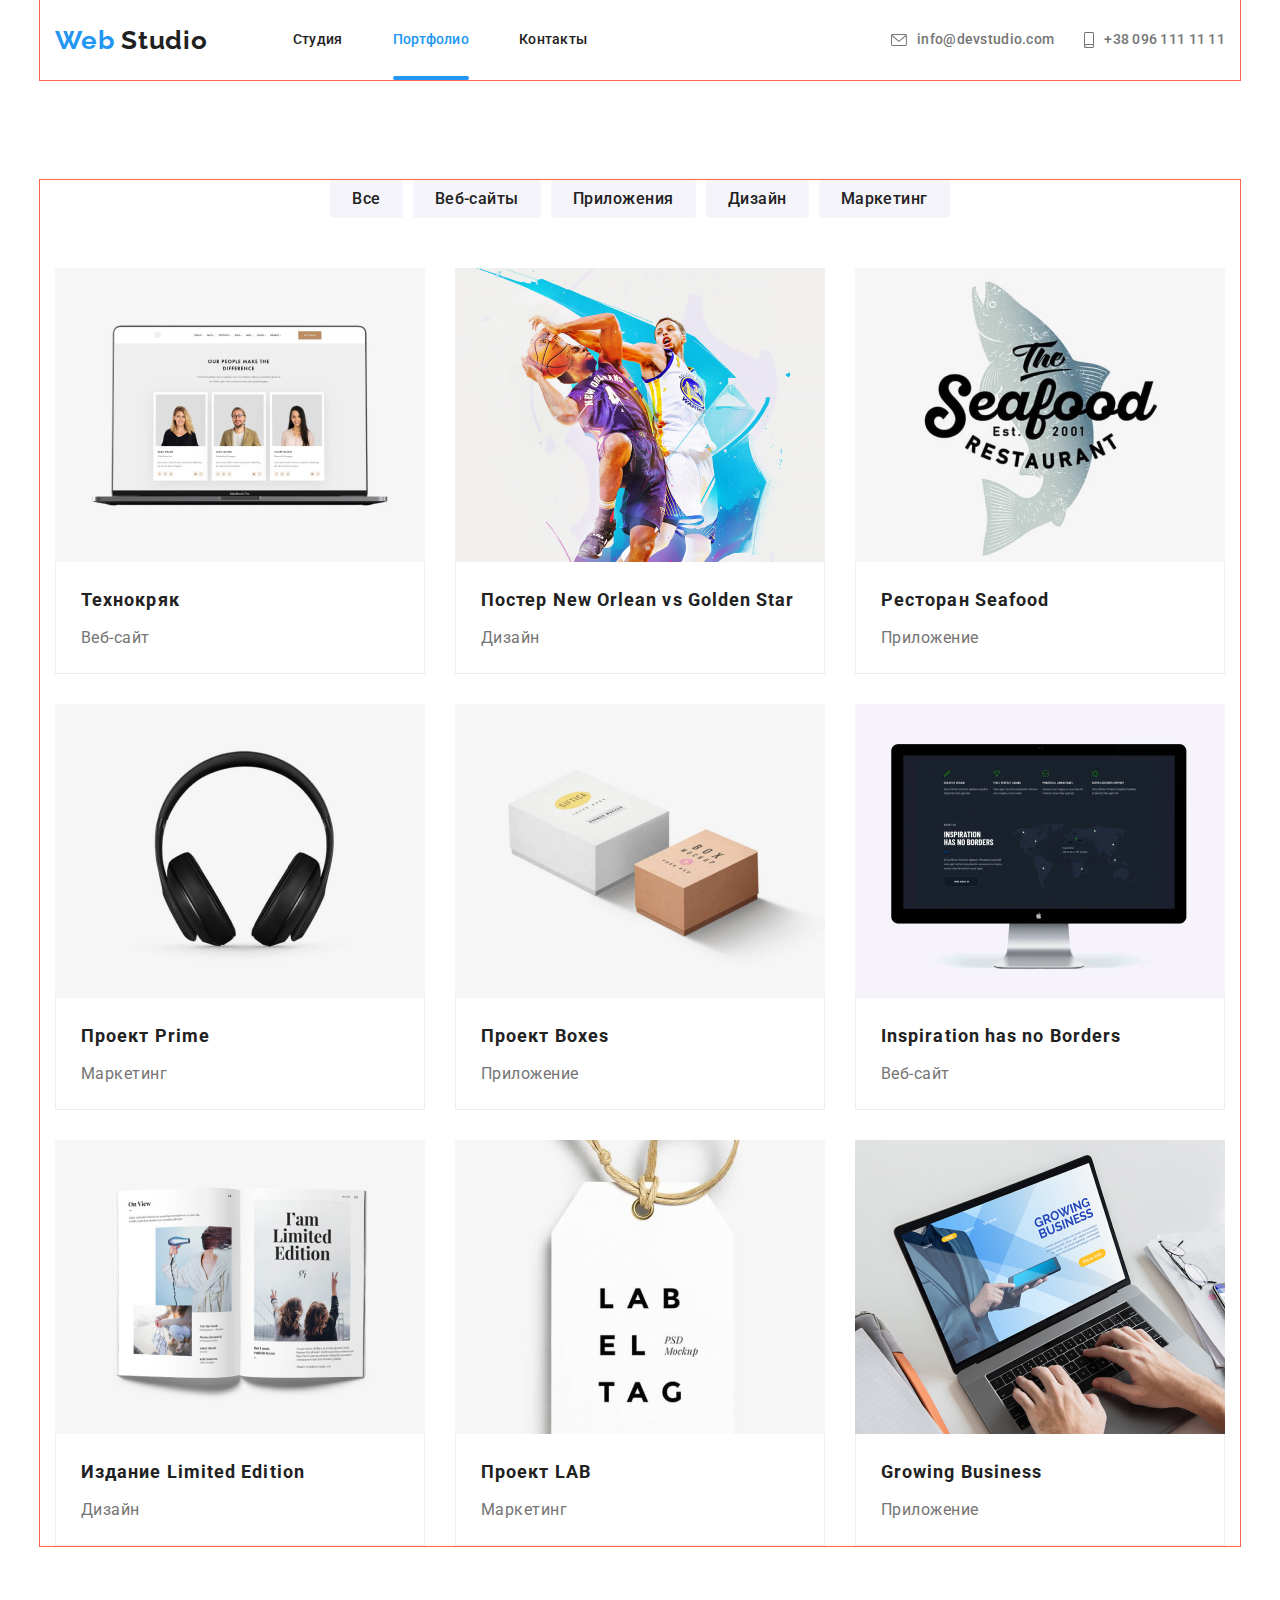
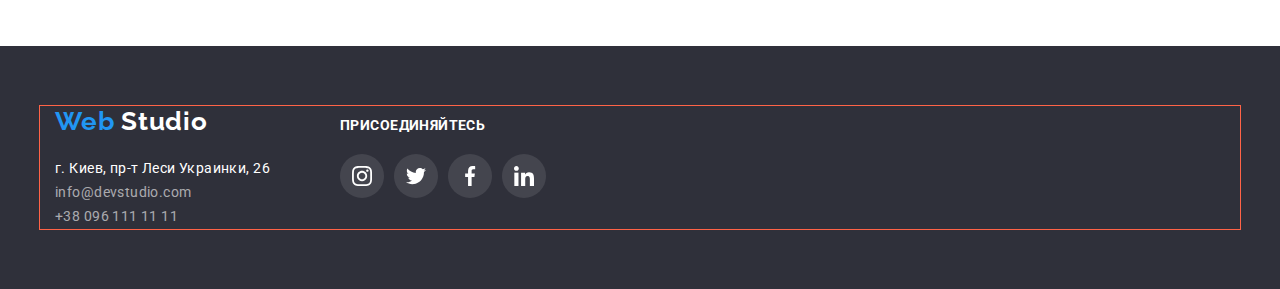
<file: portfolio.html>
<!DOCTYPE html>
<html lang="ru">
  <head>
    <meta charset="UTF-8" />
    <meta name="viewport" content="width=device-width, initial-scale=1.0" />
    <title>Портфолио</title>
    <link
      href="https://fonts.googleapis.com/css2?family=Raleway:wght@400;700&family=Roboto:wght@400;500;700;900&display=swap"
      rel="stylesheet"
    />
    <link rel="stylesheet" href="./css/normalize.css" />
    <link rel="stylesheet" href="./css/styles.css" />
  </head>

  <body>
    <header class="page-header">
      <!--Main Navigation-->

      <div class="container top-nav">
        <nav class="navigation">
          
            <!-- <li class="menu-item-studio"> -->
              <a href="./index.html" class="main-logo">
                <span class="logo-web">Web</span>
                <span class="logo-studio">Studio</span>
              </a>
            </li>
          <ul class="site-nav">  
            <li class="menu-item">
              <a href="./index.html" class="link">Студия</a>
            </li>
            <li class="menu-item">
              <a href="./portfolio.html" class="link currant">Портфолио</a>
            </li>
            <li class="menu-item"><a href="#" class="link">Контакты</a></li>
          </ul>
        </nav>

        <!--Contacts-->

        <address class="adress-top">
          <ul class="menu-contacts">
            <li class="mail">
              <a
                href="mailto:info@devstudio.com"
                class="contacts"
                aria-label="написать письмо"
              >
                <svg class="sprite-envelope" width="16px" , height="12px">
                  <use href="./images/svg/test2/test2.svg#envelope"></use>
                </svg>
                info@devstudio.com</a
              >
            </li>
            <li class="phone">
              <a
                href="tel:+380961111111"
                class="contacts"
                aria-label="позвонить"
              >
                <svg class="sprite-smartphone" width="10px" , height="16px">
                  <use href="./images/svg/test2/test2.svg#smartphone"></use>
                </svg>
                +38 096 111 11 11</a
              >
            </li>
          </ul>
        </address>
      </div>
    </header>

    <!--Section-->
    <main>
      <section class="section-portfolio">
        <div class="container">
          <h1 hidden>Наше портфолио проектов</h1>
          <ul class="portfolio-nav">
            <li class="item">
              <button type="button" class="button-portfolio">Все</button>
            </li>
            <li class="item">
              <button type="button" class="button-portfolio">Веб-сайты</button>
            </li>
            <li class="item">
              <button type="button" class="button-portfolio">Приложения</button>
            </li>
            <li class="item">
              <button type="button" class="button-portfolio">Дизайн</button>
            </li>
            <li class="item">
              <button type="button" class="button-portfolio">Маркетинг</button>
            </li>
          </ul>

          <!--cards-->
          <ul class="portfolio">
            <li class="item portfolio-item">
              <a href="#" class="link-portfolio">
                <div class="example-card">
                  <img
                    src="./images/jpg/p.1.tehno.jpg"
                    alt="Веб-сайт"
                    width="370"
                    class="example"
                  />
                  <p class="portfolio-description card-overlay">
                    Технокряк это современная площадка распространения
                    коронавируса. Компании используют эту платформу для цифрового
                    шпионажа и атак на защищённые сервера конкурентов.
                  </p>
                </div>
                <div class="discription">
                  <h2 class="portfolio-title">Технокряк</h2>
                  <p class="portfolio-group">Веб-сайт</p>
                </div>                
              </a>
            </li>
            <li class="item portfolio-item">
              <a href="#" class="link-portfolio">
                <div class="example-card">
                  <img src="./images/jpg/p.2.neworlean.jpg" alt="Веб-сайт" width="370" class="example" />
                  <p class="portfolio-description card-overlay">
                    Технокряк это современная площадка распространения
                    коронавируса. Компании используют эту платформу для цифрового
                    шпионажа и атак на защищённые сервера конкурентов.
                  </p>
                </div>
                <div class="discription">
                  <h2 class="portfolio-title">Постер New Orlean vs Golden Star</h2>
                  <p class="portfolio-group">Дизайн</p>
                </div>
              </a>
            </li>
            <li class="item portfolio-item">
              <a href="#" class="link-portfolio">
                <div class="example-card">
                  <img src="./images/jpg/p.3.seafood.jpg" alt="Веб-сайт" width="370" class="example" />
                  <p class="portfolio-description card-overlay">
                    Технокряк это современная площадка распространения
                    коронавируса. Компании используют эту платформу для цифрового
                    шпионажа и атак на защищённые сервера конкурентов.
                  </p>
                </div>
                <div class="discription">
                  <h2 class="portfolio-title">Ресторан Seafood</h2>
                  <p class="portfolio-group">Приложение</p>
                </div>
              </a>
            </li>
            <li class="item portfolio-item">
              <a href="#" class="link-portfolio">
                <div class="example-card">
                  <img src="./images/jpg/p.4.prime.jpg" alt="Веб-сайт" width="370" class="example" />
                  <p class="portfolio-description card-overlay">
                    Технокряк это современная площадка распространения
                    коронавируса. Компании используют эту платформу для цифрового
                    шпионажа и атак на защищённые сервера конкурентов.
                  </p>
                </div>
                <div class="discription">
                  <h2 class="portfolio-title">Проект Prime</h2>
                  <p class="portfolio-group">Маркетинг</p>
                </div>
              </a>
            </li>
            <li class="item portfolio-item">
              <a href="#" class="link-portfolio">
                <div class="example-card">
                  <img src="./images/jpg/p.5.boxes.jpg" alt="Веб-сайт" width="370" class="example" />
                  <p class="portfolio-description card-overlay">
                    Технокряк это современная площадка распространения
                    коронавируса. Компании используют эту платформу для цифрового
                    шпионажа и атак на защищённые сервера конкурентов.
                  </p>
                </div>
                <div class="discription">
                  <h2 class="portfolio-title">Проект Boxes</h2>
                  <p class="portfolio-group">Приложение</p>
                </div>
              </a>
            </li>
            <li class="item portfolio-item">
              <a href="#" class="link-portfolio">
                <div class="example-card">
                  <img src="./images/jpg/p.6.borders.jpg" alt="Веб-сайт" width="370" class="example" />
                  <p class="portfolio-description card-overlay">
                    Технокряк это современная площадка распространения
                    коронавируса. Компании используют эту платформу для цифрового
                    шпионажа и атак на защищённые сервера конкурентов.
                  </p>
                </div>
                <div class="discription">
                  <h2 class="portfolio-title">Inspiration has no Borders</h2>
                  <p class="portfolio-group">Веб-сайт</p>
                </div>
              </a>
            </li>
            <li class="item portfolio-item">
              <a href="#" class="link-portfolio">
                <div class="example-card">
                  <img src="./images/jpg/p.7.limited.jpg" alt="Веб-сайт" width="370" class="example" />
                  <p class="portfolio-description card-overlay">
                    Технокряк это современная площадка распространения
                    коронавируса. Компании используют эту платформу для цифрового
                    шпионажа и атак на защищённые сервера конкурентов.
                  </p>
                </div>
                <div class="discription">
                  <h2 class="portfolio-title">Издание Limited Edition</h2>
                  <p class="portfolio-group">Дизайн</p>
                </div>
              </a>
            </li>
            <li class="item portfolio-item">
              <a href="#" class="link-portfolio">
                <div class="example-card">
                  <img src="./images/jpg/p.8.lab.jpg" alt="Веб-сайт" width="370" class="example" />
                  <p class="portfolio-description card-overlay">
                    Технокряк это современная площадка распространения
                    коронавируса. Компании используют эту платформу для цифрового
                    шпионажа и атак на защищённые сервера конкурентов.
                  </p>
                </div>
                <div class="discription">
                  <h2 class="portfolio-title">Проект LAB</h2>
                  <p class="portfolio-group">Маркетинг</p>
                </div>
              </a>
            </li>
            <li class="item portfolio-item">
              <a href="#" class="link-portfolio">
                <div class="example-card">
                  <img src="./images/jpg/p.9.basiness.jpg" alt="Веб-сайт" width="370" class="example" />
                  <p class="portfolio-description card-overlay">
                    Технокряк это современная площадка распространения
                    коронавируса. Компании используют эту платформу для цифрового
                    шпионажа и атак на защищённые сервера конкурентов.
                  </p>
                </div>
                <div class="discription">
                  <h2 class="portfolio-title">Growing Business</h2>
                  <p class="portfolio-group">Приложение</p>
                </div>
              </a>
            </li>
          </ul>
        </div>
      </section>
    </main>

    <!--Footer-->
    <footer class="footer">
      <div class="container footer-flexbox">
        <!--adress section-->

        <div class="basement">
          <a href="" class="footer-logo">
            <span class="blue">Web</span>
            Studio
          </a>
          
          <span class="footer-adress">г. Киев, пр-т Леси Украинки, 26 </span
          ><br />
          <span class="email">info@devstudio.com </span><br />
          <span class="phone">+38 096 111 11 11 </span><br />
        </div>

        <!-- Social -->
        <div class="footer-form">
          <div class="slogan footer-flexbox">Присоединяйтесь</div>
          <ul class="footer-list">
            <li class="icon-list">
              <a
                href="https://www.instagram.com/"
                target="_blank"
                rel="noopener noreferrer"
                aria-label="ссылка Инстаграм"
                class="icon-footer"
              >
                <svg class="smm-icon" width="20" height="20">
                  <use href="./images/svg/test2/test2.svg#instagram"></use>
                </svg>
              </a>
            </li>
            <li class="icon-list">
              <a
                href="https://twitter.com/"
                target="_blank"
                rel="noopener noreferrer"
                aria-label="ссылка Твиттер"
                class="icon-footer"
              >
                <svg class="smm-icon" width="20" height="20">
                  <use href="./images/svg/test2/test2.svg#twitter"></use>
                </svg>
              </a>
            </li>
            <li class="icon-list">
              <a
                href="https://facebook.com/"
                target="_blank"
                rel="noopener noreferrer"
                aria-label="ссылка Фейсбук"
                class="icon-footer"
              >
                <svg class="smm-icon" width="20" height="20">
                  <use href="./images/svg/test2/test2.svg#facebook"></use>
                </svg>
              </a>
            </li>
            <li class="icon-list">
              <a
                href="https://www.linkedin.com/"
                target="_blank"
                rel="noopener noreferrer"
                aria-label="ссылка Линкедин"
                class="icon-footer"
              >
                <svg class="smm-icon" width="20" height="20">
                  <use href="./images/svg/test2/test2.svg#linkedin"></use>
                </svg>
              </a>
            </li>
          </ul>
        </div>
        <!-- <div>
          <div class="slogan footer-flexbox">
            Подпишитесь на рассылку
          </div>
          <input type="text" />
          <button type="button" class="button">Подписаться</button>
        </div> -->
      </div>
    </footer>
  </body>
</html>
</file>
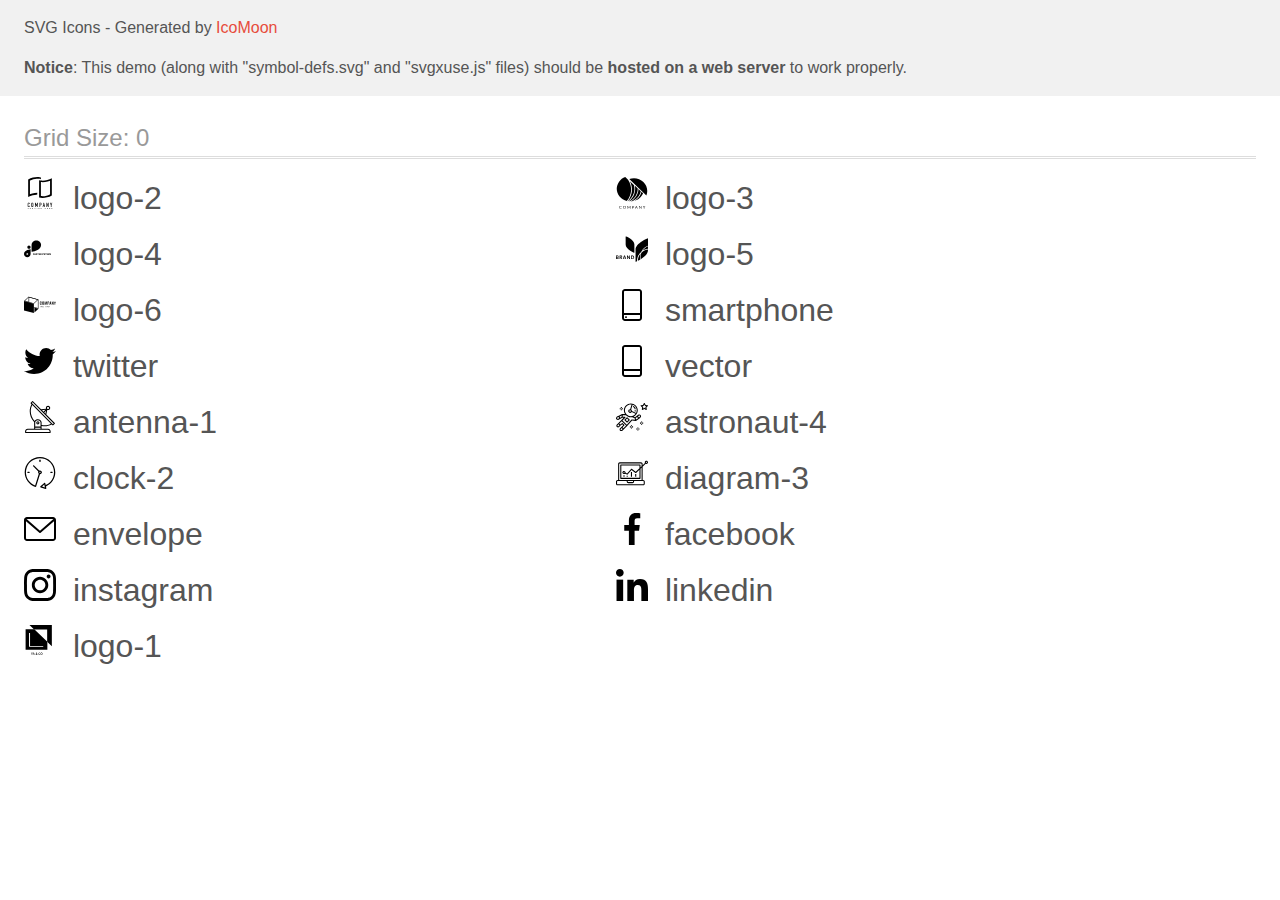
<file: images/svg/icomoon (1)/demo-external-svg.html>
<!doctype html>
<html>
<head>
    <title>IcoMoon - SVG Icons</title>
    <meta charset="utf-8">
    <meta name="viewport" content="width=device-width, initial-scale=1">
    <link rel="stylesheet" href="demo-files/demo.css">
    <link rel="stylesheet" href="style.css">
</head>
<body>
<header class="bgc1 clearfix">
<div class="mhl">
    <p>SVG Icons - Generated by <a href="https://icomoon.io/app">IcoMoon</a></p><p><strong>Notice</strong>: This demo (along with "symbol-defs.svg" and "svgxuse.js" files) should be <b>hosted on a web server</b> to work properly.</p>
</div>
</header>
    <div class="clearfix mhl ptl">
        <h1 class="mvm mtn fgc1">Grid Size: 0</h1>
        <div class="glyph fs1">
            <div class="clearfix pbs">
                <svg class="icon logo-2"><use xlink:href="symbol-defs.svg#logo-2"></use></svg><span class="name"> logo-2</span>
            </div>
        </div>
        <div class="glyph fs1">
            <div class="clearfix pbs">
                <svg class="icon logo-3"><use xlink:href="symbol-defs.svg#logo-3"></use></svg><span class="name"> logo-3</span>
            </div>
        </div>
        <div class="glyph fs1">
            <div class="clearfix pbs">
                <svg class="icon logo-4"><use xlink:href="symbol-defs.svg#logo-4"></use></svg><span class="name"> logo-4</span>
            </div>
        </div>
        <div class="glyph fs1">
            <div class="clearfix pbs">
                <svg class="icon logo-5"><use xlink:href="symbol-defs.svg#logo-5"></use></svg><span class="name"> logo-5</span>
            </div>
        </div>
        <div class="glyph fs1">
            <div class="clearfix pbs">
                <svg class="icon logo-6"><use xlink:href="symbol-defs.svg#logo-6"></use></svg><span class="name"> logo-6</span>
            </div>
        </div>
        <div class="glyph fs1">
            <div class="clearfix pbs">
                <svg class="icon smartphone"><use xlink:href="symbol-defs.svg#smartphone"></use></svg><span class="name"> smartphone</span>
            </div>
        </div>
        <div class="glyph fs1">
            <div class="clearfix pbs">
                <svg class="icon twitter"><use xlink:href="symbol-defs.svg#twitter"></use></svg><span class="name"> twitter</span>
            </div>
        </div>
        <div class="glyph fs1">
            <div class="clearfix pbs">
                <svg class="icon vector"><use xlink:href="symbol-defs.svg#vector"></use></svg><span class="name"> vector</span>
            </div>
        </div>
        <div class="glyph fs1">
            <div class="clearfix pbs">
                <svg class="icon antenna-1"><use xlink:href="symbol-defs.svg#antenna-1"></use></svg><span class="name"> antenna-1</span>
            </div>
        </div>
        <div class="glyph fs1">
            <div class="clearfix pbs">
                <svg class="icon astronaut-4"><use xlink:href="symbol-defs.svg#astronaut-4"></use></svg><span class="name"> astronaut-4</span>
            </div>
        </div>
        <div class="glyph fs1">
            <div class="clearfix pbs">
                <svg class="icon clock-2"><use xlink:href="symbol-defs.svg#clock-2"></use></svg><span class="name"> clock-2</span>
            </div>
        </div>
        <div class="glyph fs1">
            <div class="clearfix pbs">
                <svg class="icon diagram-3"><use xlink:href="symbol-defs.svg#diagram-3"></use></svg><span class="name"> diagram-3</span>
            </div>
        </div>
        <div class="glyph fs1">
            <div class="clearfix pbs">
                <svg class="icon envelope"><use xlink:href="symbol-defs.svg#envelope"></use></svg><span class="name"> envelope</span>
            </div>
        </div>
        <div class="glyph fs1">
            <div class="clearfix pbs">
                <svg class="icon facebook"><use xlink:href="symbol-defs.svg#facebook"></use></svg><span class="name"> facebook</span>
            </div>
        </div>
        <div class="glyph fs1">
            <div class="clearfix pbs">
                <svg class="icon instagram"><use xlink:href="symbol-defs.svg#instagram"></use></svg><span class="name"> instagram</span>
            </div>
        </div>
        <div class="glyph fs1">
            <div class="clearfix pbs">
                <svg class="icon linkedin"><use xlink:href="symbol-defs.svg#linkedin"></use></svg><span class="name"> linkedin</span>
            </div>
        </div>
        <div class="glyph fs1">
            <div class="clearfix pbs">
                <svg class="icon logo-1"><use xlink:href="symbol-defs.svg#logo-1"></use></svg><span class="name"> logo-1</span>
            </div>
        </div>
  </div>
<script defer src="svgxuse.js"></script>
</body>
</html>
</file>
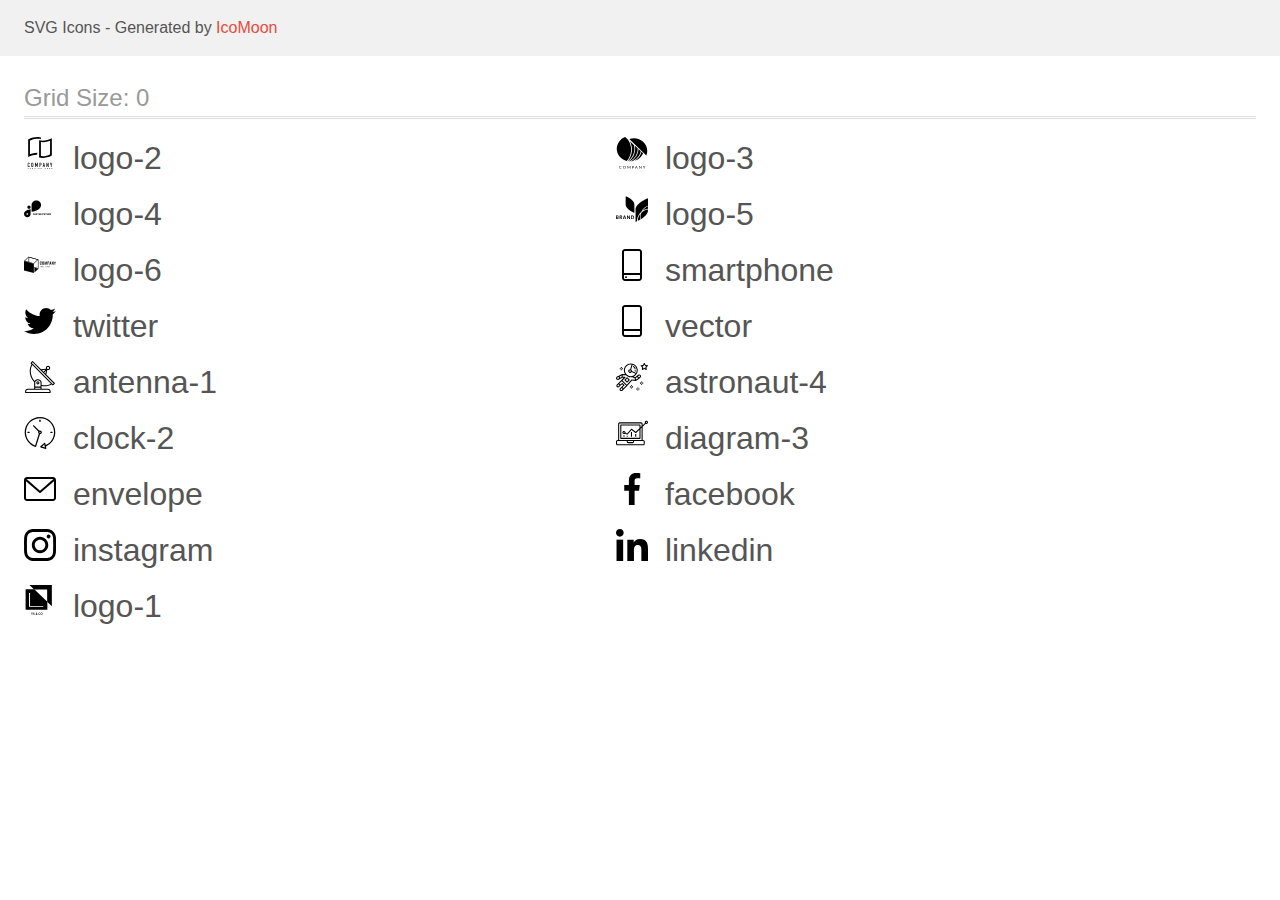
<file: images/svg/icomoon (1)/demo.html>
<!doctype html>
<html>
<head>
    <title>IcoMoon - SVG Icons</title>
    <meta charset="utf-8">
    <meta name="viewport" content="width=device-width, initial-scale=1">
    <link rel="stylesheet" href="demo-files/demo.css">
    <link rel="stylesheet" href="style.css">
</head>
<body>
<svg aria-hidden="true" style="position: absolute; width: 0; height: 0; overflow: hidden;" version="1.1" xmlns="http://www.w3.org/2000/svg" xmlns:xlink="http://www.w3.org/1999/xlink">
<defs>
<symbol id="logo-2" viewBox="0 0 32 32">
<path d="M14.14 1.806h0.084c0.156 0 0.324 0.016 0.49 0.030 0.734 0.052 1.463 0.162 2.179 0.329v-1.762c-0.738-0.185-1.491-0.305-2.25-0.358-0.288-0.022-0.595-0.036-0.909-0.044h-0.263c-1.523 0.006-3.039 0.201-4.515 0.582-1.68 0.419-3.293 1.075-4.79 1.948v17.475c1.442-0.783 2.976-1.381 4.566-1.779 1.256-0.32 2.539-0.517 3.833-0.588h0.051c0.216-0.011 0.433-0.017 0.655-0.019v-1.79c-1.681 0.022-3.353 0.244-4.982 0.662-0.602 0.157-1.185 0.325-1.731 0.513l-0.623 0.211v-13.625l0.266-0.128c2.032-0.963 4.229-1.524 6.471-1.651 0.019-0.001 0.037-0.001 0.056 0 0.248-0.013 0.497-0.019 0.741-0.019h0.28c0.129 0.003 0.258 0.006 0.388 0.014z"></path>
<path d="M18.53 3.651c-0.409 0-0.814-0.014-1.205-0.044-0.467-0.034-0.947-0.091-1.401-0.167-0.277-0.047-0.55-0.103-0.814-0.164v17.275c1.12 0.277 2.271 0.413 3.425 0.404 1.523-0.006 3.039-0.201 4.515-0.581 1.68-0.42 3.294-1.075 4.792-1.948v-17.163c-1.442 0.783-2.975 1.381-4.564 1.781-1.551 0.398-3.145 0.603-4.747 0.609zM25.437 3.95l0.623-0.21v13.63l-0.266 0.128c-1.021 0.486-2.087 0.869-3.184 1.144-1.331 0.344-2.7 0.522-4.074 0.527-0.411 0-0.819-0.017-1.214-0.052l-0.427-0.038v-14.017l0.497 0.033c0.361 0.023 0.735 0.034 1.141 0.034 1.745-0.006 3.482-0.229 5.173-0.663 0.581-0.153 1.158-0.325 1.731-0.518z"></path>
<path d="M5.377 25.977c-0.090-0.093-0.197-0.166-0.317-0.214s-0.247-0.071-0.376-0.066c-0.137-0.002-0.273 0.024-0.4 0.075-0.117 0.046-0.222 0.116-0.311 0.205s-0.156 0.196-0.201 0.313c-0.049 0.123-0.073 0.254-0.072 0.387v2.335c-0.006 0.165 0.026 0.328 0.092 0.479 0.055 0.12 0.135 0.226 0.234 0.313 0.093 0.079 0.203 0.135 0.321 0.166 0.114 0.032 0.231 0.048 0.349 0.049 0.13 0.001 0.259-0.027 0.377-0.081 0.117-0.051 0.222-0.124 0.311-0.216 0.087-0.091 0.156-0.197 0.204-0.313 0.050-0.118 0.075-0.244 0.075-0.372v-0.261h-0.61v0.208c0.002 0.071-0.010 0.142-0.036 0.208-0.020 0.050-0.050 0.095-0.089 0.131-0.038 0.031-0.081 0.053-0.128 0.067-0.041 0.014-0.084 0.021-0.128 0.022-0.054 0.006-0.11-0.002-0.16-0.024s-0.094-0.057-0.126-0.101c-0.058-0.094-0.086-0.203-0.081-0.313v-2.177c-0.004-0.121 0.022-0.241 0.075-0.349 0.032-0.049 0.077-0.089 0.129-0.114s0.112-0.034 0.17-0.027c0.053-0.002 0.105 0.009 0.152 0.032s0.089 0.057 0.12 0.099c0.068 0.090 0.104 0.2 0.101 0.313v0.202h0.604v-0.238c0.001-0.14-0.024-0.278-0.075-0.408-0.045-0.122-0.114-0.234-0.204-0.329z"></path>
<path d="M9.002 25.95c-0.195-0.164-0.44-0.255-0.694-0.257-0.124 0-0.248 0.023-0.364 0.066-0.119 0.042-0.228 0.107-0.322 0.191-0.101 0.091-0.182 0.202-0.237 0.327-0.061 0.143-0.092 0.297-0.089 0.452v2.239c-0.004 0.158 0.026 0.314 0.089 0.459 0.055 0.12 0.136 0.227 0.237 0.313 0.093 0.087 0.203 0.154 0.322 0.197 0.117 0.043 0.24 0.065 0.364 0.066s0.248-0.023 0.364-0.066c0.121-0.044 0.233-0.111 0.33-0.197 0.097-0.087 0.176-0.194 0.23-0.313 0.063-0.145 0.093-0.301 0.089-0.459v-2.239c0.003-0.155-0.027-0.31-0.089-0.452-0.054-0.123-0.133-0.235-0.23-0.327zM8.717 28.969c0.005 0.060-0.003 0.12-0.024 0.176s-0.054 0.107-0.097 0.148c-0.081 0.068-0.182 0.105-0.287 0.105s-0.207-0.037-0.287-0.105c-0.043-0.041-0.076-0.092-0.097-0.148s-0.029-0.116-0.024-0.176v-2.239c-0.005-0.060 0.003-0.12 0.024-0.176s0.054-0.107 0.097-0.148c0.081-0.068 0.182-0.105 0.287-0.105s0.207 0.037 0.287 0.105c0.043 0.041 0.076 0.092 0.097 0.148s0.029 0.116 0.024 0.176v2.239z"></path>
<path d="M13.764 29.969v-4.239h-0.587l-0.771 2.244h-0.011l-0.777-2.244h-0.581v4.239h0.606v-2.579h0.011l0.593 1.823h0.302l0.598-1.823h0.011v2.579h0.606z"></path>
<path d="M17.205 26.027c-0.093-0.105-0.211-0.184-0.342-0.232-0.142-0.046-0.29-0.068-0.439-0.066h-0.9v4.239h0.604v-1.656h0.311c0.188 0.009 0.376-0.031 0.545-0.116 0.137-0.076 0.252-0.188 0.332-0.324 0.070-0.113 0.117-0.238 0.139-0.369 0.024-0.16 0.035-0.321 0.033-0.482 0.006-0.204-0.014-0.407-0.059-0.606-0.040-0.147-0.117-0.281-0.223-0.39zM16.894 27.319c-0.003 0.077-0.022 0.152-0.056 0.221-0.035 0.065-0.089 0.117-0.156 0.149-0.089 0.040-0.187 0.058-0.285 0.053h-0.276v-1.441h0.311c0.094-0.005 0.187 0.014 0.273 0.053 0.062 0.036 0.112 0.091 0.142 0.157 0.033 0.074 0.051 0.155 0.053 0.236 0 0.089 0 0.183 0 0.282s0.006 0.2 0 0.291h-0.006z"></path>
<path d="M20.066 25.73h-0.495l-0.934 4.239h0.604l0.177-0.911h0.823l0.177 0.911h0.604l-0.957-4.239zM19.509 28.481l0.297-1.537h0.011l0.296 1.537h-0.604z"></path>
<path d="M23.969 28.284h-0.011l-0.912-2.554h-0.581v4.239h0.604v-2.549h0.012l0.923 2.549h0.568v-4.239h-0.604v2.554z"></path>
<path d="M27.66 25.73l-0.486 1.685h-0.012l-0.486-1.685h-0.64l0.83 2.447v1.792h0.604v-1.792l0.83-2.447h-0.64z"></path>
<path d="M3.692 31.166h0.291v0.817h0.198v-0.817h0.29v-0.167h-0.778v0.167z"></path>
<path d="M6.14 30.998l-0.381 0.984h0.21l0.081-0.224h0.392l0.084 0.224h0.215l-0.391-0.984h-0.21zM6.108 31.593l0.134-0.365 0.134 0.365h-0.268z"></path>
<path d="M8.559 31.62h0.227v0.127c-0.066 0.053-0.149 0.082-0.233 0.083-0.040 0.002-0.079-0.005-0.116-0.021s-0.068-0.041-0.093-0.072c-0.052-0.075-0.078-0.165-0.073-0.257 0-0.219 0.095-0.329 0.283-0.329 0.050-0.005 0.099 0.008 0.14 0.037s0.070 0.071 0.082 0.12l0.195-0.038c-0.042-0.192-0.181-0.289-0.417-0.289-0.127-0.003-0.25 0.042-0.344 0.127-0.050 0.049-0.088 0.108-0.112 0.174s-0.034 0.135-0.029 0.205c-0.006 0.135 0.039 0.267 0.126 0.369 0.048 0.050 0.107 0.088 0.171 0.113s0.134 0.035 0.203 0.031c0.154 0.004 0.304-0.052 0.417-0.157v-0.388h-0.427v0.166z"></path>
<path d="M11.029 30.998h-0.199v0.984h0.69v-0.167h-0.49v-0.817z"></path>
<path d="M13.118 30.998h-0.199v0.984h0.199v-0.984z"></path>
<path d="M15.161 31.656l-0.403-0.657h-0.193v0.984h0.185v-0.643l0.395 0.643h0.198v-0.984h-0.182v0.657z"></path>
<path d="M17.007 31.549h0.49v-0.167h-0.49v-0.216h0.528v-0.167h-0.727v0.984h0.747v-0.167h-0.548v-0.266z"></path>
<path d="M21.484 31.387h-0.388v-0.388h-0.198v0.984h0.198v-0.43h0.388v0.43h0.198v-0.984h-0.198v0.388z"></path>
<path d="M23.342 31.549h0.492v-0.167h-0.492v-0.216h0.529v-0.167h-0.727v0.984h0.746v-0.167h-0.548v-0.266z"></path>
<path d="M25.86 31.549c0.171-0.027 0.258-0.117 0.258-0.274 0.005-0.042-0.001-0.084-0.018-0.123s-0.044-0.072-0.078-0.096c-0.089-0.045-0.189-0.065-0.288-0.058h-0.417v0.984h0.198v-0.412h0.039c0.042-0.003 0.084 0.005 0.123 0.022 0.029 0.018 0.053 0.043 0.070 0.072l0.215 0.313h0.237l-0.12-0.192c-0.053-0.095-0.128-0.176-0.218-0.236zM25.661 31.413h-0.146v-0.247h0.156c0.068-0.005 0.136 0.002 0.201 0.023 0.014 0.013 0.026 0.029 0.033 0.046s0.011 0.037 0.010 0.056c-0.001 0.019-0.006 0.038-0.015 0.055s-0.022 0.032-0.037 0.043c-0.065 0.020-0.133 0.028-0.201 0.023z"></path>
<path d="M27.76 31.549h0.49v-0.167h-0.49v-0.216h0.529v-0.167h-0.729v0.984h0.747v-0.167h-0.548v-0.266z"></path>
</symbol>
<symbol id="logo-3" viewBox="0 0 32 32">
<path d="M5.466 31.103c0.011 0 0.022 0.003 0.032 0.007s0.019 0.011 0.027 0.018l0.153 0.161c-0.119 0.13-0.266 0.234-0.431 0.305-0.193 0.077-0.401 0.115-0.611 0.109-0.197 0.004-0.392-0.031-0.574-0.102-0.164-0.065-0.312-0.164-0.433-0.288-0.123-0.129-0.218-0.28-0.279-0.445-0.067-0.184-0.1-0.377-0.098-0.571-0.003-0.195 0.033-0.39 0.105-0.573 0.067-0.166 0.168-0.317 0.297-0.445 0.131-0.126 0.287-0.224 0.459-0.29 0.189-0.070 0.389-0.104 0.591-0.102 0.188-0.004 0.375 0.027 0.549 0.093 0.152 0.063 0.291 0.15 0.412 0.257l-0.128 0.171c-0.009 0.012-0.020 0.023-0.033 0.031-0.015 0.010-0.033 0.014-0.052 0.013-0.020-0.001-0.039-0.008-0.056-0.018l-0.069-0.046-0.096-0.058c-0.041-0.022-0.084-0.041-0.128-0.057-0.057-0.019-0.115-0.035-0.174-0.046-0.075-0.013-0.151-0.019-0.228-0.018-0.146-0.002-0.29 0.024-0.425 0.077-0.126 0.048-0.239 0.122-0.333 0.215-0.095 0.099-0.169 0.216-0.216 0.343-0.054 0.145-0.080 0.298-0.078 0.452-0.002 0.156 0.024 0.312 0.078 0.46 0.047 0.126 0.119 0.242 0.212 0.341 0.088 0.093 0.196 0.165 0.318 0.212 0.125 0.049 0.259 0.074 0.394 0.073 0.078 0.001 0.156-0.004 0.234-0.015 0.126-0.015 0.247-0.056 0.354-0.122 0.054-0.034 0.104-0.072 0.151-0.113 0.020-0.018 0.046-0.028 0.073-0.029z"></path>
<path d="M9.888 30.296c0.002 0.194-0.033 0.386-0.103 0.567-0.062 0.165-0.161 0.315-0.288 0.44s-0.282 0.224-0.452 0.289c-0.375 0.136-0.789 0.136-1.164 0-0.169-0.066-0.323-0.165-0.45-0.29-0.128-0.128-0.227-0.279-0.291-0.445-0.138-0.367-0.138-0.769 0-1.136 0.065-0.166 0.164-0.317 0.291-0.447 0.128-0.121 0.281-0.216 0.45-0.279 0.374-0.139 0.79-0.139 1.164 0 0.17 0.066 0.324 0.165 0.452 0.29 0.126 0.127 0.224 0.276 0.289 0.44 0.071 0.183 0.106 0.376 0.103 0.571zM9.486 30.296c0.003-0.155-0.022-0.309-0.073-0.456-0.043-0.126-0.113-0.242-0.205-0.341-0.090-0.094-0.2-0.167-0.323-0.215-0.272-0.1-0.574-0.1-0.846 0-0.123 0.048-0.234 0.121-0.324 0.215-0.093 0.098-0.164 0.215-0.207 0.341-0.097 0.297-0.097 0.615 0 0.912 0.043 0.126 0.114 0.242 0.207 0.341 0.090 0.093 0.2 0.166 0.324 0.213 0.273 0.097 0.573 0.097 0.846 0 0.123-0.047 0.234-0.12 0.323-0.213 0.092-0.099 0.162-0.215 0.205-0.341 0.051-0.147 0.076-0.301 0.073-0.456z"></path>
<path d="M12.905 30.774l0.040 0.102c0.015-0.036 0.029-0.069 0.044-0.102 0.015-0.034 0.031-0.068 0.050-0.1l0.978-1.694c0.019-0.029 0.036-0.047 0.056-0.053 0.026-0.008 0.053-0.011 0.080-0.009h0.289v2.755h-0.343v-2.026c0-0.026 0-0.055 0-0.086-0.002-0.032-0.002-0.063 0-0.095l-0.984 1.718c-0.012 0.026-0.032 0.047-0.058 0.063s-0.054 0.023-0.084 0.023h-0.056c-0.030 0-0.059-0.007-0.084-0.023s-0.045-0.037-0.057-0.063l-1.013-1.729c0 0.033 0 0.066 0 0.099s0 0.062 0 0.088v2.026h-0.331v-2.75h0.289c0.027-0.002 0.054 0.002 0.080 0.009 0.024 0.011 0.043 0.030 0.054 0.053l0.999 1.696c0.020 0.031 0.036 0.064 0.050 0.098z"></path>
<path d="M16.586 30.638v1.032h-0.383v-2.752h0.854c0.161-0.003 0.322 0.017 0.477 0.060 0.124 0.033 0.239 0.092 0.337 0.171 0.085 0.075 0.151 0.167 0.191 0.27 0.045 0.112 0.067 0.232 0.065 0.352 0.002 0.121-0.022 0.24-0.071 0.352-0.046 0.106-0.117 0.2-0.207 0.275-0.098 0.083-0.214 0.145-0.339 0.182-0.149 0.045-0.305 0.067-0.461 0.064l-0.463-0.007zM16.586 30.342h0.463c0.101 0.001 0.201-0.013 0.297-0.042 0.079-0.025 0.152-0.066 0.214-0.119 0.058-0.050 0.102-0.113 0.13-0.182 0.031-0.074 0.047-0.152 0.046-0.232 0.004-0.076-0.009-0.153-0.038-0.224s-0.075-0.135-0.134-0.188c-0.146-0.109-0.33-0.162-0.515-0.148h-0.463v1.134z"></path>
<path d="M21.731 31.673h-0.302c-0.030 0.001-0.060-0.008-0.084-0.026-0.022-0.017-0.039-0.039-0.050-0.064l-0.26-0.666h-1.307l-0.27 0.666c-0.010 0.024-0.026 0.046-0.048 0.062-0.024 0.019-0.055 0.028-0.086 0.027h-0.302l1.148-2.756h0.398l1.164 2.756zM19.836 30.65h1.080l-0.456-1.122c-0.035-0.084-0.064-0.171-0.086-0.259l-0.044 0.144c-0.013 0.044-0.029 0.084-0.042 0.117l-0.452 1.12z"></path>
<path d="M23.385 28.931c0.023 0.012 0.043 0.029 0.057 0.049l1.675 2.077c0-0.033 0-0.066 0-0.097s0-0.062 0-0.091v-1.951h0.343v2.756h-0.191c-0.027 0.001-0.054-0.005-0.078-0.016-0.024-0.013-0.044-0.030-0.061-0.051l-1.673-2.075c0.002 0.032 0.002 0.063 0 0.095 0 0.031 0 0.058 0 0.084v1.964h-0.343v-2.756h0.203c0.024-0.001 0.047 0.004 0.069 0.013z"></path>
<path d="M28.281 30.577v1.094h-0.383v-1.094l-1.059-1.66h0.343c0.029-0.002 0.059 0.007 0.082 0.024 0.021 0.018 0.038 0.039 0.052 0.062l0.662 1.071c0.027 0.046 0.050 0.088 0.069 0.128s0.034 0.078 0.048 0.117l0.050-0.119c0.019-0.043 0.040-0.085 0.065-0.126l0.653-1.078c0.014-0.021 0.030-0.041 0.050-0.058 0.023-0.019 0.052-0.029 0.082-0.027h0.346l-1.060 1.667z"></path>
<path d="M12.715 24.293c0.167 0.020 0.335 0.036 0.505 0.051 2.583-1.101 4.768-2.902 6.282-5.18s2.29-4.929 2.231-7.624l-2.846-2.712c0.579 2.869 0.308 5.836-0.782 8.567s-2.956 5.12-5.389 6.898z"></path>
<path d="M11.699 24.167l0.077 0.015c2.6-1.772 4.583-4.247 5.691-7.104s1.292-5.965 0.526-8.922l-4.054-3.862c1.64 3.175 2.3 6.728 1.903 10.246s-1.833 6.857-4.143 9.628z"></path>
<path d="M25.448 14.725c-0.689 2.961-2.362 5.632-4.77 7.616-0.703 0.582-1.462 1.101-2.266 1.55 1.961-0.549 3.764-1.52 5.269-2.838s2.672-2.947 3.412-4.763l-1.644-1.565z"></path>
<path d="M24.803 14.289l-2.341-2.23c-0.045 2.543-0.803 5.028-2.197 7.197s-3.372 3.943-5.729 5.137h0.011c0.525-0 1.050-0.030 1.572-0.089 2.203-0.857 4.148-2.219 5.664-3.967s2.553-3.825 3.021-6.047z"></path>
<path d="M12.038 2.664l-2.793-2.664c-2.497 0.919-4.644 2.535-6.161 4.636s-2.332 4.589-2.34 7.139v0c0.009 2.818 1.005 5.552 2.829 7.77s4.372 3.793 7.242 4.476c2.561-2.973 4.061-6.647 4.281-10.488s-0.851-7.648-3.058-10.869z"></path>
<path d="M31.256 13.878c-0.010-3.343-1.409-6.546-3.89-8.91s-5.843-3.696-9.352-3.706c-1.621-0.002-3.229 0.283-4.741 0.841l17.099 16.291c0.586-1.44 0.885-2.971 0.884-4.515z"></path>
</symbol>
<symbol id="logo-4" viewBox="0 0 32 32">
<path d="M4.961 12.532h-0.001c-0.905 0-1.639 0.715-1.639 1.597v0.001c0 0.882 0.734 1.597 1.639 1.597h0.001c0.905 0 1.638-0.715 1.638-1.597v-0.001c0-0.882-0.734-1.597-1.638-1.597z"></path>
<path d="M17.055 12.022c-0.003-1.225-0.503-2.399-1.392-3.265s-2.093-1.354-3.35-1.357v0c-1.257 0.002-2.462 0.49-3.351 1.356s-1.39 2.041-1.392 3.266v6.754c0 0 9.484-1.029 9.485-6.753v-0.001z"></path>
<path d="M-0 20.993c0.002 0.852 0.351 1.669 0.969 2.272s1.456 0.942 2.331 0.945c0.874-0.002 1.712-0.342 2.33-0.945s0.967-1.419 0.969-2.271v-4.7c0 0-6.599 0.717-6.599 4.699zM3.3 21.835c-0.171 0-0.338-0.049-0.48-0.142s-0.253-0.224-0.318-0.378-0.083-0.323-0.049-0.487c0.033-0.163 0.116-0.313 0.236-0.431s0.275-0.198 0.442-0.23c0.168-0.032 0.341-0.016 0.499 0.048s0.293 0.172 0.388 0.31c0.095 0.138 0.146 0.301 0.146 0.468 0 0.111-0.022 0.221-0.065 0.323s-0.107 0.196-0.187 0.274c-0.080 0.079-0.176 0.141-0.281 0.183s-0.218 0.064-0.331 0.064v-0.003z"></path>
<path d="M10.036 21.312h-0.675v0.697h-0.352v-1.706h1.111v0.285h-0.759v0.441h0.675v0.284zM11.725 21.195c0 0.168-0.030 0.315-0.089 0.442s-0.145 0.224-0.255 0.293c-0.11 0.069-0.237 0.103-0.38 0.103-0.141 0-0.268-0.034-0.379-0.102s-0.197-0.165-0.258-0.291c-0.061-0.127-0.092-0.272-0.093-0.436v-0.084c0-0.168 0.030-0.316 0.090-0.443s0.146-0.226 0.257-0.294c0.111-0.069 0.238-0.103 0.38-0.103s0.268 0.034 0.378 0.103c0.111 0.068 0.197 0.166 0.257 0.294s0.091 0.275 0.091 0.442v0.076zM11.369 21.118c0-0.179-0.032-0.315-0.096-0.408s-0.155-0.139-0.274-0.139c-0.118 0-0.209 0.046-0.273 0.138s-0.096 0.226-0.097 0.403v0.083c0 0.174 0.032 0.309 0.096 0.405s0.156 0.144 0.277 0.144c0.118 0 0.209-0.046 0.272-0.138s0.095-0.228 0.096-0.405v-0.083zM12.866 21.562c0-0.066-0.023-0.117-0.070-0.152s-0.131-0.073-0.253-0.112c-0.122-0.040-0.218-0.079-0.289-0.117-0.194-0.105-0.291-0.246-0.291-0.423 0-0.092 0.026-0.174 0.077-0.246s0.127-0.129 0.224-0.17c0.098-0.041 0.207-0.061 0.328-0.061s0.23 0.022 0.326 0.067c0.095 0.044 0.169 0.106 0.221 0.186s0.080 0.172 0.080 0.274h-0.352c0-0.078-0.025-0.139-0.074-0.182s-0.118-0.066-0.207-0.066c-0.086 0-0.153 0.018-0.2 0.055s-0.071 0.084-0.071 0.143c0 0.055 0.028 0.102 0.083 0.139s0.139 0.073 0.247 0.105c0.2 0.060 0.346 0.135 0.437 0.224s0.137 0.2 0.137 0.333c0 0.148-0.056 0.264-0.168 0.348s-0.262 0.125-0.451 0.125c-0.131 0-0.251-0.024-0.359-0.071s-0.19-0.114-0.247-0.198c-0.056-0.084-0.084-0.18-0.084-0.291h0.353c0 0.188 0.112 0.282 0.337 0.282 0.084 0 0.149-0.017 0.196-0.050s0.070-0.082 0.070-0.143zM14.742 20.588h-0.523v1.421h-0.352v-1.421h-0.516v-0.285h1.39v0.285zM15.97 21.27h-0.675v0.457h0.792v0.282h-1.144v-1.706h1.141v0.285h-0.79v0.407h0.675v0.275zM16.925 21.385h-0.28v0.625h-0.352v-1.706h0.634c0.202 0 0.357 0.045 0.466 0.135s0.164 0.217 0.164 0.381c0 0.116-0.025 0.214-0.076 0.292s-0.126 0.139-0.229 0.185l0.369 0.697v0.016h-0.377l-0.32-0.625zM16.645 21.1h0.284c0.088 0 0.157-0.022 0.205-0.067s0.073-0.107 0.073-0.186c0-0.080-0.023-0.144-0.069-0.19s-0.115-0.069-0.21-0.069h-0.282v0.512zM18.775 21.409v0.601h-0.352v-1.706h0.666c0.128 0 0.241 0.023 0.338 0.070s0.173 0.114 0.225 0.2c0.052 0.086 0.079 0.184 0.079 0.294 0 0.167-0.057 0.299-0.172 0.396s-0.272 0.144-0.475 0.144h-0.308zM18.775 21.124h0.314c0.093 0 0.164-0.022 0.212-0.066s0.074-0.106 0.074-0.187c0-0.084-0.025-0.151-0.074-0.203s-0.117-0.078-0.204-0.080h-0.322v0.536zM21 21.27h-0.675v0.457h0.792v0.282h-1.144v-1.706h1.141v0.285h-0.79v0.407h0.675v0.275zM22.631 20.588h-0.523v1.421h-0.352v-1.421h-0.516v-0.285h1.39v0.285zM23.859 21.27h-0.675v0.457h0.792v0.282h-1.144v-1.706h1.141v0.285h-0.79v0.407h0.675v0.275zM24.814 21.385h-0.28v0.625h-0.352v-1.706h0.634c0.202 0 0.357 0.045 0.466 0.135s0.164 0.217 0.164 0.381c0 0.116-0.025 0.214-0.076 0.292s-0.126 0.139-0.228 0.185l0.369 0.697v0.016h-0.377l-0.32-0.625zM24.534 21.1h0.284c0.088 0 0.157-0.022 0.205-0.067s0.073-0.107 0.073-0.186c0-0.080-0.023-0.144-0.069-0.19s-0.115-0.069-0.21-0.069h-0.282v0.512zM26.6 21.562c0-0.066-0.023-0.117-0.070-0.152s-0.131-0.073-0.253-0.112c-0.122-0.040-0.218-0.079-0.289-0.117-0.194-0.105-0.291-0.246-0.291-0.423 0-0.092 0.026-0.174 0.077-0.246s0.127-0.129 0.224-0.17c0.098-0.041 0.207-0.061 0.328-0.061s0.23 0.022 0.326 0.067c0.095 0.044 0.169 0.106 0.221 0.186s0.080 0.172 0.080 0.274h-0.352c0-0.078-0.025-0.139-0.074-0.182s-0.118-0.066-0.207-0.066c-0.086 0-0.153 0.018-0.2 0.055s-0.071 0.084-0.071 0.143c0 0.055 0.028 0.102 0.083 0.139s0.139 0.073 0.247 0.105c0.2 0.060 0.346 0.135 0.437 0.224s0.137 0.2 0.137 0.333c0 0.148-0.056 0.264-0.168 0.348s-0.262 0.125-0.451 0.125c-0.131 0-0.251-0.024-0.359-0.071s-0.19-0.114-0.247-0.198c-0.056-0.084-0.084-0.18-0.084-0.291h0.353c0 0.188 0.112 0.282 0.337 0.282 0.084 0 0.149-0.017 0.196-0.050s0.070-0.082 0.070-0.143z"></path>
</symbol>
<symbol id="logo-5" viewBox="0 0 32 32">
<path d="M2.434 24.557c0.125 0.155 0.191 0.349 0.188 0.548 0.006 0.13-0.016 0.26-0.067 0.379s-0.127 0.227-0.224 0.313c-0.242 0.184-0.542 0.273-0.845 0.253h-1.486v-3.474h1.455c0.287-0.019 0.572 0.062 0.806 0.231 0.094 0.079 0.168 0.179 0.217 0.292s0.071 0.235 0.065 0.358c0.009 0.192-0.051 0.38-0.169 0.531-0.113 0.138-0.269 0.234-0.443 0.271 0.197 0.036 0.375 0.141 0.502 0.297zM0.691 24.033h0.622c0.141 0.011 0.282-0.030 0.396-0.115 0.047-0.043 0.083-0.095 0.106-0.154s0.032-0.122 0.027-0.185c0.004-0.063-0.005-0.126-0.028-0.185s-0.058-0.112-0.104-0.155c-0.117-0.087-0.262-0.129-0.407-0.117h-0.612v0.911zM1.77 25.365c0.050-0.044 0.089-0.098 0.115-0.159s0.037-0.128 0.032-0.194c0.004-0.067-0.008-0.134-0.034-0.196s-0.066-0.117-0.117-0.161c-0.122-0.091-0.271-0.135-0.423-0.126h-0.652v0.955h0.661c0.149 0.009 0.296-0.034 0.417-0.12z"></path>
<path d="M5.409 26.051l-0.81-1.358h-0.304v1.358h-0.696v-3.474h1.318c0.332-0.023 0.661 0.082 0.918 0.295 0.184 0.189 0.295 0.437 0.313 0.701s-0.058 0.525-0.215 0.737c-0.163 0.187-0.385 0.312-0.629 0.353l0.862 1.388h-0.757zM4.295 24.22h0.57c0.396 0 0.593-0.175 0.593-0.526 0.004-0.072-0.007-0.143-0.032-0.21s-0.064-0.128-0.114-0.18c-0.125-0.104-0.286-0.155-0.448-0.141h-0.576l0.007 1.057z"></path>
<path d="M9.215 25.352h-1.388l-0.245 0.699h-0.73l1.274-3.435h0.789l1.269 3.435h-0.73l-0.24-0.699zM9.029 24.826l-0.507-1.466-0.507 1.466h1.014z"></path>
<path d="M13.98 26.051h-0.691l-1.55-2.362v2.362h-0.69v-3.474h0.69l1.55 2.376v-2.376h0.691v3.474z"></path>
<path d="M17.925 25.219c-0.143 0.262-0.361 0.476-0.625 0.613-0.301 0.153-0.635 0.228-0.972 0.219h-1.231v-3.474h1.231c0.336-0.009 0.67 0.065 0.972 0.214 0.265 0.134 0.483 0.345 0.625 0.606 0.142 0.283 0.216 0.595 0.216 0.911s-0.074 0.629-0.216 0.911zM17.134 25.136c0.197-0.231 0.306-0.525 0.306-0.829s-0.108-0.598-0.306-0.829c-0.238-0.209-0.549-0.315-0.865-0.295h-0.48v2.249h0.48c0.316 0.020 0.627-0.086 0.865-0.295z"></path>
<path d="M9.648 3.254c0 0 8.923 3.382 8.734 8.277v8.278c0 0-8.916-3.384-8.73-8.278l-0.003-8.277z"></path>
<path d="M26.331 17.871c1.685-1.164 3.634-1.886 5.669-2.098v-2.591c-2.345 0.907-4.333 2.552-5.669 4.689z"></path>
<path d="M25.318 18.652c1.379-2.788 3.77-4.94 6.682-6.013v-7.467c0 0-12.707 4.818-12.439 11.788v11.786c0 0 0.566-0.215 1.457-0.619 0-0.377 0-0.757 0.041-1.139 0.263-3.236 1.795-6.234 4.259-8.336z"></path>
<path d="M24.11 23.030c0.067-0.817 0.216-1.626 0.445-2.413-1.534 1.815-2.464 4.067-2.657 6.44-0.019 0.224-0.029 0.448-0.034 0.679 0.722-0.348 1.562-0.782 2.444-1.293-0.225-1.123-0.292-2.271-0.198-3.413z"></path>
<path d="M24.615 23.073c-0.085 1.032-0.032 2.072 0.157 3.090 3.472-2.086 7.373-5.308 7.223-9.203v-0.339c-2.48 0.279-4.801 1.367-6.606 3.099-0.422 1.073-0.683 2.203-0.774 3.353z"></path>
</symbol>
<symbol id="logo-6" viewBox="0 0 32 32">
<path d="M16.086 15.408c-0.15-0.219-0.222-0.479-0.205-0.74v-1.072c0-0.329 0.068-0.579 0.204-0.749s0.37-0.256 0.701-0.255c0.311 0 0.532 0.073 0.663 0.218 0.142 0.186 0.212 0.413 0.196 0.641v0.252h-0.557v-0.255c0.002-0.084-0.003-0.167-0.016-0.25-0.008-0.057-0.036-0.109-0.080-0.148-0.057-0.043-0.129-0.063-0.202-0.058-0.076-0.005-0.152 0.016-0.212 0.061-0.049 0.044-0.081 0.101-0.092 0.164-0.016 0.088-0.023 0.176-0.022 0.265v1.301c-0.009 0.126 0.016 0.251 0.071 0.365 0.028 0.039 0.066 0.069 0.111 0.089s0.095 0.026 0.144 0.021c0.071 0.006 0.142-0.016 0.197-0.059 0.045-0.043 0.075-0.098 0.083-0.158 0.013-0.086 0.019-0.174 0.017-0.261v-0.264h0.557v0.241c0.016 0.239-0.052 0.476-0.192 0.674-0.128 0.159-0.346 0.239-0.666 0.239s-0.562-0.085-0.7-0.262z"></path>
<path d="M18.404 15.419c-0.141-0.167-0.211-0.41-0.211-0.732v-1.128c0-0.319 0.070-0.56 0.211-0.723s0.376-0.245 0.705-0.244c0.327 0 0.561 0.081 0.702 0.244s0.212 0.405 0.212 0.723v1.128c0 0.319-0.071 0.563-0.214 0.731s-0.376 0.252-0.699 0.252c-0.324 0-0.564-0.085-0.705-0.251zM19.368 15.148c0.050-0.105 0.073-0.219 0.067-0.334v-1.381c0.006-0.113-0.016-0.225-0.066-0.327-0.028-0.039-0.068-0.071-0.114-0.090s-0.097-0.026-0.147-0.019c-0.050-0.007-0.101 0-0.147 0.019s-0.086 0.050-0.114 0.090c-0.051 0.102-0.074 0.215-0.067 0.327v1.388c-0.007 0.115 0.016 0.229 0.067 0.334 0.032 0.035 0.073 0.063 0.117 0.083s0.094 0.029 0.143 0.029 0.098-0.010 0.143-0.029c0.045-0.019 0.085-0.048 0.117-0.083v-0.007z"></path>
<path d="M20.692 12.624h0.599l0.451 2.081 0.461-2.081h0.583l0.059 3.004h-0.431l-0.046-2.088-0.445 2.088h-0.346l-0.461-2.095-0.043 2.095h-0.436l0.054-3.004z"></path>
<path d="M23.517 12.624h0.933c0.538 0 0.807 0.284 0.807 0.853 0 0.545-0.283 0.817-0.849 0.816h-0.318v1.335h-0.576l0.003-3.004zM24.314 13.908c0.057 0.007 0.115 0.002 0.169-0.014s0.105-0.044 0.147-0.080c0.066-0.101 0.095-0.221 0.083-0.339 0.003-0.092-0.006-0.183-0.028-0.273-0.008-0.030-0.023-0.058-0.042-0.082s-0.044-0.045-0.073-0.060c-0.080-0.036-0.168-0.053-0.257-0.048h-0.224v0.898h0.224z"></path>
<path d="M26.088 12.624h0.619l0.635 3.004h-0.537l-0.126-0.693h-0.552l-0.129 0.693h-0.545l0.635-3.004zM26.617 14.588l-0.215-1.261-0.215 1.261h0.431z"></path>
<path d="M27.854 12.624h0.403l0.772 1.714v-1.714h0.478v3.004h-0.384l-0.777-1.789v1.789h-0.494l0.001-3.004z"></path>
<path d="M30.628 14.483l-0.642-1.854h0.54l0.392 1.191 0.368-1.191h0.529l-0.634 1.854v1.145h-0.553v-1.145z"></path>
<path d="M16.976 16.942v0.157h-0.47v1.221h-0.197v-1.221h-0.472v-0.157h1.14z"></path>
<path d="M18.45 18.32h-0.152c-0.015 0.001-0.031-0.004-0.043-0.013-0.012-0.008-0.020-0.019-0.025-0.032l-0.136-0.327h-0.652l-0.136 0.327c-0.004 0.014-0.011 0.026-0.021 0.037-0.012 0.009-0.027 0.014-0.043 0.013h-0.152l0.576-1.378h0.201l0.583 1.372zM17.496 17.808h0.544l-0.23-0.561c-0.017-0.042-0.031-0.086-0.043-0.13-0.008 0.026-0.015 0.051-0.022 0.073l-0.021 0.058-0.228 0.56z"></path>
<path d="M19.443 18.184c0.036 0.002 0.072 0.002 0.108 0 0.031-0.003 0.062-0.009 0.092-0.016 0.028-0.007 0.056-0.015 0.083-0.025 0.025-0.010 0.051-0.022 0.077-0.034v-0.31h-0.23c-0.006 0-0.011-0-0.017-0.002s-0.010-0.005-0.014-0.009c-0.004-0.003-0.007-0.007-0.009-0.011s-0.003-0.009-0.003-0.014v-0.106h0.447v0.528c-0.037 0.025-0.075 0.047-0.115 0.065s-0.084 0.035-0.128 0.047c-0.047 0.013-0.095 0.023-0.144 0.028-0.056 0.006-0.112 0.009-0.168 0.009-0.099 0.001-0.198-0.017-0.29-0.051-0.086-0.033-0.165-0.082-0.23-0.144-0.064-0.063-0.115-0.137-0.149-0.218-0.036-0.091-0.054-0.188-0.053-0.286-0.001-0.098 0.016-0.196 0.052-0.288 0.033-0.082 0.084-0.156 0.149-0.218s0.144-0.111 0.23-0.143c0.099-0.035 0.203-0.053 0.309-0.051 0.054-0 0.107 0.004 0.16 0.012 0.047 0.007 0.093 0.019 0.137 0.035 0.040 0.014 0.079 0.033 0.115 0.055 0.035 0.022 0.069 0.046 0.1 0.072l-0.055 0.085c-0.004 0.008-0.011 0.014-0.019 0.019s-0.017 0.007-0.026 0.007c-0.013-0-0.025-0.004-0.036-0.011-0.017-0.009-0.036-0.020-0.056-0.033-0.025-0.015-0.050-0.027-0.077-0.037-0.034-0.013-0.070-0.023-0.106-0.031-0.048-0.008-0.097-0.012-0.146-0.012-0.076-0.001-0.151 0.012-0.222 0.038-0.064 0.024-0.122 0.062-0.169 0.109-0.048 0.050-0.084 0.108-0.107 0.171-0.052 0.149-0.052 0.31 0 0.459 0.025 0.065 0.064 0.124 0.115 0.173 0.047 0.047 0.105 0.084 0.168 0.109 0.073 0.024 0.151 0.033 0.228 0.027z"></path>
<path d="M21.28 18.162h0.629v0.157h-0.822v-1.378h0.197l-0.005 1.221z"></path>
<path d="M22.564 18.319h-0.197v-1.378h0.197v1.378z"></path>
<path d="M23.297 16.948c0.012 0.006 0.022 0.015 0.030 0.025l0.842 1.039c-0.001-0.016-0.001-0.033 0-0.049 0-0.015 0-0.031 0-0.045v-0.982h0.172v1.383h-0.099c-0.015 0.001-0.029-0.002-0.043-0.008-0.012-0.007-0.023-0.016-0.031-0.026l-0.841-1.037c0 0.016 0 0.032 0 0.047s0 0.029 0 0.043v0.982h-0.165v-1.378h0.103c0.011 0 0.022 0.002 0.032 0.007z"></path>
<path d="M25.791 16.942v0.152h-0.698v0.455h0.566v0.146h-0.566v0.47h0.698v0.152h-0.901v-1.375h0.901z"></path>
<path d="M5.143 8.433l8.75 2.352v8.242l-8.75-2.351v-8.243zM4.582 7.73v9.346l9.871 2.654v-9.345l-9.871-2.655z"></path>
<path d="M9.872 24.068l-9.872-2.656v-9.345l9.872 2.655v9.346z"></path>
<path d="M4.745 8.327l8.636 2.322-3.672 3.478-8.637-2.324 3.674-3.477zM4.582 7.73l-4.582 4.337 9.872 2.655 4.581-4.337-9.871-2.655z"></path>
<path d="M10.427 23.543l4.025-3.811-4.025-1.083v4.895z"></path>
</symbol>
<symbol id="smartphone" viewBox="0 0 32 32">
<path d="M23 0h-14c-1.654 0-3 1.346-3 3v26c0 1.654 1.346 3 3 3h14c1.654 0 3-1.346 3-3v-26c0-1.654-1.346-3-3-3zM9 2h14c0.552 0 1 0.448 1 1v21h-16v-21c0-0.552 0.448-1 1-1zM23 30h-14c-0.552 0-1-0.448-1-1v-3h16v3c0 0.552-0.448 1-1 1z"></path>
<path d="M10.707 27.478c0.39 0.365 0.39 0.956 0 1.321s-1.024 0.365-1.414 0c-0.39-0.365-0.39-0.956 0-1.321s1.024-0.365 1.414 0z"></path>
</symbol>
<symbol id="twitter" viewBox="0 0 32 32">
<path d="M32 6.078c-1.19 0.522-2.458 0.868-3.78 1.036 1.36-0.812 2.398-2.088 2.886-3.626-1.268 0.756-2.668 1.29-4.16 1.588-1.204-1.282-2.92-2.076-4.792-2.076-3.632 0-6.556 2.948-6.556 6.562 0 0.52 0.044 1.020 0.152 1.496-5.454-0.266-10.28-2.88-13.522-6.862-0.566 0.982-0.898 2.106-0.898 3.316 0 2.272 1.17 4.286 2.914 5.452-1.054-0.020-2.088-0.326-2.964-0.808 0 0.020 0 0.046 0 0.072 0 3.188 2.274 5.836 5.256 6.446-0.534 0.146-1.116 0.216-1.72 0.216-0.42 0-0.844-0.024-1.242-0.112 0.85 2.598 3.262 4.508 6.13 4.57-2.232 1.746-5.066 2.798-8.134 2.798-0.538 0-1.054-0.024-1.57-0.090 2.906 1.874 6.35 2.944 10.064 2.944 12.072 0 18.672-10 18.672-18.668 0-0.29-0.010-0.57-0.024-0.848 1.302-0.924 2.396-2.078 3.288-3.406z"></path>
</symbol>
<symbol id="vector" viewBox="0 0 32 32">
<path d="M23 0h-14c-1.654 0-3 1.346-3 3v26c0 1.654 1.346 3 3 3h14c1.654 0 3-1.346 3-3v-26c0-1.654-1.346-3-3-3zM9 2h14c0.552 0 1 0.448 1 1v21h-16v-21c0-0.552 0.448-1 1-1zM23 30h-14c-0.552 0-1-0.448-1-1v-3h16v3c0 0.552-0.448 1-1 1z"></path>
</symbol>
<symbol id="antenna-1" viewBox="0 0 32 32">
<path d="M30.773 22.098l-8.443-8.505 0.937-4.615c0.242 0.094 0.499 0.144 0.758 0.146h0.006c1.192 0.014 2.17-0.941 2.184-2.133s-0.941-2.17-2.133-2.184c-1.192-0.014-2.17 0.941-2.184 2.133-0.003 0.255 0.039 0.509 0.125 0.749l-4.96 0.605-8.091-8.133c-0.099-0.101-0.235-0.159-0.377-0.16-0.14 0.001-0.274 0.056-0.373 0.155l-1.513 1.504c-0.208 0.208-0.208 0.546 0 0.754l0.814 0.826c-3.153 5.798-2.129 12.978 2.519 17.663 0.043 0.041 0.092 0.074 0.146 0.098-0.034 0.18-0.051 0.364-0.052 0.547v6.187h-6.4c-1.472 0.002-2.665 1.195-2.667 2.667v1.067c0 0.295 0.239 0.533 0.533 0.533h24.533c0.295 0 0.533-0.239 0.533-0.533v-1.067c-0.002-1.472-1.195-2.665-2.667-2.667h-6.4v-2.742c1.003 0.21 2.024 0.317 3.049 0.32 2.458-0.003 4.877-0.615 7.040-1.783l0.818 0.823c0.099 0.101 0.235 0.159 0.377 0.16 0.14-0.001 0.274-0.056 0.373-0.155l1.512-1.504c0.208-0.208 0.208-0.546 0-0.754zM23.28 6.233c0.418-0.415 1.093-0.414 1.508 0.004s0.414 1.093-0.004 1.508c-0.2 0.199-0.47 0.31-0.752 0.31h-0.003c-0.589-0.003-1.064-0.483-1.061-1.072 0.001-0.282 0.114-0.552 0.314-0.751h-0.002zM22.024 9.738l-0.598 2.946-1.175-1.182 1.774-1.763zM21.418 8.836l-1.92 1.909-1.485-1.493 3.405-0.415zM24.004 28.8c0.884 0 1.6 0.716 1.6 1.6v0.533h-23.467v-0.533c0-0.884 0.716-1.6 1.6-1.6h20.267zM16.537 26.667v1.067h-5.333v-1.067h5.333zM11.204 25.6v-4.053c0-1.294 1.196-2.347 2.667-2.347s2.667 1.053 2.667 2.347v4.053h-5.333zM17.604 23.904v-2.357c0-1.882-1.675-3.413-3.733-3.413-1.331-0.020-2.576 0.657-3.281 1.786-4.058-4.274-4.971-10.645-2.279-15.887l18.602 18.708c-2.872 1.461-6.165 1.873-9.309 1.163zM28.893 23.22l-21.057-21.181 0.755-0.752 7.935 7.98c0.004 0 0.006 0.007 0.010 0.010l13.115 13.191-0.757 0.752z"></path>
<path d="M13.876 20.267h-0.005c-0.884-0.001-1.601 0.714-1.602 1.598s0.714 1.601 1.598 1.602h0.005c0.884 0.001 1.601-0.714 1.602-1.598s-0.714-1.601-1.598-1.602zM14.249 22.245c-0.1 0.1-0.236 0.156-0.378 0.155-0.295-0.002-0.532-0.242-0.53-0.536 0.001-0.141 0.057-0.276 0.157-0.375s0.233-0.154 0.373-0.155c0.295 0.002 0.532 0.241 0.531 0.536-0.001 0.141-0.057 0.276-0.157 0.375h0.005z"></path>
</symbol>
<symbol id="astronaut-4" viewBox="0 0 32 32">
<path d="M31.974 4.524c-0.063-0.193-0.229-0.333-0.43-0.363l-1.91-0.278-0.855-1.731c-0.179-0.365-0.777-0.365-0.956 0l-0.855 1.731-1.91 0.278c-0.201 0.029-0.367 0.17-0.431 0.363-0.062 0.193-0.011 0.405 0.135 0.547l1.383 1.348-0.326 1.903c-0.034 0.2 0.048 0.402 0.212 0.522 0.166 0.121 0.382 0.135 0.562 0.040l1.709-0.899 1.709 0.899c0.078 0.041 0.164 0.061 0.249 0.061 0.11 0 0.221-0.034 0.314-0.102 0.164-0.119 0.246-0.322 0.212-0.522l-0.326-1.903 1.383-1.348c0.145-0.142 0.197-0.354 0.135-0.547zM29.511 5.851c-0.125 0.122-0.183 0.299-0.153 0.472l0.191 1.114-1-0.526c-0.078-0.041-0.163-0.061-0.249-0.061s-0.17 0.020-0.249 0.061l-1.001 0.526 0.191-1.114c0.030-0.173-0.028-0.349-0.153-0.472l-0.81-0.789 1.119-0.163c0.174-0.025 0.324-0.134 0.402-0.292l0.5-1.013 0.5 1.013c0.078 0.157 0.228 0.267 0.402 0.292l1.119 0.163-0.809 0.789z"></path>
<path d="M26.134 20.522h-1.067v1.067h1.067v-1.067z"></path>
<path d="M26.134 22.656h-1.067v1.067h1.067v-1.067z"></path>
<path d="M27.2 21.589h-1.067v1.067h1.067v-1.067z"></path>
<path d="M25.067 21.589h-1.067v1.067h1.067v-1.067z"></path>
<path d="M22.4 26.389h-1.067v1.067h1.067v-1.067z"></path>
<path d="M22.4 28.522h-1.067v1.067h1.067v-1.067z"></path>
<path d="M23.467 27.456h-1.067v1.067h1.067v-1.067z"></path>
<path d="M21.333 27.456h-1.067v1.067h1.067v-1.067z"></path>
<path d="M16 24.256h-1.067v1.067h1.067v-1.067z"></path>
<path d="M16 26.389h-1.067v1.067h1.067v-1.067z"></path>
<path d="M17.067 25.322h-1.067v1.067h1.067v-1.067z"></path>
<path d="M14.933 25.322h-1.067v1.067h1.067v-1.067z"></path>
<path d="M5.867 6.122h-1.067v1.067h1.067v-1.067z"></path>
<path d="M5.867 8.255h-1.067v1.067h1.067v-1.067z"></path>
<path d="M6.933 7.189h-1.067v1.067h1.067v-1.067z"></path>
<path d="M4.8 7.189h-1.067v1.067h1.067v-1.067z"></path>
<path d="M24.715 14.159c-0.287-0.388-0.709-0.637-1.188-0.705-0.481-0.068-0.956 0.058-1.34 0.352l-1.252 0.96-1.898 1.417-1.358-0.541c2.421-1.086 4.114-3.508 4.114-6.32 0-3.823-3.123-6.933-6.961-6.933s-6.961 3.11-6.961 6.933c0 1.386 0.414 2.674 1.12 3.758l-2.764-0.024c-0.002 0-0.003 0-0.005 0-0.009 0-0.015 0.004-0.023 0.005-0.053 0.002-0.105 0.013-0.155 0.031-0.013 0.005-0.026 0.008-0.038 0.013-0.006 0.003-0.013 0.003-0.019 0.006l-3.233 1.596c-0.001 0-0.001 0-0.001 0.001l-1.893 0.911c-0.021 0.009-0.042 0.021-0.063 0.035-0.755 0.502-1.012 1.489-0.598 2.295 0.22 0.429 0.595 0.745 1.056 0.889 0.178 0.055 0.359 0.083 0.539 0.083 0.29 0 0.577-0.071 0.839-0.211l1.388-0.738 2.264-1.169 1.357-0.008-5.442 5.416c-0.001 0.001-0.001 0.001-0.002 0.001l-1.339 1.333c-0.316 0.315-0.49 0.732-0.49 1.178s0.174 0.863 0.49 1.179c0.325 0.323 0.752 0.485 1.179 0.485s0.854-0.162 1.18-0.485l1.314-1.309 1.741-1.3 0.901 0.897-1.762 1.754c-0 0.001-0.001 0.001-0.002 0.001l-1.339 1.333c-0.316 0.315-0.49 0.732-0.49 1.178s0.174 0.863 0.49 1.179c0.325 0.323 0.753 0.485 1.18 0.485s0.855-0.162 1.18-0.485l3.482-3.467c0.001-0.001 0.001-0.001 0.001-0.002l1.010-1-0.004-0.004c0.006-0.006 0.015-0.009 0.022-0.015l5.166-5.658 3.471 0.494c0.025 0.004 0.050 0.005 0.075 0.005 0.065 0 0.127-0.015 0.187-0.038 0.018-0.006 0.033-0.015 0.050-0.023 0.019-0.010 0.039-0.015 0.058-0.027l3.213-2.133c0.012-0.008 0.018-0.021 0.029-0.029 0.013-0.010 0.029-0.014 0.041-0.026l1.271-1.191c0.662-0.62 0.753-1.635 0.212-2.362zM2.13 17.77c-0.173 0.093-0.37 0.111-0.558 0.052-0.187-0.058-0.338-0.186-0.427-0.358-0.161-0.314-0.068-0.695 0.214-0.902l1.314-0.632 0.449 1.313-0.992 0.527zM5.628 15.942l-1.548 0.8-0.439-1.283 2.027-1.001-0.040 1.484zM20.727 9.322c0 0.918-0.219 1.785-0.599 2.559l-4.181-1.899c-0.044-0.573-0.341-1.075-0.788-1.388l1.464-4.86c2.378 0.756 4.105 2.974 4.105 5.588zM8.938 9.322c0-3.235 2.644-5.867 5.894-5.867 0.253 0 0.5 0.021 0.745 0.052l-1.432 4.754c-0.019-0.001-0.037-0.006-0.057-0.006-1.033 0-1.873 0.837-1.873 1.867s0.84 1.867 1.873 1.867c0.694 0 1.294-0.383 1.618-0.945l3.862 1.755c-1.075 1.446-2.795 2.39-4.737 2.39-3.25 0-5.894-2.632-5.894-5.867zM14.894 10.122c0 0.441-0.362 0.8-0.806 0.8s-0.806-0.359-0.806-0.8c0-0.441 0.362-0.8 0.806-0.8s0.806 0.359 0.806 0.8zM2.465 25.146c-0.236 0.234-0.619 0.234-0.854 0.001-0.114-0.114-0.176-0.263-0.176-0.423s0.062-0.309 0.176-0.421l0.962-0.959 0.851 0.848-0.959 0.955zM5.679 28.88c-0.236 0.234-0.619 0.235-0.855 0.001-0.114-0.114-0.176-0.263-0.176-0.423s0.062-0.309 0.176-0.421l0.963-0.959 0.852 0.848-0.96 0.955zM9.16 25.411c-0.001 0-0.001 0-0.002 0.001l-1.765 1.76-0.852-0.848 1.763-1.755c0 0 0 0 0-0s0.001-0.001 0.002-0.001c0.040-0.040 0.065-0.088 0.090-0.135 0.007-0.014 0.020-0.026 0.026-0.040 0.017-0.041 0.019-0.085 0.026-0.129 0.003-0.025 0.014-0.047 0.014-0.073 0-0.036-0.013-0.070-0.020-0.106-0.006-0.032-0.006-0.065-0.019-0.095-0.020-0.050-0.055-0.094-0.091-0.138-0.010-0.012-0.014-0.027-0.025-0.038 0 0 0 0-0.001 0s-0.001-0.002-0.001-0.002l-1.607-1.6c-0.017-0.017-0.039-0.024-0.058-0.038-0.028-0.022-0.055-0.042-0.087-0.058-0.030-0.015-0.061-0.024-0.093-0.033-0.034-0.010-0.067-0.017-0.103-0.020-0.033-0.002-0.063 0.001-0.095 0.005-0.036 0.004-0.069 0.009-0.104 0.020-0.034 0.011-0.063 0.027-0.094 0.045-0.020 0.011-0.042 0.015-0.061 0.029l-1.773 1.324-0.901-0.897 2.399-2.386 4.361 4.289-0.928 0.919zM15.979 18.394c-0.015-0.002-0.030 0.004-0.045 0.003-0.039-0.002-0.076 0.001-0.115 0.007-0.030 0.005-0.059 0.011-0.088 0.021-0.034 0.012-0.065 0.028-0.097 0.047-0.030 0.018-0.057 0.037-0.083 0.061-0.013 0.011-0.028 0.017-0.040 0.029l-4.698 5.146-4.328-4.257 2.833-2.818c0.209-0.208 0.21-0.546 0.002-0.755-0.105-0.105-0.243-0.157-0.381-0.156v-0.001l-2.219 0.013 0.028-1.607 3.104 0.027c1.265 1.294 3.029 2.101 4.981 2.101 0.437 0 0.864-0.045 1.279-0.123 0.040 0.032 0.079 0.065 0.13 0.085l2.41 0.96 0.152 0.758 0.178 0.885-3.003-0.427zM20.020 18.572l-0.313-1.558 1.446-1.080 0.947 1.257-2.080 1.381zM23.774 15.741l-0.838 0.785-0.931-1.236 0.831-0.637c0.155-0.119 0.351-0.168 0.543-0.143 0.193 0.027 0.364 0.128 0.48 0.284 0.217 0.292 0.18 0.699-0.085 0.947z"></path>
<path d="M13.602 18.544l-2.143-2.133c-0.207-0.207-0.545-0.207-0.753 0l-2.142 2.133c-0.1 0.101-0.157 0.236-0.157 0.378s0.056 0.278 0.157 0.378l2.142 2.133c0.104 0.103 0.241 0.155 0.377 0.155s0.273-0.052 0.376-0.155l2.143-2.133c0.1-0.1 0.157-0.236 0.157-0.378s-0.057-0.278-0.157-0.378zM11.083 20.303l-1.387-1.381 1.387-1.381 1.387 1.381-1.387 1.381z"></path>
<path d="M17.164 5.071l-0.258 1.036c0.071 0.018 1.738 0.452 1.738 2.149h1.067c-0-2.017-1.666-2.965-2.547-3.185z"></path>
<path d="M19.711 9.322h-1.067v1.067h1.067v-1.067z"></path>
</symbol>
<symbol id="clock-2" viewBox="0 0 32 32">
<path d="M31.297 15.301c-0.002-8.452-6.855-15.303-15.308-15.301s-15.303 6.855-15.301 15.308c0.001 6.658 4.307 12.551 10.649 14.576 0.061 0.019 0.124 0.029 0.187 0.029 0.121-0 0.239-0.032 0.343-0.094 0.135-0.080 0.236-0.207 0.283-0.356l3.865-12.25c1.057-0.005 1.909-0.866 1.903-1.923s-0.866-1.909-1.923-1.903c-0.284 0.001-0.565 0.067-0.82 0.191l-5.106-5.107c-0.253-0.245-0.657-0.238-0.902 0.016-0.239 0.247-0.239 0.639 0 0.886l5.103 5.109c-0.392 0.799-0.168 1.764 0.536 2.309l-3.683 11.673c-7.278-2.681-11.004-10.754-8.323-18.032s10.754-11.004 18.032-8.323c7.278 2.681 11.004 10.754 8.324 18.032-1.31 3.556-4.001 6.431-7.462 7.973l-0.398-1.874c-0.073-0.344-0.411-0.565-0.756-0.492-0.109 0.023-0.209 0.074-0.292 0.148l-3.837 3.426c-0.263 0.234-0.287 0.637-0.052 0.9 0.076 0.085 0.174 0.149 0.283 0.184l4.899 1.563c0.335 0.108 0.694-0.077 0.802-0.412 0.034-0.106 0.040-0.219 0.017-0.328l-0.391-1.839c5.664-2.388 9.342-7.942 9.329-14.089zM15.992 14.664c0.352 0 0.638 0.286 0.638 0.638s-0.286 0.638-0.638 0.638c-0.352 0-0.638-0.285-0.638-0.638s0.285-0.638 0.638-0.638zM18.093 29.528l2.184-1.948 0.603 2.84-2.787-0.892z"></path>
<path d="M15.354 3.185v1.275c0 0.352 0.285 0.638 0.638 0.638s0.638-0.285 0.638-0.638v-1.275c0-0.352-0.286-0.638-0.638-0.638s-0.638 0.286-0.638 0.638z"></path>
<path d="M3.876 14.664c-0.352 0-0.638 0.286-0.638 0.638s0.285 0.638 0.638 0.638h1.275c0.352 0 0.638-0.285 0.638-0.638s-0.285-0.638-0.638-0.638h-1.275z"></path>
<path d="M28.108 15.939c0.352 0 0.638-0.285 0.638-0.638s-0.285-0.638-0.638-0.638h-1.275c-0.352 0-0.638 0.286-0.638 0.638s0.286 0.638 0.638 0.638h1.275z"></path>
</symbol>
<symbol id="diagram-3" viewBox="0 0 32 32">
<path d="M14.926 14.965h1.066v4.798h-1.066v-4.797z"></path>
<path d="M19.19 17.097h1.066v2.665h-1.066v-2.665z"></path>
<path d="M10.661 18.696h1.066v1.066h-1.066v-1.066z"></path>
<path d="M7.463 18.163h1.066v1.599h-1.066v-1.599z"></path>
<path d="M1.599 28.291h25.587c0.883 0 1.599-0.716 1.599-1.599v-2.132c0-0.883-0.716-1.599-1.599-1.599h-0.533v-13.293l3.028-2.868c0.703 0.346 1.553 0.136 2.013-0.499s0.396-1.508-0.152-2.068-1.42-0.644-2.065-0.198c-0.644 0.446-0.873 1.292-0.542 2.002l-2.281 2.163v-1.23c0-0.883-0.716-1.599-1.599-1.599h-21.322c-0.883 0-1.599 0.716-1.599 1.599v15.992h-0.533c-0.883 0-1.599 0.716-1.599 1.599v2.132c0 0.883 0.716 1.599 1.599 1.599zM30.384 4.837c0.294 0 0.533 0.239 0.533 0.533s-0.239 0.533-0.533 0.533c-0.294 0-0.533-0.239-0.533-0.533s0.239-0.533 0.533-0.533zM3.198 6.969c0-0.294 0.239-0.533 0.533-0.533h21.322c0.294 0 0.533 0.239 0.533 0.533v2.239l-1.066 1.013v-2.186c0-0.294-0.239-0.533-0.533-0.533h-19.19c-0.294 0-0.533 0.239-0.533 0.533v13.326c0 0.294 0.239 0.533 0.533 0.533h19.19c0.294 0 0.533-0.239 0.533-0.533v-9.674l1.066-1.010v12.284h-22.388v-15.992zM7.996 13.899c-0.721-0.002-1.354 0.478-1.546 1.174s0.105 1.433 0.725 1.801c0.62 0.368 1.41 0.276 1.928-0.226l1.853 0.93c0.215 0.108 0.476 0.057 0.636-0.123l3.939-4.431 3.872 2.901c0.208 0.156 0.498 0.139 0.686-0.039l3.365-3.188v8.131h-18.124v-12.26h18.124v2.66l-3.771 3.572-3.904-2.927c-0.222-0.166-0.534-0.135-0.718 0.072l-3.993 4.493-1.493-0.746c0.011-0.064 0.018-0.129 0.020-0.193 0-0.883-0.716-1.599-1.599-1.599zM8.529 15.498c0 0.294-0.239 0.533-0.533 0.533s-0.533-0.239-0.533-0.533c0-0.294 0.239-0.533 0.533-0.533s0.533 0.239 0.533 0.533zM11.727 24.026h5.331v0.533c0 0.294-0.239 0.533-0.533 0.533h-4.264c-0.294 0-0.533-0.239-0.533-0.533v-0.533zM1.066 24.56c0-0.294 0.239-0.533 0.533-0.533h9.062v0.533c0 0.883 0.716 1.599 1.599 1.599h4.264c0.883 0 1.599-0.716 1.599-1.599v-0.533h9.062c0.294 0 0.533 0.239 0.533 0.533v2.132c0 0.294-0.239 0.533-0.533 0.533h-25.587c-0.294 0-0.533-0.239-0.533-0.533v-2.132z"></path>
</symbol>
<symbol id="envelope" viewBox="0 0 32 32">
<path d="M29 4h-26c-1.654 0-3 1.346-3 3v18c0 1.654 1.346 3 3 3h26c1.654 0 3-1.346 3-3v-18c0-1.654-1.346-3-3-3zM29 6c0.136 0 0.265 0.028 0.383 0.077l-13.383 11.599-13.383-11.599c0.118-0.049 0.247-0.077 0.383-0.077h26zM29 26h-26c-0.552 0-1-0.448-1-1v-16.81l13.345 11.565c0.188 0.163 0.422 0.244 0.655 0.244s0.467-0.081 0.655-0.244l13.345-11.565v16.81c0 0.552-0.448 1-1 1z"></path>
</symbol>
<symbol id="facebook" viewBox="0 0 32 32">
<path d="M21.329 5.313h2.921v-5.088c-0.504-0.069-2.237-0.225-4.256-0.225-4.212 0-7.097 2.649-7.097 7.519v4.481h-4.648v5.688h4.648v14.312h5.699v-14.311h4.46l0.708-5.688h-5.169v-3.919c0.001-1.644 0.444-2.769 2.735-2.769z"></path>
</symbol>
<symbol id="instagram" viewBox="0 0 32 32">
<path d="M31.969 9.408c-0.075-1.7-0.35-2.869-0.744-3.882-0.406-1.075-1.031-2.038-1.85-2.838-0.8-0.813-1.769-1.444-2.832-1.844-1.019-0.394-2.182-0.669-3.882-0.744-1.713-0.081-2.257-0.1-6.601-0.1s-4.888 0.019-6.595 0.094c-1.7 0.075-2.869 0.35-3.882 0.744-1.075 0.406-2.038 1.031-2.838 1.85-0.813 0.8-1.444 1.769-1.844 2.832-0.394 1.019-0.669 2.182-0.744 3.882-0.081 1.713-0.1 2.257-0.1 6.601s0.019 4.888 0.094 6.595c0.075 1.7 0.35 2.869 0.744 3.882 0.406 1.075 1.038 2.038 1.85 2.838 0.8 0.813 1.769 1.444 2.832 1.844 1.019 0.394 2.182 0.669 3.882 0.744 1.706 0.075 2.25 0.094 6.595 0.094s4.888-0.019 6.595-0.094c1.7-0.075 2.869-0.35 3.882-0.744 2.151-0.832 3.851-2.532 4.682-4.682 0.394-1.019 0.669-2.182 0.744-3.882 0.075-1.707 0.094-2.251 0.094-6.595s-0.006-4.888-0.081-6.595zM29.087 22.473c-0.069 1.563-0.331 2.407-0.55 2.969-0.538 1.394-1.644 2.5-3.038 3.038-0.563 0.219-1.413 0.481-2.969 0.55-1.688 0.075-2.194 0.094-6.464 0.094s-4.782-0.019-6.464-0.094c-1.563-0.069-2.407-0.331-2.969-0.55-0.694-0.256-1.325-0.663-1.838-1.194-0.531-0.519-0.938-1.144-1.194-1.838-0.219-0.563-0.481-1.413-0.55-2.969-0.075-1.688-0.094-2.194-0.094-6.464s0.019-4.782 0.094-6.464c0.069-1.563 0.331-2.407 0.55-2.969 0.256-0.694 0.663-1.325 1.2-1.838 0.519-0.531 1.144-0.938 1.838-1.194 0.563-0.219 1.413-0.481 2.969-0.55 1.688-0.075 2.194-0.094 6.464-0.094 4.276 0 4.782 0.019 6.464 0.094 1.563 0.069 2.407 0.331 2.969 0.55 0.694 0.256 1.325 0.662 1.838 1.194 0.531 0.519 0.938 1.144 1.194 1.838 0.219 0.563 0.481 1.413 0.55 2.969 0.075 1.688 0.094 2.194 0.094 6.464s-0.019 4.77-0.094 6.458z"></path>
<path d="M16.059 7.783c-4.538 0-8.22 3.682-8.22 8.22s3.682 8.22 8.22 8.22c4.538 0 8.22-3.682 8.22-8.22s-3.682-8.22-8.22-8.22zM16.059 21.335c-2.944 0-5.332-2.388-5.332-5.332s2.388-5.332 5.332-5.332c2.944 0 5.332 2.388 5.332 5.332s-2.388 5.332-5.332 5.332z"></path>
<path d="M26.524 7.458c0 1.060-0.859 1.919-1.919 1.919s-1.919-0.859-1.919-1.919c0-1.060 0.859-1.919 1.919-1.919s1.919 0.859 1.919 1.919z"></path>
</symbol>
<symbol id="linkedin" viewBox="0 0 32 32">
<path d="M31.992 32v-0.001h0.008v-11.736c0-5.741-1.236-10.164-7.948-10.164-3.227 0-5.392 1.771-6.276 3.449h-0.093v-2.913h-6.364v21.364h6.627v-10.579c0-2.785 0.528-5.479 3.977-5.479 3.399 0 3.449 3.179 3.449 5.657v10.401h6.62z"></path>
<path d="M0.528 10.636h6.635v21.364h-6.635v-21.364z"></path>
<path d="M3.843 0c-2.121 0-3.843 1.721-3.843 3.843s1.721 3.879 3.843 3.879c2.121 0 3.843-1.757 3.843-3.879-0.001-2.121-1.723-3.843-3.843-3.843v0z"></path>
</symbol>
<symbol id="logo-1" viewBox="0 0 32 32">
<path d="M5.44 0l4.677 4.428h13.046v12.351l4.677 4.428v-21.206h-22.4z"></path>
<path d="M1.6 4.241v20.6h21.76v-8.188l-13.105-12.406-8.655-0.005zM19.215 21.828h-14.172v-13.854h1.002v12.916h13.17v0.938z"></path>
<path d="M7.866 28.662l0.523-1.078h0.438l-0.762 1.438v0.837h-0.397v-0.837l-0.764-1.438h0.439l0.523 1.078zM10.113 29.329h-0.881l-0.184 0.53h-0.411l0.859-2.275h0.355l0.861 2.275h-0.412l-0.186-0.53zM9.343 29.010h0.659l-0.33-0.944-0.33 0.944zM11.671 29.244c0-0.105 0.029-0.202 0.086-0.289 0.057-0.089 0.17-0.193 0.339-0.314-0.088-0.111-0.151-0.206-0.186-0.284s-0.052-0.154-0.052-0.227c0-0.178 0.054-0.319 0.162-0.422s0.254-0.156 0.438-0.156c0.166 0 0.301 0.049 0.406 0.147 0.106 0.097 0.159 0.217 0.159 0.361 0 0.095-0.024 0.182-0.072 0.262-0.048 0.079-0.127 0.158-0.236 0.238l-0.155 0.113 0.439 0.519c0.064-0.125 0.095-0.264 0.095-0.417h0.33c0 0.28-0.066 0.51-0.197 0.689l0.334 0.395h-0.441l-0.128-0.152c-0.162 0.122-0.356 0.183-0.581 0.183s-0.405-0.059-0.541-0.178c-0.134-0.12-0.202-0.276-0.202-0.467zM12.424 29.587c0.128 0 0.248-0.043 0.359-0.128l-0.497-0.586-0.048 0.034c-0.125 0.095-0.188 0.203-0.188 0.325 0 0.105 0.034 0.191 0.102 0.256s0.158 0.098 0.272 0.098zM12.215 28.121c0 0.087 0.054 0.197 0.161 0.33l0.173-0.119 0.048-0.039c0.065-0.057 0.097-0.131 0.097-0.22 0-0.059-0.022-0.11-0.067-0.152-0.045-0.043-0.102-0.064-0.17-0.064-0.074 0-0.133 0.025-0.177 0.075s-0.066 0.113-0.066 0.189zM16.348 29.118c-0.023 0.243-0.113 0.432-0.269 0.569-0.156 0.135-0.364 0.203-0.623 0.203-0.181 0-0.341-0.043-0.48-0.128-0.137-0.086-0.244-0.209-0.319-0.367s-0.114-0.342-0.117-0.552v-0.212c0-0.215 0.038-0.404 0.114-0.567s0.185-0.29 0.327-0.378c0.143-0.088 0.307-0.133 0.494-0.133 0.251 0 0.453 0.068 0.606 0.205s0.242 0.329 0.267 0.578h-0.394c-0.019-0.164-0.067-0.281-0.144-0.353-0.076-0.073-0.188-0.109-0.336-0.109-0.172 0-0.304 0.063-0.397 0.189-0.092 0.125-0.139 0.309-0.141 0.552v0.202c0 0.246 0.044 0.433 0.131 0.563s0.218 0.194 0.387 0.194c0.155 0 0.272-0.035 0.35-0.105s0.128-0.186 0.148-0.348h0.394zM18.518 28.78c0 0.223-0.039 0.419-0.116 0.588-0.077 0.168-0.188 0.297-0.331 0.388-0.143 0.090-0.307 0.134-0.494 0.134-0.184 0-0.349-0.045-0.494-0.134-0.144-0.091-0.255-0.219-0.334-0.386-0.078-0.167-0.118-0.359-0.119-0.576v-0.128c0-0.222 0.039-0.418 0.117-0.588 0.079-0.17 0.19-0.299 0.333-0.389 0.144-0.091 0.308-0.136 0.494-0.136s0.349 0.045 0.492 0.134c0.144 0.088 0.255 0.217 0.333 0.384s0.118 0.361 0.119 0.583v0.127zM18.122 28.662c0-0.252-0.048-0.445-0.144-0.58-0.095-0.134-0.23-0.202-0.405-0.202-0.171 0-0.305 0.067-0.402 0.202-0.096 0.133-0.145 0.322-0.147 0.567v0.131c0 0.25 0.048 0.443 0.145 0.58 0.098 0.136 0.233 0.205 0.406 0.205 0.175 0 0.309-0.067 0.403-0.2 0.095-0.133 0.142-0.328 0.142-0.584v-0.119z"></path>
</symbol>
</defs>
</svg>

<header class="bgc1 clearfix">
<div class="mhl">
    <p>SVG Icons - Generated by <a href="https://icomoon.io/app">IcoMoon</a></p>
</div>
</header>
    <div class="clearfix mhl ptl">
        <h1 class="mvm mtn fgc1">Grid Size: 0</h1>
        <div class="glyph fs1">
            <div class="clearfix pbs">
                <svg class="icon logo-2"><use xlink:href="#logo-2"></use></svg><span class="name"> logo-2</span>
            </div>
        </div>
        <div class="glyph fs1">
            <div class="clearfix pbs">
                <svg class="icon logo-3"><use xlink:href="#logo-3"></use></svg><span class="name"> logo-3</span>
            </div>
        </div>
        <div class="glyph fs1">
            <div class="clearfix pbs">
                <svg class="icon logo-4"><use xlink:href="#logo-4"></use></svg><span class="name"> logo-4</span>
            </div>
        </div>
        <div class="glyph fs1">
            <div class="clearfix pbs">
                <svg class="icon logo-5"><use xlink:href="#logo-5"></use></svg><span class="name"> logo-5</span>
            </div>
        </div>
        <div class="glyph fs1">
            <div class="clearfix pbs">
                <svg class="icon logo-6"><use xlink:href="#logo-6"></use></svg><span class="name"> logo-6</span>
            </div>
        </div>
        <div class="glyph fs1">
            <div class="clearfix pbs">
                <svg class="icon smartphone"><use xlink:href="#smartphone"></use></svg><span class="name"> smartphone</span>
            </div>
        </div>
        <div class="glyph fs1">
            <div class="clearfix pbs">
                <svg class="icon twitter"><use xlink:href="#twitter"></use></svg><span class="name"> twitter</span>
            </div>
        </div>
        <div class="glyph fs1">
            <div class="clearfix pbs">
                <svg class="icon vector"><use xlink:href="#vector"></use></svg><span class="name"> vector</span>
            </div>
        </div>
        <div class="glyph fs1">
            <div class="clearfix pbs">
                <svg class="icon antenna-1"><use xlink:href="#antenna-1"></use></svg><span class="name"> antenna-1</span>
            </div>
        </div>
        <div class="glyph fs1">
            <div class="clearfix pbs">
                <svg class="icon astronaut-4"><use xlink:href="#astronaut-4"></use></svg><span class="name"> astronaut-4</span>
            </div>
        </div>
        <div class="glyph fs1">
            <div class="clearfix pbs">
                <svg class="icon clock-2"><use xlink:href="#clock-2"></use></svg><span class="name"> clock-2</span>
            </div>
        </div>
        <div class="glyph fs1">
            <div class="clearfix pbs">
                <svg class="icon diagram-3"><use xlink:href="#diagram-3"></use></svg><span class="name"> diagram-3</span>
            </div>
        </div>
        <div class="glyph fs1">
            <div class="clearfix pbs">
                <svg class="icon envelope"><use xlink:href="#envelope"></use></svg><span class="name"> envelope</span>
            </div>
        </div>
        <div class="glyph fs1">
            <div class="clearfix pbs">
                <svg class="icon facebook"><use xlink:href="#facebook"></use></svg><span class="name"> facebook</span>
            </div>
        </div>
        <div class="glyph fs1">
            <div class="clearfix pbs">
                <svg class="icon instagram"><use xlink:href="#instagram"></use></svg><span class="name"> instagram</span>
            </div>
        </div>
        <div class="glyph fs1">
            <div class="clearfix pbs">
                <svg class="icon linkedin"><use xlink:href="#linkedin"></use></svg><span class="name"> linkedin</span>
            </div>
        </div>
        <div class="glyph fs1">
            <div class="clearfix pbs">
                <svg class="icon logo-1"><use xlink:href="#logo-1"></use></svg><span class="name"> logo-1</span>
            </div>
        </div>
  </div>
<script defer src="svgxuse.js"></script>
</body>
</html>
</file>
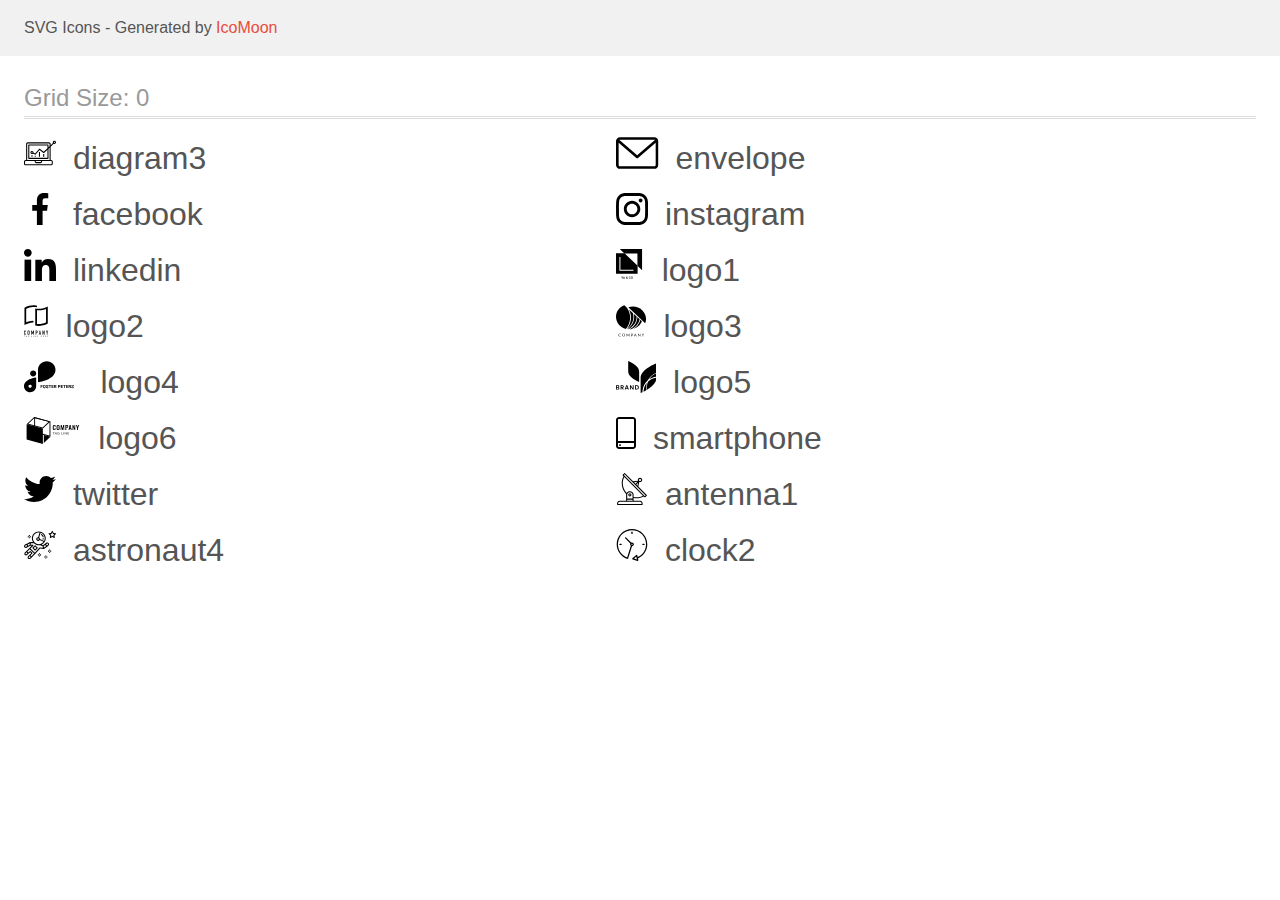
<file: images/svg/test2/icomoon/demo.html>
<!doctype html>
<html>
<head>
    <title>IcoMoon - SVG Icons</title>
    <meta charset="utf-8">
    <meta name="viewport" content="width=device-width, initial-scale=1">
    <link rel="stylesheet" href="demo-files/demo.css">
    <link rel="stylesheet" href="style.css">
</head>
<body>
<svg aria-hidden="true" style="position: absolute; width: 0; height: 0; overflow: hidden;" version="1.1" xmlns="http://www.w3.org/2000/svg" xmlns:xlink="http://www.w3.org/1999/xlink">
<defs>
<symbol id="diagram3" viewBox="0 0 32 32">
<path d="M14.926 14.965h1.066v4.798h-1.066v-4.797z"></path>
<path d="M19.19 17.097h1.066v2.665h-1.066v-2.665z"></path>
<path d="M10.661 18.696h1.066v1.066h-1.066v-1.066z"></path>
<path d="M7.463 18.163h1.066v1.599h-1.066v-1.599z"></path>
<path d="M1.599 28.291h25.587c0.883 0 1.599-0.716 1.599-1.599v-2.132c0-0.883-0.716-1.599-1.599-1.599h-0.533v-13.293l3.028-2.868c0.703 0.346 1.553 0.136 2.013-0.499s0.396-1.508-0.152-2.068-1.42-0.644-2.065-0.198c-0.644 0.446-0.873 1.292-0.542 2.002l-2.281 2.163v-1.23c0-0.883-0.716-1.599-1.599-1.599h-21.322c-0.883 0-1.599 0.716-1.599 1.599v15.992h-0.533c-0.883 0-1.599 0.716-1.599 1.599v2.132c0 0.883 0.716 1.599 1.599 1.599zM30.384 4.837c0.294 0 0.533 0.239 0.533 0.533s-0.239 0.533-0.533 0.533c-0.294 0-0.533-0.239-0.533-0.533s0.239-0.533 0.533-0.533zM3.198 6.969c0-0.294 0.239-0.533 0.533-0.533h21.322c0.294 0 0.533 0.239 0.533 0.533v2.239l-1.066 1.013v-2.186c0-0.294-0.239-0.533-0.533-0.533h-19.19c-0.294 0-0.533 0.239-0.533 0.533v13.326c0 0.294 0.239 0.533 0.533 0.533h19.19c0.294 0 0.533-0.239 0.533-0.533v-9.674l1.066-1.010v12.284h-22.388v-15.992zM7.996 13.899c-0.721-0.002-1.354 0.478-1.546 1.174s0.105 1.433 0.725 1.801c0.62 0.368 1.41 0.276 1.928-0.226l1.853 0.93c0.215 0.108 0.476 0.057 0.636-0.123l3.939-4.431 3.872 2.901c0.208 0.156 0.498 0.139 0.686-0.039l3.365-3.188v8.131h-18.124v-12.26h18.124v2.66l-3.771 3.572-3.904-2.927c-0.222-0.166-0.534-0.135-0.718 0.072l-3.993 4.493-1.493-0.746c0.011-0.064 0.018-0.129 0.020-0.193 0-0.883-0.716-1.599-1.599-1.599zM8.529 15.498c0 0.294-0.239 0.533-0.533 0.533s-0.533-0.239-0.533-0.533c0-0.294 0.239-0.533 0.533-0.533s0.533 0.239 0.533 0.533zM11.727 24.026h5.331v0.533c0 0.294-0.239 0.533-0.533 0.533h-4.264c-0.294 0-0.533-0.239-0.533-0.533v-0.533zM1.066 24.56c0-0.294 0.239-0.533 0.533-0.533h9.062v0.533c0 0.883 0.716 1.599 1.599 1.599h4.264c0.883 0 1.599-0.716 1.599-1.599v-0.533h9.062c0.294 0 0.533 0.239 0.533 0.533v2.132c0 0.294-0.239 0.533-0.533 0.533h-25.587c-0.294 0-0.533-0.239-0.533-0.533v-2.132z"></path>
</symbol>
<symbol id="envelope" viewBox="0 0 43 32">
<path d="M38.667 0h-34.667c-2.206 0-4 1.794-4 4v24c0 2.206 1.794 4 4 4h34.667c2.206 0 4-1.794 4-4v-24c0-2.206-1.794-4-4-4zM38.667 2.667c0.181 0 0.353 0.038 0.511 0.103l-17.844 15.466-17.844-15.466c0.158-0.066 0.33-0.103 0.511-0.103h34.667zM38.667 29.333h-34.667c-0.736 0-1.333-0.598-1.333-1.333v-22.413l17.793 15.421c0.251 0.217 0.563 0.326 0.874 0.326s0.622-0.108 0.874-0.326l17.793-15.421v22.413c0 0.736-0.598 1.333-1.333 1.333z"></path>
</symbol>
<symbol id="facebook" viewBox="0 0 32 32">
<path d="M21.329 5.313h2.921v-5.088c-0.504-0.069-2.237-0.225-4.256-0.225-4.212 0-7.097 2.649-7.097 7.519v4.481h-4.648v5.688h4.648v14.312h5.699v-14.311h4.46l0.708-5.688h-5.169v-3.919c0.001-1.644 0.444-2.769 2.735-2.769z"></path>
</symbol>
<symbol id="instagram" viewBox="0 0 32 32">
<path d="M31.969 9.408c-0.075-1.7-0.35-2.869-0.744-3.882-0.406-1.075-1.031-2.038-1.85-2.838-0.8-0.813-1.769-1.444-2.832-1.844-1.019-0.394-2.182-0.669-3.882-0.744-1.713-0.081-2.257-0.1-6.601-0.1s-4.888 0.019-6.595 0.094c-1.7 0.075-2.869 0.35-3.882 0.744-1.075 0.406-2.038 1.031-2.838 1.85-0.813 0.8-1.444 1.769-1.844 2.832-0.394 1.019-0.669 2.182-0.744 3.882-0.081 1.713-0.1 2.257-0.1 6.601s0.019 4.888 0.094 6.595c0.075 1.7 0.35 2.869 0.744 3.882 0.406 1.075 1.038 2.038 1.85 2.838 0.8 0.813 1.769 1.444 2.832 1.844 1.019 0.394 2.182 0.669 3.882 0.744 1.706 0.075 2.25 0.094 6.595 0.094s4.888-0.019 6.595-0.094c1.7-0.075 2.869-0.35 3.882-0.744 2.151-0.832 3.851-2.532 4.682-4.682 0.394-1.019 0.669-2.182 0.744-3.882 0.075-1.707 0.094-2.251 0.094-6.595s-0.006-4.888-0.081-6.595zM29.087 22.473c-0.069 1.563-0.331 2.407-0.55 2.969-0.538 1.394-1.644 2.5-3.038 3.038-0.563 0.219-1.413 0.481-2.969 0.55-1.688 0.075-2.194 0.094-6.464 0.094s-4.782-0.019-6.464-0.094c-1.563-0.069-2.407-0.331-2.969-0.55-0.694-0.256-1.325-0.663-1.838-1.194-0.531-0.519-0.938-1.144-1.194-1.838-0.219-0.563-0.481-1.413-0.55-2.969-0.075-1.688-0.094-2.194-0.094-6.464s0.019-4.782 0.094-6.464c0.069-1.563 0.331-2.407 0.55-2.969 0.256-0.694 0.663-1.325 1.2-1.838 0.519-0.531 1.144-0.938 1.838-1.194 0.563-0.219 1.413-0.481 2.969-0.55 1.688-0.075 2.194-0.094 6.464-0.094 4.276 0 4.782 0.019 6.464 0.094 1.563 0.069 2.407 0.331 2.969 0.55 0.694 0.256 1.325 0.662 1.838 1.194 0.531 0.519 0.938 1.144 1.194 1.838 0.219 0.563 0.481 1.413 0.55 2.969 0.075 1.688 0.094 2.194 0.094 6.464s-0.019 4.77-0.094 6.458z"></path>
<path d="M16.059 7.783c-4.538 0-8.22 3.682-8.22 8.22s3.682 8.22 8.22 8.22c4.538 0 8.22-3.682 8.22-8.22s-3.682-8.22-8.22-8.22zM16.059 21.335c-2.944 0-5.332-2.388-5.332-5.332s2.388-5.332 5.332-5.332c2.944 0 5.332 2.388 5.332 5.332s-2.388 5.332-5.332 5.332z"></path>
<path d="M26.524 7.458c0 1.060-0.859 1.919-1.919 1.919s-1.919-0.859-1.919-1.919c0-1.060 0.859-1.919 1.919-1.919s1.919 0.859 1.919 1.919z"></path>
</symbol>
<symbol id="linkedin" viewBox="0 0 32 32">
<path d="M31.992 32v-0.001h0.008v-11.736c0-5.741-1.236-10.164-7.948-10.164-3.227 0-5.392 1.771-6.276 3.449h-0.093v-2.913h-6.364v21.364h6.627v-10.579c0-2.785 0.528-5.479 3.977-5.479 3.399 0 3.449 3.179 3.449 5.657v10.401h6.62z"></path>
<path d="M0.528 10.636h6.635v21.364h-6.635v-21.364z"></path>
<path d="M3.843 0c-2.121 0-3.843 1.721-3.843 3.843s1.721 3.879 3.843 3.879c2.121 0 3.843-1.757 3.843-3.879-0.001-2.121-1.723-3.843-3.843-3.843v0z"></path>
</symbol>
<symbol id="logo1" viewBox="0 0 29 32">
<path d="M3.84 0l4.677 4.428h13.046v12.351l4.677 4.428v-21.206h-22.4z"></path>
<path d="M0 4.241v20.6h21.76v-8.188l-13.105-12.406-8.655-0.005zM17.615 21.828h-14.172v-13.854h1.002v12.916h13.17v0.938z"></path>
<path d="M6.266 28.662l0.523-1.078h0.438l-0.763 1.438v0.837h-0.397v-0.837l-0.764-1.438h0.439l0.523 1.078zM8.513 29.329h-0.881l-0.184 0.53h-0.411l0.859-2.275h0.355l0.861 2.275h-0.412l-0.186-0.53zM7.743 29.010h0.659l-0.33-0.944-0.33 0.944zM10.071 29.244c0-0.105 0.029-0.202 0.086-0.289 0.057-0.089 0.17-0.193 0.339-0.314-0.088-0.111-0.151-0.206-0.186-0.284s-0.052-0.154-0.052-0.227c0-0.178 0.054-0.319 0.162-0.422s0.254-0.156 0.438-0.156c0.166 0 0.301 0.049 0.406 0.147 0.106 0.097 0.159 0.217 0.159 0.361 0 0.095-0.024 0.182-0.072 0.262-0.048 0.079-0.127 0.158-0.236 0.238l-0.155 0.113 0.439 0.519c0.064-0.125 0.095-0.264 0.095-0.417h0.33c0 0.28-0.066 0.51-0.197 0.689l0.334 0.395h-0.441l-0.128-0.152c-0.162 0.122-0.356 0.183-0.581 0.183s-0.405-0.059-0.541-0.178c-0.134-0.12-0.202-0.276-0.202-0.467zM10.824 29.587c0.128 0 0.248-0.043 0.359-0.128l-0.497-0.586-0.048 0.034c-0.125 0.095-0.188 0.203-0.188 0.325 0 0.105 0.034 0.191 0.102 0.256s0.158 0.098 0.272 0.098zM10.615 28.121c0 0.087 0.054 0.197 0.161 0.33l0.173-0.119 0.048-0.039c0.065-0.057 0.097-0.131 0.097-0.22 0-0.059-0.022-0.11-0.067-0.152-0.045-0.043-0.102-0.064-0.17-0.064-0.074 0-0.133 0.025-0.177 0.075s-0.066 0.113-0.066 0.189zM14.748 29.118c-0.023 0.243-0.113 0.432-0.269 0.569-0.156 0.135-0.364 0.203-0.623 0.203-0.181 0-0.341-0.043-0.48-0.128-0.137-0.086-0.244-0.209-0.319-0.367s-0.114-0.342-0.117-0.552v-0.212c0-0.215 0.038-0.404 0.114-0.567s0.185-0.29 0.327-0.378c0.143-0.088 0.307-0.133 0.494-0.133 0.251 0 0.453 0.068 0.606 0.205s0.242 0.329 0.267 0.578h-0.394c-0.019-0.164-0.067-0.281-0.144-0.353-0.076-0.073-0.188-0.109-0.336-0.109-0.172 0-0.304 0.063-0.397 0.189-0.092 0.125-0.139 0.309-0.141 0.552v0.202c0 0.246 0.044 0.433 0.131 0.563s0.218 0.194 0.387 0.194c0.155 0 0.272-0.035 0.35-0.105s0.128-0.186 0.148-0.348h0.394zM16.918 28.78c0 0.223-0.039 0.419-0.116 0.588-0.077 0.168-0.188 0.297-0.331 0.388-0.143 0.090-0.307 0.134-0.494 0.134-0.184 0-0.349-0.045-0.494-0.134-0.144-0.091-0.255-0.219-0.334-0.386-0.078-0.167-0.118-0.359-0.119-0.576v-0.128c0-0.222 0.039-0.418 0.117-0.588 0.079-0.17 0.19-0.299 0.333-0.389 0.144-0.091 0.308-0.136 0.494-0.136s0.349 0.045 0.492 0.134c0.144 0.088 0.255 0.217 0.333 0.384s0.118 0.361 0.119 0.583v0.127zM16.523 28.662c0-0.252-0.048-0.445-0.144-0.58-0.095-0.134-0.23-0.202-0.405-0.202-0.171 0-0.305 0.067-0.402 0.202-0.096 0.133-0.145 0.322-0.147 0.567v0.131c0 0.25 0.048 0.443 0.145 0.58s0.233 0.205 0.406 0.205c0.175 0 0.309-0.067 0.403-0.2 0.095-0.133 0.142-0.328 0.142-0.584v-0.119z"></path>
</symbol>
<symbol id="logo2" viewBox="0 0 25 32">
<path d="M10.447 1.806h0.084c0.156 0 0.324 0.016 0.49 0.030 0.734 0.052 1.463 0.162 2.179 0.329v-1.762c-0.738-0.185-1.491-0.305-2.25-0.358-0.288-0.022-0.595-0.036-0.909-0.044h-0.263c-1.523 0.006-3.039 0.201-4.515 0.582-1.68 0.419-3.293 1.075-4.79 1.948v17.475c1.442-0.783 2.976-1.381 4.566-1.779 1.256-0.32 2.539-0.517 3.833-0.588h0.051c0.216-0.011 0.433-0.017 0.655-0.019v-1.79c-1.681 0.022-3.353 0.244-4.982 0.662-0.602 0.157-1.185 0.325-1.731 0.513l-0.623 0.211v-13.625l0.266-0.128c2.032-0.963 4.229-1.524 6.471-1.651 0.019-0.001 0.037-0.001 0.056 0 0.248-0.013 0.497-0.019 0.741-0.019h0.28c0.129 0.003 0.258 0.006 0.388 0.014z"></path>
<path d="M14.837 3.651c-0.409 0-0.814-0.014-1.205-0.044-0.467-0.034-0.947-0.091-1.401-0.167-0.277-0.047-0.55-0.103-0.814-0.164v17.275c1.12 0.277 2.271 0.413 3.425 0.404 1.523-0.006 3.039-0.201 4.515-0.581 1.68-0.42 3.294-1.075 4.792-1.948v-17.163c-1.442 0.783-2.975 1.381-4.564 1.781-1.551 0.398-3.145 0.603-4.747 0.609zM21.745 3.95l0.623-0.21v13.63l-0.266 0.128c-1.021 0.486-2.087 0.869-3.184 1.144-1.331 0.344-2.7 0.522-4.074 0.527-0.411 0-0.819-0.017-1.214-0.052l-0.427-0.038v-14.017l0.497 0.033c0.361 0.023 0.735 0.034 1.141 0.034 1.745-0.006 3.482-0.229 5.173-0.663 0.581-0.153 1.158-0.325 1.731-0.518z"></path>
<path d="M1.684 25.977c-0.090-0.093-0.197-0.166-0.317-0.214s-0.247-0.071-0.376-0.066c-0.137-0.002-0.273 0.024-0.4 0.075-0.117 0.046-0.222 0.116-0.311 0.205s-0.156 0.196-0.201 0.313c-0.049 0.123-0.073 0.254-0.072 0.387v2.335c-0.006 0.165 0.026 0.328 0.092 0.479 0.055 0.12 0.135 0.226 0.233 0.313 0.093 0.079 0.203 0.135 0.321 0.166 0.114 0.032 0.231 0.048 0.349 0.049 0.13 0.001 0.259-0.027 0.377-0.081 0.117-0.051 0.222-0.124 0.311-0.216 0.087-0.091 0.156-0.197 0.204-0.313 0.050-0.118 0.075-0.244 0.075-0.372v-0.261h-0.61v0.208c0.002 0.071-0.010 0.142-0.036 0.208-0.020 0.050-0.050 0.095-0.089 0.131-0.038 0.031-0.081 0.053-0.128 0.067-0.041 0.014-0.084 0.021-0.128 0.022-0.054 0.006-0.11-0.002-0.16-0.024s-0.094-0.057-0.126-0.101c-0.058-0.094-0.086-0.203-0.081-0.313v-2.177c-0.004-0.121 0.022-0.241 0.075-0.349 0.032-0.049 0.077-0.089 0.129-0.114s0.112-0.034 0.17-0.027c0.053-0.002 0.105 0.009 0.152 0.032s0.089 0.057 0.12 0.099c0.068 0.090 0.104 0.2 0.101 0.313v0.202h0.604v-0.238c0.001-0.14-0.024-0.278-0.075-0.408-0.045-0.122-0.114-0.234-0.204-0.329z"></path>
<path d="M5.31 25.95c-0.195-0.164-0.44-0.255-0.694-0.257-0.124 0-0.248 0.023-0.364 0.066-0.119 0.042-0.228 0.107-0.322 0.191-0.101 0.091-0.182 0.202-0.237 0.327-0.061 0.143-0.092 0.297-0.089 0.452v2.239c-0.004 0.158 0.026 0.314 0.089 0.459 0.055 0.12 0.136 0.227 0.237 0.313 0.093 0.087 0.203 0.154 0.322 0.197 0.117 0.043 0.24 0.065 0.364 0.066s0.248-0.023 0.364-0.066c0.121-0.044 0.233-0.111 0.33-0.197 0.097-0.087 0.176-0.194 0.23-0.313 0.063-0.145 0.093-0.301 0.089-0.459v-2.239c0.003-0.155-0.027-0.31-0.089-0.452-0.054-0.123-0.133-0.235-0.23-0.327zM5.025 28.969c0.005 0.060-0.003 0.12-0.024 0.176s-0.054 0.107-0.097 0.148c-0.081 0.068-0.182 0.105-0.287 0.105s-0.207-0.037-0.287-0.105c-0.043-0.041-0.076-0.092-0.097-0.148s-0.029-0.116-0.024-0.176v-2.239c-0.005-0.060 0.003-0.12 0.024-0.176s0.054-0.107 0.097-0.148c0.081-0.068 0.182-0.105 0.287-0.105s0.207 0.037 0.287 0.105c0.043 0.041 0.076 0.092 0.097 0.148s0.029 0.116 0.024 0.176v2.239z"></path>
<path d="M10.072 29.969v-4.239h-0.587l-0.771 2.244h-0.011l-0.777-2.244h-0.581v4.239h0.606v-2.579h0.011l0.593 1.823h0.302l0.598-1.823h0.011v2.579h0.606z"></path>
<path d="M13.513 26.027c-0.093-0.105-0.211-0.184-0.342-0.232-0.142-0.046-0.29-0.068-0.439-0.066h-0.9v4.239h0.604v-1.656h0.311c0.188 0.009 0.376-0.031 0.545-0.116 0.137-0.076 0.252-0.188 0.332-0.324 0.070-0.113 0.117-0.238 0.139-0.369 0.024-0.16 0.035-0.321 0.033-0.482 0.006-0.204-0.014-0.407-0.059-0.606-0.040-0.147-0.117-0.281-0.223-0.39zM13.201 27.319c-0.003 0.077-0.022 0.152-0.056 0.221-0.035 0.065-0.089 0.117-0.156 0.149-0.089 0.040-0.187 0.058-0.285 0.053h-0.276v-1.441h0.311c0.094-0.005 0.187 0.014 0.273 0.053 0.062 0.036 0.112 0.091 0.142 0.157 0.033 0.074 0.051 0.155 0.053 0.236 0 0.089 0 0.183 0 0.282s0.006 0.2 0 0.291h-0.006z"></path>
<path d="M16.374 25.73h-0.495l-0.934 4.239h0.604l0.177-0.911h0.824l0.177 0.911h0.604l-0.957-4.239zM15.817 28.481l0.297-1.537h0.011l0.296 1.537h-0.604z"></path>
<path d="M20.277 28.284h-0.011l-0.912-2.554h-0.581v4.239h0.604v-2.549h0.012l0.923 2.549h0.568v-4.239h-0.604v2.554z"></path>
<path d="M23.968 25.73l-0.486 1.685h-0.012l-0.486-1.685h-0.64l0.83 2.447v1.792h0.604v-1.792l0.83-2.447h-0.64z"></path>
<path d="M0 31.166h0.291v0.817h0.198v-0.817h0.29v-0.167h-0.778v0.167z"></path>
<path d="M2.447 30.998l-0.381 0.984h0.21l0.081-0.224h0.392l0.084 0.224h0.215l-0.391-0.984h-0.21zM2.416 31.593l0.134-0.365 0.134 0.365h-0.268z"></path>
<path d="M4.866 31.62h0.227v0.127c-0.066 0.053-0.149 0.082-0.234 0.083-0.040 0.002-0.079-0.005-0.116-0.021s-0.068-0.041-0.093-0.072c-0.052-0.075-0.078-0.165-0.073-0.257 0-0.219 0.095-0.329 0.283-0.329 0.050-0.005 0.099 0.008 0.14 0.037s0.070 0.071 0.082 0.12l0.195-0.038c-0.042-0.192-0.181-0.289-0.417-0.289-0.127-0.003-0.25 0.042-0.344 0.127-0.050 0.049-0.088 0.108-0.112 0.174s-0.034 0.135-0.029 0.205c-0.006 0.135 0.039 0.267 0.126 0.369 0.048 0.050 0.107 0.088 0.171 0.113s0.134 0.035 0.203 0.031c0.154 0.004 0.304-0.052 0.417-0.157v-0.388h-0.427v0.166z"></path>
<path d="M7.337 30.998h-0.199v0.984h0.69v-0.167h-0.49v-0.817z"></path>
<path d="M9.426 30.998h-0.199v0.984h0.199v-0.984z"></path>
<path d="M11.469 31.656l-0.403-0.657h-0.193v0.984h0.185v-0.643l0.395 0.643h0.198v-0.984h-0.182v0.657z"></path>
<path d="M13.315 31.549h0.49v-0.167h-0.49v-0.216h0.528v-0.167h-0.727v0.984h0.747v-0.167h-0.548v-0.266z"></path>
<path d="M17.792 31.387h-0.388v-0.388h-0.198v0.984h0.198v-0.43h0.388v0.43h0.198v-0.984h-0.198v0.388z"></path>
<path d="M19.649 31.549h0.492v-0.167h-0.492v-0.216h0.529v-0.167h-0.727v0.984h0.746v-0.167h-0.548v-0.266z"></path>
<path d="M22.168 31.549c0.171-0.027 0.258-0.117 0.258-0.274 0.005-0.042-0.001-0.084-0.018-0.123s-0.044-0.072-0.078-0.096c-0.089-0.045-0.189-0.065-0.288-0.058h-0.417v0.984h0.198v-0.412h0.039c0.042-0.003 0.084 0.005 0.123 0.022 0.029 0.018 0.053 0.043 0.070 0.072l0.215 0.313h0.237l-0.12-0.192c-0.053-0.095-0.128-0.176-0.218-0.236zM21.969 31.413h-0.146v-0.247h0.156c0.068-0.005 0.136 0.002 0.201 0.023 0.014 0.013 0.026 0.029 0.033 0.046s0.011 0.037 0.010 0.056c-0.001 0.019-0.006 0.038-0.015 0.055s-0.022 0.032-0.037 0.043c-0.065 0.020-0.133 0.028-0.201 0.023z"></path>
<path d="M24.067 31.549h0.49v-0.167h-0.49v-0.216h0.529v-0.167h-0.729v0.984h0.747v-0.167h-0.548v-0.266z"></path>
</symbol>
<symbol id="logo3" viewBox="0 0 31 32">
<path d="M4.722 31.103c0.011 0 0.022 0.003 0.032 0.007s0.019 0.011 0.027 0.018l0.153 0.161c-0.119 0.13-0.266 0.234-0.431 0.305-0.193 0.077-0.401 0.115-0.611 0.109-0.197 0.004-0.392-0.031-0.574-0.102-0.164-0.065-0.312-0.164-0.433-0.288-0.123-0.129-0.218-0.28-0.279-0.445-0.067-0.184-0.1-0.377-0.098-0.571-0.003-0.195 0.033-0.39 0.105-0.573 0.067-0.166 0.168-0.317 0.297-0.445 0.131-0.126 0.287-0.224 0.459-0.29 0.189-0.070 0.389-0.104 0.591-0.102 0.188-0.004 0.375 0.027 0.549 0.093 0.152 0.063 0.291 0.15 0.412 0.257l-0.128 0.171c-0.009 0.012-0.020 0.023-0.033 0.031-0.015 0.010-0.033 0.014-0.052 0.013-0.020-0.001-0.039-0.008-0.056-0.018l-0.069-0.046-0.096-0.058c-0.041-0.022-0.084-0.041-0.128-0.057-0.057-0.019-0.115-0.035-0.174-0.046-0.075-0.013-0.151-0.019-0.228-0.018-0.146-0.002-0.29 0.024-0.425 0.077-0.126 0.048-0.239 0.122-0.333 0.215-0.095 0.099-0.169 0.216-0.216 0.343-0.054 0.145-0.080 0.298-0.078 0.452-0.002 0.156 0.024 0.312 0.078 0.46 0.047 0.126 0.119 0.242 0.212 0.341 0.088 0.093 0.196 0.165 0.318 0.212 0.125 0.049 0.259 0.074 0.394 0.073 0.078 0.001 0.156-0.004 0.234-0.015 0.126-0.015 0.247-0.056 0.354-0.122 0.054-0.034 0.104-0.072 0.151-0.113 0.020-0.018 0.046-0.028 0.073-0.029z"></path>
<path d="M9.144 30.296c0.002 0.194-0.033 0.386-0.103 0.567-0.062 0.165-0.161 0.315-0.288 0.44s-0.282 0.224-0.452 0.289c-0.375 0.136-0.789 0.136-1.164 0-0.169-0.066-0.323-0.165-0.45-0.29-0.128-0.128-0.227-0.279-0.291-0.445-0.138-0.367-0.138-0.769 0-1.136 0.065-0.166 0.164-0.317 0.291-0.447 0.128-0.121 0.281-0.216 0.45-0.279 0.374-0.139 0.79-0.139 1.164 0 0.17 0.066 0.324 0.165 0.452 0.29 0.126 0.127 0.224 0.276 0.289 0.44 0.071 0.183 0.106 0.376 0.103 0.571zM8.742 30.296c0.003-0.155-0.022-0.309-0.073-0.456-0.043-0.126-0.113-0.242-0.205-0.341-0.090-0.094-0.2-0.167-0.323-0.215-0.272-0.1-0.574-0.1-0.846 0-0.123 0.048-0.234 0.121-0.324 0.215-0.093 0.098-0.164 0.215-0.207 0.341-0.097 0.297-0.097 0.615 0 0.912 0.043 0.126 0.114 0.242 0.207 0.341 0.090 0.093 0.2 0.166 0.324 0.213 0.273 0.097 0.573 0.097 0.846 0 0.123-0.047 0.234-0.12 0.323-0.213 0.092-0.099 0.162-0.215 0.205-0.341 0.051-0.147 0.076-0.301 0.073-0.456z"></path>
<path d="M12.161 30.774l0.040 0.102c0.015-0.036 0.029-0.069 0.044-0.102 0.015-0.034 0.031-0.068 0.050-0.1l0.978-1.694c0.019-0.029 0.036-0.047 0.056-0.053 0.026-0.008 0.053-0.011 0.080-0.009h0.289v2.755h-0.343v-2.026c0-0.026 0-0.055 0-0.086-0.002-0.032-0.002-0.063 0-0.095l-0.984 1.718c-0.012 0.026-0.032 0.047-0.058 0.063s-0.054 0.023-0.084 0.023h-0.056c-0.030 0-0.059-0.007-0.084-0.023s-0.045-0.037-0.057-0.063l-1.013-1.729c0 0.033 0 0.066 0 0.099s0 0.062 0 0.088v2.026h-0.331v-2.75h0.289c0.027-0.002 0.054 0.002 0.080 0.009 0.024 0.011 0.043 0.030 0.054 0.053l0.999 1.696c0.020 0.031 0.036 0.064 0.050 0.098z"></path>
<path d="M15.842 30.638v1.032h-0.383v-2.752h0.854c0.161-0.003 0.322 0.017 0.477 0.060 0.124 0.033 0.239 0.092 0.337 0.171 0.085 0.075 0.151 0.167 0.191 0.27 0.045 0.112 0.067 0.232 0.065 0.352 0.002 0.121-0.022 0.24-0.071 0.352-0.046 0.106-0.117 0.2-0.207 0.275-0.098 0.083-0.214 0.145-0.339 0.182-0.149 0.045-0.305 0.067-0.461 0.064l-0.463-0.007zM15.842 30.342h0.463c0.101 0.001 0.201-0.013 0.297-0.042 0.079-0.025 0.152-0.066 0.214-0.119 0.058-0.050 0.102-0.113 0.13-0.182 0.031-0.074 0.047-0.152 0.046-0.232 0.004-0.076-0.009-0.153-0.038-0.224s-0.075-0.135-0.134-0.188c-0.146-0.109-0.33-0.162-0.515-0.148h-0.463v1.134z"></path>
<path d="M20.987 31.673h-0.302c-0.030 0.001-0.060-0.008-0.084-0.026-0.022-0.017-0.039-0.039-0.050-0.064l-0.26-0.666h-1.307l-0.27 0.666c-0.010 0.024-0.026 0.046-0.048 0.062-0.024 0.019-0.055 0.028-0.086 0.027h-0.302l1.148-2.756h0.398l1.164 2.756zM19.092 30.65h1.080l-0.456-1.122c-0.035-0.084-0.064-0.171-0.086-0.259l-0.044 0.144c-0.013 0.044-0.029 0.084-0.042 0.117l-0.452 1.12z"></path>
<path d="M22.641 28.931c0.023 0.012 0.043 0.029 0.057 0.049l1.675 2.077c0-0.033 0-0.066 0-0.097s0-0.062 0-0.091v-1.951h0.343v2.756h-0.191c-0.027 0.001-0.054-0.005-0.078-0.016-0.024-0.013-0.044-0.030-0.061-0.051l-1.673-2.075c0.002 0.032 0.002 0.063 0 0.095 0 0.031 0 0.058 0 0.084v1.964h-0.343v-2.756h0.203c0.024-0.001 0.047 0.004 0.069 0.013z"></path>
<path d="M27.537 30.577v1.094h-0.383v-1.094l-1.059-1.66h0.343c0.029-0.002 0.059 0.007 0.082 0.024 0.021 0.018 0.038 0.039 0.052 0.062l0.662 1.071c0.027 0.046 0.050 0.088 0.069 0.128s0.034 0.078 0.048 0.117l0.050-0.119c0.019-0.043 0.040-0.085 0.065-0.126l0.653-1.078c0.014-0.021 0.030-0.041 0.050-0.058 0.023-0.019 0.052-0.029 0.082-0.027h0.346l-1.060 1.667z"></path>
<path d="M11.971 24.293c0.167 0.020 0.335 0.036 0.505 0.051 2.583-1.101 4.768-2.902 6.282-5.18s2.29-4.929 2.231-7.624l-2.846-2.712c0.579 2.869 0.308 5.836-0.782 8.567s-2.956 5.12-5.389 6.898z"></path>
<path d="M10.955 24.167l0.077 0.015c2.6-1.772 4.583-4.247 5.691-7.104s1.292-5.965 0.526-8.922l-4.054-3.862c1.64 3.175 2.3 6.728 1.903 10.246s-1.833 6.857-4.143 9.628z"></path>
<path d="M24.704 14.725c-0.689 2.961-2.362 5.632-4.77 7.616-0.703 0.582-1.462 1.101-2.266 1.55 1.961-0.549 3.764-1.52 5.269-2.838s2.672-2.947 3.412-4.763l-1.644-1.565z"></path>
<path d="M24.059 14.289l-2.341-2.23c-0.045 2.543-0.803 5.028-2.197 7.197s-3.372 3.943-5.729 5.137h0.011c0.525-0 1.050-0.030 1.572-0.089 2.203-0.857 4.148-2.219 5.664-3.967s2.553-3.825 3.021-6.047z"></path>
<path d="M11.294 2.664l-2.793-2.664c-2.497 0.919-4.644 2.535-6.161 4.636s-2.332 4.589-2.34 7.139v0c0.009 2.818 1.005 5.552 2.829 7.77s4.372 3.793 7.242 4.476c2.561-2.973 4.061-6.647 4.281-10.488s-0.851-7.648-3.058-10.869z"></path>
<path d="M30.512 13.878c-0.010-3.343-1.409-6.546-3.89-8.91s-5.843-3.696-9.352-3.706c-1.621-0.002-3.229 0.283-4.741 0.841l17.099 16.291c0.586-1.44 0.885-2.971 0.884-4.515z"></path>
</symbol>
<symbol id="logo4" viewBox="0 0 60 32">
<path d="M9.229 9.548h-0.002c-1.684 0-3.048 1.33-3.048 2.971v0.002c0 1.641 1.365 2.971 3.048 2.971h0.002c1.684 0 3.048-1.33 3.048-2.971v-0.002c0-1.641-1.365-2.971-3.048-2.971z"></path>
<path d="M31.73 8.599c-0.005-2.279-0.936-4.463-2.589-6.074s-3.894-2.519-6.233-2.524v0c-2.339 0.004-4.581 0.911-6.235 2.523s-2.586 3.796-2.59 6.076v12.566c0 0 17.645-1.915 17.647-12.564v-0.002z"></path>
<path d="M-0 25.289c0.004 1.586 0.652 3.105 1.803 4.226s2.709 1.753 4.336 1.758c1.627-0.005 3.185-0.636 4.336-1.757s1.799-2.64 1.803-4.225v-8.744c0 0-12.278 1.334-12.278 8.742zM6.139 26.856c-0.318 0-0.629-0.092-0.893-0.264s-0.47-0.417-0.592-0.703-0.154-0.601-0.091-0.905c0.062-0.304 0.215-0.583 0.44-0.802s0.511-0.368 0.823-0.429c0.312-0.060 0.635-0.029 0.929 0.089s0.545 0.319 0.721 0.577c0.177 0.258 0.271 0.561 0.271 0.87 0.001 0.206-0.040 0.411-0.121 0.601s-0.199 0.364-0.348 0.51c-0.149 0.146-0.327 0.262-0.522 0.341s-0.405 0.12-0.617 0.12v-0.006z"></path>
<path d="M18.671 25.884h-1.256v1.297h-0.654v-3.174h2.067v0.53h-1.413v0.82h1.256v0.528zM21.815 25.666c0 0.312-0.055 0.587-0.166 0.822s-0.269 0.417-0.475 0.545c-0.205 0.128-0.44 0.192-0.706 0.192-0.263 0-0.498-0.063-0.704-0.19s-0.366-0.307-0.48-0.541c-0.113-0.235-0.171-0.506-0.172-0.811v-0.157c0-0.312 0.056-0.587 0.168-0.824 0.113-0.238 0.273-0.421 0.477-0.547 0.206-0.128 0.442-0.192 0.706-0.192s0.499 0.064 0.704 0.192c0.206 0.126 0.366 0.309 0.477 0.547 0.113 0.237 0.17 0.511 0.17 0.822v0.142zM21.152 25.522c0-0.333-0.060-0.586-0.179-0.759s-0.289-0.259-0.51-0.259c-0.22 0-0.389 0.086-0.508 0.257-0.119 0.17-0.18 0.42-0.181 0.75v0.155c0 0.324 0.060 0.576 0.179 0.754s0.291 0.268 0.515 0.268c0.219 0 0.388-0.086 0.506-0.257 0.118-0.173 0.177-0.424 0.179-0.754v-0.155zM23.936 26.348c0-0.124-0.044-0.218-0.131-0.283-0.087-0.067-0.244-0.137-0.471-0.209-0.227-0.074-0.406-0.147-0.539-0.218-0.36-0.195-0.541-0.457-0.541-0.787 0-0.172 0.048-0.324 0.144-0.458 0.097-0.135 0.236-0.241 0.416-0.316 0.182-0.076 0.385-0.113 0.61-0.113 0.227 0 0.429 0.041 0.606 0.124 0.177 0.081 0.315 0.197 0.412 0.347 0.099 0.15 0.148 0.32 0.148 0.51h-0.654c0-0.145-0.046-0.258-0.137-0.338-0.092-0.081-0.22-0.122-0.386-0.122-0.16 0-0.284 0.034-0.373 0.102-0.089 0.067-0.133 0.156-0.133 0.266 0 0.103 0.052 0.19 0.155 0.259 0.105 0.070 0.258 0.135 0.46 0.196 0.372 0.112 0.643 0.251 0.813 0.416s0.255 0.372 0.255 0.619c0 0.275-0.104 0.491-0.312 0.648-0.208 0.156-0.488 0.233-0.839 0.233-0.244 0-0.467-0.044-0.667-0.133-0.201-0.090-0.354-0.213-0.46-0.368-0.105-0.156-0.157-0.336-0.157-0.541h0.656c0 0.35 0.209 0.525 0.628 0.525 0.156 0 0.277-0.031 0.364-0.094 0.087-0.064 0.131-0.153 0.131-0.266zM27.427 24.536h-0.972v2.645h-0.654v-2.645h-0.959v-0.53h2.586v0.53zM29.712 25.805h-1.256v0.85h1.474v0.525h-2.128v-3.174h2.124v0.53h-1.469v0.757h1.256v0.512zM31.489 26.019h-0.521v1.162h-0.654v-3.174h1.179c0.375 0 0.664 0.084 0.868 0.251s0.305 0.403 0.305 0.709c0 0.217-0.047 0.397-0.142 0.543-0.093 0.144-0.235 0.259-0.425 0.344l0.687 1.297v0.030h-0.702l-0.595-1.162zM30.967 25.489h0.528c0.164 0 0.291-0.041 0.382-0.124 0.090-0.084 0.135-0.2 0.135-0.347 0-0.15-0.043-0.267-0.129-0.353-0.084-0.086-0.214-0.129-0.39-0.129h-0.525v0.953zM34.931 26.063v1.118h-0.654v-3.174h1.238c0.238 0 0.448 0.044 0.628 0.131 0.182 0.087 0.321 0.212 0.419 0.373 0.097 0.16 0.146 0.342 0.146 0.547 0 0.311-0.107 0.557-0.321 0.737-0.212 0.179-0.507 0.268-0.883 0.268h-0.573zM34.931 25.533h0.584c0.173 0 0.305-0.041 0.395-0.122 0.092-0.081 0.137-0.198 0.137-0.349 0-0.156-0.046-0.281-0.137-0.377s-0.218-0.145-0.379-0.148h-0.6v0.996zM39.069 25.805h-1.256v0.85h1.474v0.525h-2.128v-3.174h2.124v0.53h-1.469v0.757h1.256v0.512zM42.104 24.536h-0.972v2.645h-0.654v-2.645h-0.959v-0.53h2.586v0.53zM44.389 25.805h-1.256v0.85h1.474v0.525h-2.128v-3.174h2.124v0.53h-1.47v0.757h1.256v0.512zM46.166 26.019h-0.521v1.162h-0.654v-3.174h1.18c0.375 0 0.664 0.084 0.868 0.251s0.305 0.403 0.305 0.709c0 0.217-0.047 0.397-0.142 0.543-0.093 0.144-0.235 0.259-0.425 0.344l0.687 1.297v0.030h-0.702l-0.595-1.162zM45.645 25.489h0.528c0.164 0 0.291-0.041 0.382-0.124 0.090-0.084 0.135-0.2 0.135-0.347 0-0.15-0.043-0.267-0.129-0.353-0.084-0.086-0.214-0.129-0.39-0.129h-0.525v0.953zM49.489 26.348c0-0.124-0.044-0.218-0.131-0.283-0.087-0.067-0.244-0.137-0.471-0.209-0.227-0.074-0.406-0.147-0.538-0.218-0.36-0.195-0.541-0.457-0.541-0.787 0-0.172 0.048-0.324 0.144-0.458 0.097-0.135 0.236-0.241 0.416-0.316 0.182-0.076 0.385-0.113 0.61-0.113 0.227 0 0.429 0.041 0.606 0.124 0.177 0.081 0.315 0.197 0.412 0.347 0.099 0.15 0.148 0.32 0.148 0.51h-0.654c0-0.145-0.046-0.258-0.137-0.338-0.092-0.081-0.22-0.122-0.386-0.122-0.16 0-0.284 0.034-0.373 0.102-0.089 0.067-0.133 0.156-0.133 0.266 0 0.103 0.052 0.19 0.155 0.259 0.105 0.070 0.258 0.135 0.46 0.196 0.372 0.112 0.643 0.251 0.813 0.416s0.255 0.372 0.255 0.619c0 0.275-0.104 0.491-0.312 0.648-0.208 0.156-0.488 0.233-0.839 0.233-0.244 0-0.467-0.044-0.667-0.133-0.201-0.090-0.354-0.213-0.46-0.368-0.105-0.156-0.157-0.336-0.157-0.541h0.656c0 0.35 0.209 0.525 0.628 0.525 0.156 0 0.277-0.031 0.364-0.094 0.087-0.064 0.131-0.153 0.131-0.266z"></path>
</symbol>
<symbol id="logo5" viewBox="0 0 40 32">
<path d="M3.055 26.742c0.156 0.194 0.24 0.438 0.236 0.688 0.008 0.163-0.021 0.326-0.084 0.476s-0.159 0.285-0.281 0.393c-0.304 0.231-0.681 0.343-1.061 0.317h-1.865v-4.361h1.827c0.361-0.024 0.718 0.078 1.012 0.29 0.118 0.099 0.211 0.224 0.273 0.366s0.089 0.296 0.081 0.45c0.011 0.241-0.065 0.477-0.212 0.667-0.142 0.173-0.338 0.293-0.556 0.341 0.247 0.045 0.471 0.177 0.63 0.373zM0.868 26.084h0.781c0.177 0.013 0.354-0.038 0.496-0.145 0.059-0.053 0.104-0.12 0.133-0.193s0.041-0.153 0.034-0.233c0.006-0.079-0.006-0.158-0.035-0.232s-0.073-0.14-0.13-0.194c-0.147-0.11-0.329-0.162-0.511-0.147h-0.768v1.144zM2.222 27.756c0.063-0.055 0.112-0.123 0.144-0.2s0.046-0.16 0.041-0.243c0.005-0.084-0.010-0.168-0.042-0.246s-0.083-0.147-0.146-0.202c-0.153-0.114-0.341-0.17-0.53-0.158h-0.819v1.199h0.83c0.187 0.011 0.372-0.043 0.524-0.151z"></path>
<path d="M6.79 28.617l-1.016-1.704h-0.382v1.704h-0.874v-4.361h1.655c0.417-0.029 0.83 0.104 1.152 0.371 0.231 0.237 0.371 0.549 0.393 0.879s-0.073 0.659-0.27 0.925c-0.204 0.235-0.483 0.391-0.789 0.443l1.082 1.743h-0.951zM5.392 26.318h0.715c0.497 0 0.745-0.22 0.745-0.66 0.005-0.090-0.008-0.18-0.040-0.264s-0.080-0.161-0.143-0.226c-0.157-0.131-0.359-0.195-0.562-0.177h-0.724l0.008 1.327z"></path>
<path d="M11.568 27.739h-1.742l-0.308 0.878h-0.917l1.6-4.312h0.991l1.593 4.312h-0.917l-0.301-0.878zM11.335 27.079l-0.637-1.841-0.637 1.841h1.273z"></path>
<path d="M17.55 28.617h-0.868l-1.946-2.965v2.965h-0.866v-4.361h0.866l1.946 2.983v-2.983h0.868v4.361z"></path>
<path d="M22.502 27.573c-0.179 0.329-0.453 0.597-0.785 0.769-0.378 0.192-0.797 0.286-1.22 0.275h-1.545v-4.361h1.545c0.422-0.011 0.841 0.081 1.22 0.268 0.332 0.168 0.606 0.433 0.785 0.761 0.179 0.355 0.272 0.747 0.272 1.144s-0.093 0.789-0.272 1.144zM21.509 27.469c0.248-0.29 0.384-0.659 0.384-1.041s-0.136-0.751-0.384-1.041c-0.299-0.262-0.69-0.396-1.086-0.371h-0.603v2.823h0.603c0.397 0.025 0.787-0.108 1.086-0.371z"></path>
<path d="M12.111 0c0 0 11.201 4.246 10.963 10.39v10.392c0 0-11.193-4.248-10.959-10.392l-0.004-10.39z"></path>
<path d="M33.054 18.349c2.115-1.462 4.562-2.367 7.117-2.633v-3.253c-2.943 1.139-5.44 3.204-7.117 5.886z"></path>
<path d="M31.783 19.329c1.731-3.5 4.733-6.202 8.388-7.548v-9.374c0 0-15.952 6.048-15.614 14.797v14.795c0 0 0.711-0.27 1.829-0.778 0-0.473 0-0.95 0.051-1.43 0.33-4.062 2.253-7.826 5.347-10.464z"></path>
<path d="M30.266 24.825c0.084-1.026 0.271-2.041 0.558-3.029-1.926 2.279-3.093 5.106-3.335 8.085-0.023 0.281-0.036 0.562-0.042 0.852 0.906-0.437 1.96-0.982 3.068-1.623-0.283-1.409-0.366-2.851-0.248-4.284z"></path>
<path d="M30.9 24.878c-0.106 1.296-0.040 2.601 0.197 3.879 4.358-2.618 9.255-6.664 9.067-11.553v-0.426c-3.114 0.35-6.027 1.716-8.292 3.89-0.53 1.347-0.858 2.766-0.972 4.21z"></path>
</symbol>
<symbol id="logo6" viewBox="0 0 57 32">
<path d="M28.883 12.654c-0.248-0.362-0.366-0.789-0.338-1.219v-1.768c0-0.542 0.112-0.954 0.336-1.235s0.609-0.422 1.155-0.421c0.513 0 0.877 0.12 1.092 0.36 0.235 0.306 0.349 0.68 0.323 1.057v0.415h-0.917v-0.421c0.003-0.138-0.006-0.275-0.027-0.412-0.013-0.093-0.059-0.179-0.131-0.245-0.094-0.070-0.213-0.104-0.332-0.095-0.126-0.009-0.25 0.027-0.349 0.101-0.080 0.072-0.133 0.167-0.152 0.27-0.026 0.144-0.038 0.291-0.036 0.437v2.145c-0.014 0.207 0.026 0.414 0.118 0.602 0.046 0.064 0.109 0.114 0.183 0.146s0.156 0.043 0.237 0.034c0.117 0.009 0.234-0.026 0.325-0.097 0.075-0.070 0.123-0.162 0.137-0.261 0.021-0.142 0.031-0.286 0.028-0.43v-0.435h0.917v0.397c0.026 0.393-0.086 0.784-0.317 1.111-0.211 0.262-0.57 0.394-1.098 0.394s-0.927-0.14-1.153-0.432z"></path>
<path d="M32.703 12.672c-0.232-0.275-0.347-0.676-0.347-1.207v-1.859c0-0.525 0.116-0.922 0.347-1.192s0.619-0.404 1.162-0.403c0.539 0 0.925 0.134 1.157 0.403 0.232 0.27 0.349 0.667 0.349 1.192v1.859c0 0.525-0.118 0.928-0.353 1.205s-0.619 0.415-1.153 0.415c-0.534 0-0.929-0.14-1.162-0.413zM34.292 12.226c0.083-0.172 0.121-0.361 0.11-0.55v-2.276c0.011-0.185-0.026-0.371-0.108-0.539-0.047-0.065-0.111-0.116-0.187-0.148s-0.16-0.043-0.242-0.032c-0.082-0.011-0.166 0-0.243 0.032s-0.141 0.083-0.189 0.148c-0.084 0.168-0.121 0.354-0.11 0.539v2.287c-0.012 0.189 0.026 0.378 0.11 0.55 0.053 0.058 0.119 0.104 0.193 0.136s0.154 0.048 0.236 0.048 0.162-0.016 0.236-0.048c0.074-0.032 0.14-0.078 0.193-0.136v-0.011z"></path>
<path d="M36.474 8.066h0.988l0.743 3.43 0.76-3.43h0.961l0.097 4.951h-0.71l-0.076-3.441-0.733 3.441h-0.57l-0.76-3.454-0.070 3.454h-0.718l0.089-4.951z"></path>
<path d="M41.129 8.066h1.538c0.886 0 1.329 0.469 1.329 1.406 0 0.898-0.467 1.346-1.4 1.345h-0.524v2.201h-0.95l0.006-4.951zM42.444 10.182c0.094 0.011 0.189 0.003 0.279-0.024s0.173-0.072 0.243-0.133c0.109-0.167 0.157-0.364 0.137-0.559 0.005-0.151-0.010-0.302-0.046-0.449-0.014-0.049-0.037-0.095-0.070-0.136s-0.073-0.074-0.12-0.1c-0.132-0.060-0.278-0.087-0.424-0.079h-0.368v1.48h0.368z"></path>
<path d="M45.367 8.066h1.020l1.047 4.951h-0.885l-0.207-1.142h-0.91l-0.213 1.142h-0.898l1.046-4.951zM46.238 11.302l-0.355-2.078-0.355 2.078h0.71z"></path>
<path d="M48.278 8.066h0.665l1.272 2.824v-2.824h0.788v4.951h-0.632l-1.28-2.948v2.948h-0.815l0.002-4.951z"></path>
<path d="M52.849 11.129l-1.058-3.056h0.891l0.646 1.963 0.606-1.963h0.872l-1.045 3.056v1.888h-0.912v-1.888z"></path>
<path d="M30.349 15.182v0.259h-0.775v2.012h-0.325v-2.012h-0.779v-0.259h1.878z"></path>
<path d="M32.779 17.453h-0.251c-0.025 0.001-0.051-0.006-0.070-0.022-0.019-0.013-0.033-0.031-0.042-0.052l-0.224-0.539h-1.075l-0.224 0.539c-0.006 0.023-0.018 0.043-0.034 0.061-0.020 0.015-0.045 0.023-0.070 0.022h-0.251l0.95-2.271h0.331l0.961 2.262zM31.206 16.609h0.896l-0.38-0.924c-0.028-0.070-0.051-0.141-0.070-0.214-0.013 0.043-0.025 0.085-0.036 0.12l-0.034 0.095-0.376 0.922z"></path>
<path d="M34.416 17.23c0.059 0.003 0.119 0.003 0.179 0 0.051-0.005 0.102-0.014 0.152-0.027 0.047-0.011 0.092-0.025 0.137-0.041 0.042-0.016 0.084-0.036 0.127-0.056v-0.511h-0.38c-0.009 0.001-0.019-0.001-0.028-0.004s-0.017-0.008-0.024-0.014c-0.006-0.005-0.011-0.012-0.014-0.019s-0.005-0.015-0.005-0.023v-0.174h0.737v0.87c-0.060 0.041-0.124 0.077-0.19 0.108-0.068 0.032-0.138 0.058-0.211 0.077-0.078 0.022-0.157 0.037-0.237 0.047-0.092 0.010-0.185 0.014-0.277 0.014-0.164 0.001-0.326-0.027-0.479-0.084-0.142-0.054-0.271-0.135-0.38-0.237-0.106-0.104-0.189-0.226-0.245-0.36-0.060-0.151-0.090-0.31-0.087-0.471-0.002-0.162 0.027-0.323 0.086-0.475 0.055-0.135 0.138-0.257 0.245-0.36 0.108-0.102 0.238-0.182 0.38-0.236 0.163-0.058 0.335-0.087 0.509-0.085 0.088-0 0.177 0.007 0.264 0.020 0.077 0.012 0.153 0.031 0.226 0.058 0.066 0.024 0.13 0.054 0.19 0.090 0.058 0.036 0.113 0.075 0.165 0.119l-0.091 0.14c-0.007 0.013-0.018 0.024-0.031 0.031s-0.028 0.012-0.043 0.012c-0.021-0.001-0.041-0.007-0.059-0.018-0.029-0.014-0.059-0.032-0.093-0.054-0.040-0.024-0.083-0.044-0.127-0.061-0.057-0.021-0.115-0.038-0.175-0.050-0.080-0.014-0.16-0.021-0.241-0.020-0.125-0.001-0.25 0.020-0.367 0.063-0.106 0.040-0.201 0.101-0.279 0.18-0.079 0.082-0.139 0.178-0.177 0.282-0.085 0.246-0.085 0.511 0 0.757 0.042 0.107 0.106 0.204 0.19 0.286 0.078 0.078 0.172 0.139 0.277 0.18 0.121 0.039 0.249 0.055 0.376 0.045z"></path>
<path d="M37.443 17.193h1.037v0.259h-1.354v-2.271h0.325l-0.008 2.012z"></path>
<path d="M39.559 17.452h-0.325v-2.271h0.325v2.271z"></path>
<path d="M40.767 15.192c0.019 0.010 0.036 0.025 0.049 0.041l1.388 1.712c-0.002-0.027-0.002-0.054 0-0.081 0-0.025 0-0.050 0-0.074v-1.618h0.283v2.28h-0.163c-0.024 0.002-0.048-0.003-0.070-0.013-0.020-0.011-0.037-0.026-0.051-0.043l-1.386-1.71c0 0.027 0 0.052 0 0.077s0 0.049 0 0.070v1.618h-0.272v-2.271h0.169c0.018 0 0.036 0.004 0.053 0.011z"></path>
<path d="M44.878 15.182v0.25h-1.151v0.75h0.932v0.241h-0.932v0.775h1.151v0.25h-1.485v-2.265h1.485z"></path>
<path d="M10.847 1.158l14.421 3.876v13.583l-14.421-3.875v-13.585zM9.922 0v15.403l16.269 4.374v-15.401l-16.269-4.376z"></path>
<path d="M18.641 26.928l-16.271-4.378v-15.401l16.271 4.376v15.403z"></path>
<path d="M10.191 0.983l14.233 3.828-6.053 5.732-14.235-3.83 6.055-5.73zM9.922 0l-7.551 7.149 16.271 4.376 7.549-7.149-16.269-4.376z"></path>
<path d="M19.556 26.061l6.634-6.282-6.634-1.785v8.067z"></path>
</symbol>
<symbol id="smartphone" viewBox="0 0 20 32">
<path d="M17 0h-14c-1.654 0-3 1.346-3 3v26c0 1.654 1.346 3 3 3h14c1.654 0 3-1.346 3-3v-26c0-1.654-1.346-3-3-3zM3 2h14c0.552 0 1 0.448 1 1v21h-16v-21c0-0.552 0.448-1 1-1zM17 30h-14c-0.552 0-1-0.448-1-1v-3h16v3c0 0.552-0.448 1-1 1z"></path>
<path d="M4.707 27.478c0.39 0.365 0.39 0.956 0 1.321s-1.024 0.365-1.414 0c-0.39-0.365-0.39-0.956 0-1.321s1.024-0.365 1.414 0z"></path>
</symbol>
<symbol id="twitter" viewBox="0 0 32 32">
<path d="M32 6.078c-1.19 0.522-2.458 0.868-3.78 1.036 1.36-0.812 2.398-2.088 2.886-3.626-1.268 0.756-2.668 1.29-4.16 1.588-1.204-1.282-2.92-2.076-4.792-2.076-3.632 0-6.556 2.948-6.556 6.562 0 0.52 0.044 1.020 0.152 1.496-5.454-0.266-10.28-2.88-13.522-6.862-0.566 0.982-0.898 2.106-0.898 3.316 0 2.272 1.17 4.286 2.914 5.452-1.054-0.020-2.088-0.326-2.964-0.808 0 0.020 0 0.046 0 0.072 0 3.188 2.274 5.836 5.256 6.446-0.534 0.146-1.116 0.216-1.72 0.216-0.42 0-0.844-0.024-1.242-0.112 0.85 2.598 3.262 4.508 6.13 4.57-2.232 1.746-5.066 2.798-8.134 2.798-0.538 0-1.054-0.024-1.57-0.090 2.906 1.874 6.35 2.944 10.064 2.944 12.072 0 18.672-10 18.672-18.668 0-0.29-0.010-0.57-0.024-0.848 1.302-0.924 2.396-2.078 3.288-3.406z"></path>
</symbol>
<symbol id="antenna1" viewBox="0 0 32 32">
<path d="M30.773 22.098l-8.443-8.505 0.937-4.615c0.242 0.094 0.499 0.144 0.758 0.146h0.006c1.192 0.014 2.17-0.941 2.184-2.133s-0.941-2.17-2.133-2.184c-1.192-0.014-2.17 0.941-2.184 2.133-0.003 0.255 0.039 0.509 0.125 0.749l-4.96 0.605-8.091-8.133c-0.099-0.101-0.235-0.159-0.377-0.16-0.14 0.001-0.274 0.056-0.373 0.155l-1.513 1.504c-0.208 0.208-0.208 0.546 0 0.754l0.814 0.826c-3.153 5.798-2.129 12.978 2.519 17.663 0.043 0.041 0.092 0.074 0.146 0.098-0.034 0.18-0.051 0.364-0.052 0.547v6.187h-6.4c-1.472 0.002-2.665 1.195-2.667 2.667v1.067c0 0.295 0.239 0.533 0.533 0.533h24.533c0.295 0 0.533-0.239 0.533-0.533v-1.067c-0.002-1.472-1.195-2.665-2.667-2.667h-6.4v-2.742c1.003 0.21 2.024 0.317 3.049 0.32 2.458-0.003 4.877-0.615 7.040-1.783l0.818 0.823c0.099 0.101 0.235 0.159 0.377 0.16 0.14-0.001 0.274-0.056 0.373-0.155l1.512-1.504c0.208-0.208 0.208-0.546 0-0.754zM23.28 6.233c0.418-0.415 1.093-0.414 1.508 0.004s0.414 1.093-0.004 1.508c-0.2 0.199-0.47 0.31-0.752 0.31h-0.003c-0.589-0.003-1.064-0.483-1.061-1.072 0.001-0.282 0.114-0.552 0.314-0.751h-0.002zM22.024 9.738l-0.598 2.946-1.175-1.182 1.774-1.763zM21.418 8.836l-1.92 1.909-1.485-1.493 3.405-0.415zM24.004 28.8c0.884 0 1.6 0.716 1.6 1.6v0.533h-23.467v-0.533c0-0.884 0.716-1.6 1.6-1.6h20.267zM16.537 26.667v1.067h-5.333v-1.067h5.333zM11.204 25.6v-4.053c0-1.294 1.196-2.347 2.667-2.347s2.667 1.053 2.667 2.347v4.053h-5.333zM17.604 23.904v-2.357c0-1.882-1.675-3.413-3.733-3.413-1.331-0.020-2.576 0.657-3.281 1.786-4.058-4.274-4.971-10.645-2.279-15.887l18.602 18.708c-2.872 1.461-6.165 1.873-9.309 1.163zM28.893 23.22l-21.057-21.181 0.755-0.752 7.935 7.98c0.004 0 0.006 0.007 0.010 0.010l13.115 13.191-0.757 0.752z"></path>
<path d="M13.876 20.267h-0.005c-0.884-0.001-1.601 0.714-1.602 1.598s0.714 1.601 1.598 1.602h0.005c0.884 0.001 1.601-0.714 1.602-1.598s-0.714-1.601-1.598-1.602zM14.249 22.245c-0.1 0.1-0.236 0.156-0.378 0.155-0.295-0.002-0.532-0.242-0.53-0.536 0.001-0.141 0.057-0.276 0.157-0.375s0.233-0.154 0.373-0.155c0.295 0.002 0.532 0.241 0.531 0.536-0.001 0.141-0.057 0.276-0.157 0.375h0.005z"></path>
</symbol>
<symbol id="astronaut4" viewBox="0 0 32 32">
<path d="M31.974 4.524c-0.063-0.193-0.229-0.333-0.43-0.363l-1.91-0.278-0.855-1.731c-0.179-0.365-0.777-0.365-0.956 0l-0.855 1.731-1.91 0.278c-0.201 0.029-0.367 0.17-0.431 0.363-0.062 0.193-0.011 0.405 0.135 0.547l1.383 1.348-0.326 1.903c-0.034 0.2 0.048 0.402 0.212 0.522 0.166 0.121 0.382 0.135 0.562 0.040l1.709-0.899 1.709 0.899c0.078 0.041 0.164 0.061 0.249 0.061 0.11 0 0.221-0.034 0.314-0.102 0.164-0.119 0.246-0.322 0.212-0.522l-0.326-1.903 1.383-1.348c0.145-0.142 0.197-0.354 0.135-0.547zM29.511 5.851c-0.125 0.122-0.183 0.299-0.153 0.472l0.191 1.114-1-0.526c-0.078-0.041-0.163-0.061-0.249-0.061s-0.17 0.020-0.249 0.061l-1.001 0.526 0.191-1.114c0.030-0.173-0.028-0.349-0.153-0.472l-0.81-0.789 1.119-0.163c0.174-0.025 0.324-0.134 0.402-0.292l0.5-1.013 0.5 1.013c0.078 0.157 0.228 0.267 0.402 0.292l1.119 0.163-0.809 0.789z"></path>
<path d="M26.134 20.522h-1.067v1.067h1.067v-1.067z"></path>
<path d="M26.134 22.656h-1.067v1.067h1.067v-1.067z"></path>
<path d="M27.2 21.589h-1.067v1.067h1.067v-1.067z"></path>
<path d="M25.067 21.589h-1.067v1.067h1.067v-1.067z"></path>
<path d="M22.4 26.389h-1.067v1.067h1.067v-1.067z"></path>
<path d="M22.4 28.522h-1.067v1.067h1.067v-1.067z"></path>
<path d="M23.467 27.456h-1.067v1.067h1.067v-1.067z"></path>
<path d="M21.333 27.456h-1.067v1.067h1.067v-1.067z"></path>
<path d="M16 24.256h-1.067v1.067h1.067v-1.067z"></path>
<path d="M16 26.389h-1.067v1.067h1.067v-1.067z"></path>
<path d="M17.067 25.322h-1.067v1.067h1.067v-1.067z"></path>
<path d="M14.933 25.322h-1.067v1.067h1.067v-1.067z"></path>
<path d="M5.867 6.122h-1.067v1.067h1.067v-1.067z"></path>
<path d="M5.867 8.255h-1.067v1.067h1.067v-1.067z"></path>
<path d="M6.933 7.189h-1.067v1.067h1.067v-1.067z"></path>
<path d="M4.8 7.189h-1.067v1.067h1.067v-1.067z"></path>
<path d="M24.715 14.159c-0.287-0.388-0.709-0.637-1.188-0.705-0.481-0.068-0.956 0.058-1.34 0.352l-1.252 0.96-1.898 1.417-1.358-0.541c2.421-1.086 4.114-3.508 4.114-6.32 0-3.823-3.123-6.933-6.961-6.933s-6.961 3.11-6.961 6.933c0 1.386 0.414 2.674 1.12 3.758l-2.764-0.024c-0.002 0-0.003 0-0.005 0-0.009 0-0.015 0.004-0.023 0.005-0.053 0.002-0.105 0.013-0.155 0.031-0.013 0.005-0.026 0.008-0.038 0.013-0.006 0.003-0.013 0.003-0.019 0.006l-3.233 1.596c-0.001 0-0.001 0-0.001 0.001l-1.893 0.911c-0.021 0.009-0.042 0.021-0.063 0.035-0.755 0.502-1.012 1.489-0.598 2.295 0.22 0.429 0.595 0.745 1.056 0.889 0.178 0.055 0.359 0.083 0.539 0.083 0.29 0 0.577-0.071 0.839-0.211l1.388-0.738 2.264-1.169 1.357-0.008-5.442 5.416c-0.001 0.001-0.001 0.001-0.002 0.001l-1.339 1.333c-0.316 0.315-0.49 0.732-0.49 1.178s0.174 0.863 0.49 1.179c0.325 0.323 0.752 0.485 1.179 0.485s0.854-0.162 1.18-0.485l1.314-1.309 1.741-1.3 0.901 0.897-1.762 1.754c-0 0.001-0.001 0.001-0.002 0.001l-1.339 1.333c-0.316 0.315-0.49 0.732-0.49 1.178s0.174 0.863 0.49 1.179c0.325 0.323 0.753 0.485 1.18 0.485s0.855-0.162 1.18-0.485l3.482-3.467c0.001-0.001 0.001-0.001 0.001-0.002l1.010-1-0.004-0.004c0.006-0.006 0.015-0.009 0.022-0.015l5.166-5.658 3.471 0.494c0.025 0.004 0.050 0.005 0.075 0.005 0.065 0 0.127-0.015 0.187-0.038 0.018-0.006 0.033-0.015 0.050-0.023 0.019-0.010 0.039-0.015 0.058-0.027l3.213-2.133c0.012-0.008 0.018-0.021 0.029-0.029 0.013-0.010 0.029-0.014 0.041-0.026l1.271-1.191c0.662-0.62 0.753-1.635 0.212-2.362zM2.13 17.77c-0.173 0.093-0.37 0.111-0.558 0.052-0.187-0.058-0.338-0.186-0.427-0.358-0.161-0.314-0.068-0.695 0.214-0.902l1.314-0.632 0.449 1.313-0.992 0.527zM5.628 15.942l-1.548 0.8-0.439-1.283 2.027-1.001-0.040 1.484zM20.727 9.322c0 0.918-0.219 1.785-0.599 2.559l-4.181-1.899c-0.044-0.573-0.341-1.075-0.788-1.388l1.464-4.86c2.378 0.756 4.105 2.974 4.105 5.588zM8.938 9.322c0-3.235 2.644-5.867 5.894-5.867 0.253 0 0.5 0.021 0.745 0.052l-1.432 4.754c-0.019-0.001-0.037-0.006-0.057-0.006-1.033 0-1.873 0.837-1.873 1.867s0.84 1.867 1.873 1.867c0.694 0 1.294-0.383 1.618-0.945l3.862 1.755c-1.075 1.446-2.795 2.39-4.737 2.39-3.25 0-5.894-2.632-5.894-5.867zM14.894 10.122c0 0.441-0.362 0.8-0.806 0.8s-0.806-0.359-0.806-0.8c0-0.441 0.362-0.8 0.806-0.8s0.806 0.359 0.806 0.8zM2.465 25.146c-0.236 0.234-0.619 0.234-0.854 0.001-0.114-0.114-0.176-0.263-0.176-0.423s0.062-0.309 0.176-0.421l0.962-0.959 0.851 0.848-0.959 0.955zM5.679 28.88c-0.236 0.234-0.619 0.235-0.855 0.001-0.114-0.114-0.176-0.263-0.176-0.423s0.062-0.309 0.176-0.421l0.963-0.959 0.852 0.848-0.96 0.955zM9.16 25.411c-0.001 0-0.001 0-0.002 0.001l-1.765 1.76-0.852-0.848 1.763-1.755c0 0 0 0 0-0s0.001-0.001 0.002-0.001c0.040-0.040 0.065-0.088 0.090-0.135 0.007-0.014 0.020-0.026 0.026-0.040 0.017-0.041 0.019-0.085 0.026-0.129 0.003-0.025 0.014-0.047 0.014-0.073 0-0.036-0.013-0.070-0.020-0.106-0.006-0.032-0.006-0.065-0.019-0.095-0.020-0.050-0.055-0.094-0.091-0.138-0.010-0.012-0.014-0.027-0.025-0.038 0 0 0 0-0.001 0s-0.001-0.002-0.001-0.002l-1.607-1.6c-0.017-0.017-0.039-0.024-0.058-0.038-0.028-0.022-0.055-0.042-0.087-0.058-0.030-0.015-0.061-0.024-0.093-0.033-0.034-0.010-0.067-0.017-0.103-0.020-0.033-0.002-0.063 0.001-0.095 0.005-0.036 0.004-0.069 0.009-0.104 0.020-0.034 0.011-0.063 0.027-0.094 0.045-0.020 0.011-0.042 0.015-0.061 0.029l-1.773 1.324-0.901-0.897 2.399-2.386 4.361 4.289-0.928 0.919zM15.979 18.394c-0.015-0.002-0.030 0.004-0.045 0.003-0.039-0.002-0.076 0.001-0.115 0.007-0.030 0.005-0.059 0.011-0.088 0.021-0.034 0.012-0.065 0.028-0.097 0.047-0.030 0.018-0.057 0.037-0.083 0.061-0.013 0.011-0.028 0.017-0.040 0.029l-4.698 5.146-4.328-4.257 2.833-2.818c0.209-0.208 0.21-0.546 0.002-0.755-0.105-0.105-0.243-0.157-0.381-0.156v-0.001l-2.219 0.013 0.028-1.607 3.104 0.027c1.265 1.294 3.029 2.101 4.981 2.101 0.437 0 0.864-0.045 1.279-0.123 0.040 0.032 0.079 0.065 0.13 0.085l2.41 0.96 0.152 0.758 0.178 0.885-3.003-0.427zM20.020 18.572l-0.313-1.558 1.446-1.080 0.947 1.257-2.080 1.381zM23.774 15.741l-0.838 0.785-0.931-1.236 0.831-0.637c0.155-0.119 0.351-0.168 0.543-0.143 0.193 0.027 0.364 0.128 0.48 0.284 0.217 0.292 0.18 0.699-0.085 0.947z"></path>
<path d="M13.602 18.544l-2.143-2.133c-0.207-0.207-0.545-0.207-0.753 0l-2.142 2.133c-0.1 0.101-0.157 0.236-0.157 0.378s0.056 0.278 0.157 0.378l2.142 2.133c0.104 0.103 0.241 0.155 0.377 0.155s0.273-0.052 0.376-0.155l2.143-2.133c0.1-0.1 0.157-0.236 0.157-0.378s-0.057-0.278-0.157-0.378zM11.083 20.303l-1.387-1.381 1.387-1.381 1.387 1.381-1.387 1.381z"></path>
<path d="M17.164 5.071l-0.258 1.036c0.071 0.018 1.738 0.452 1.738 2.149h1.067c-0-2.017-1.666-2.965-2.547-3.185z"></path>
<path d="M19.711 9.322h-1.067v1.067h1.067v-1.067z"></path>
</symbol>
<symbol id="clock2" viewBox="0 0 32 32">
<path d="M31.297 15.301c-0.002-8.452-6.855-15.303-15.308-15.301s-15.303 6.855-15.301 15.308c0.001 6.658 4.307 12.551 10.649 14.576 0.061 0.019 0.124 0.029 0.187 0.029 0.121-0 0.239-0.032 0.343-0.094 0.135-0.080 0.236-0.207 0.283-0.356l3.865-12.25c1.057-0.005 1.909-0.866 1.903-1.923s-0.866-1.909-1.923-1.903c-0.284 0.001-0.565 0.067-0.82 0.191l-5.106-5.107c-0.253-0.245-0.657-0.238-0.902 0.016-0.239 0.247-0.239 0.639 0 0.886l5.103 5.109c-0.392 0.799-0.168 1.764 0.536 2.309l-3.683 11.673c-7.278-2.681-11.004-10.754-8.323-18.032s10.754-11.004 18.032-8.323c7.278 2.681 11.004 10.754 8.324 18.032-1.31 3.556-4.001 6.431-7.462 7.973l-0.398-1.874c-0.073-0.344-0.411-0.565-0.756-0.492-0.109 0.023-0.209 0.074-0.292 0.148l-3.837 3.426c-0.263 0.234-0.287 0.637-0.052 0.9 0.076 0.085 0.174 0.149 0.283 0.184l4.899 1.563c0.335 0.108 0.694-0.077 0.802-0.412 0.034-0.106 0.040-0.219 0.017-0.328l-0.391-1.839c5.664-2.388 9.342-7.942 9.329-14.089zM15.992 14.664c0.352 0 0.638 0.286 0.638 0.638s-0.286 0.638-0.638 0.638c-0.352 0-0.638-0.285-0.638-0.638s0.285-0.638 0.638-0.638zM18.093 29.528l2.184-1.948 0.603 2.84-2.787-0.892z"></path>
<path d="M15.354 3.185v1.275c0 0.352 0.285 0.638 0.638 0.638s0.638-0.285 0.638-0.638v-1.275c0-0.352-0.286-0.638-0.638-0.638s-0.638 0.286-0.638 0.638z"></path>
<path d="M3.876 14.664c-0.352 0-0.638 0.286-0.638 0.638s0.285 0.638 0.638 0.638h1.275c0.352 0 0.638-0.285 0.638-0.638s-0.285-0.638-0.638-0.638h-1.275z"></path>
<path d="M28.108 15.939c0.352 0 0.638-0.285 0.638-0.638s-0.285-0.638-0.638-0.638h-1.275c-0.352 0-0.638 0.286-0.638 0.638s0.286 0.638 0.638 0.638h1.275z"></path>
</symbol>
</defs>
</svg>

<header class="bgc1 clearfix">
<div class="mhl">
    <p>SVG Icons - Generated by <a href="https://icomoon.io/app">IcoMoon</a></p>
</div>
</header>
    <div class="clearfix mhl ptl">
        <h1 class="mvm mtn fgc1">Grid Size: 0</h1>
        <div class="glyph fs1">
            <div class="clearfix pbs">
                <svg class="icon diagram3"><use xlink:href="#diagram3"></use></svg><span class="name"> diagram3</span>
            </div>
        </div>
        <div class="glyph fs1">
            <div class="clearfix pbs">
                <svg class="icon envelope"><use xlink:href="#envelope"></use></svg><span class="name"> envelope</span>
            </div>
        </div>
        <div class="glyph fs1">
            <div class="clearfix pbs">
                <svg class="icon facebook"><use xlink:href="#facebook"></use></svg><span class="name"> facebook</span>
            </div>
        </div>
        <div class="glyph fs1">
            <div class="clearfix pbs">
                <svg class="icon instagram"><use xlink:href="#instagram"></use></svg><span class="name"> instagram</span>
            </div>
        </div>
        <div class="glyph fs1">
            <div class="clearfix pbs">
                <svg class="icon linkedin"><use xlink:href="#linkedin"></use></svg><span class="name"> linkedin</span>
            </div>
        </div>
        <div class="glyph fs1">
            <div class="clearfix pbs">
                <svg class="icon logo1"><use xlink:href="#logo1"></use></svg><span class="name"> logo1</span>
            </div>
        </div>
        <div class="glyph fs1">
            <div class="clearfix pbs">
                <svg class="icon logo2"><use xlink:href="#logo2"></use></svg><span class="name"> logo2</span>
            </div>
        </div>
        <div class="glyph fs1">
            <div class="clearfix pbs">
                <svg class="icon logo3"><use xlink:href="#logo3"></use></svg><span class="name"> logo3</span>
            </div>
        </div>
        <div class="glyph fs1">
            <div class="clearfix pbs">
                <svg class="icon logo4"><use xlink:href="#logo4"></use></svg><span class="name"> logo4</span>
            </div>
        </div>
        <div class="glyph fs1">
            <div class="clearfix pbs">
                <svg class="icon logo5"><use xlink:href="#logo5"></use></svg><span class="name"> logo5</span>
            </div>
        </div>
        <div class="glyph fs1">
            <div class="clearfix pbs">
                <svg class="icon logo6"><use xlink:href="#logo6"></use></svg><span class="name"> logo6</span>
            </div>
        </div>
        <div class="glyph fs1">
            <div class="clearfix pbs">
                <svg class="icon smartphone"><use xlink:href="#smartphone"></use></svg><span class="name"> smartphone</span>
            </div>
        </div>
        <div class="glyph fs1">
            <div class="clearfix pbs">
                <svg class="icon twitter"><use xlink:href="#twitter"></use></svg><span class="name"> twitter</span>
            </div>
        </div>
        <div class="glyph fs1">
            <div class="clearfix pbs">
                <svg class="icon antenna1"><use xlink:href="#antenna1"></use></svg><span class="name"> antenna1</span>
            </div>
        </div>
        <div class="glyph fs1">
            <div class="clearfix pbs">
                <svg class="icon astronaut4"><use xlink:href="#astronaut4"></use></svg><span class="name"> astronaut4</span>
            </div>
        </div>
        <div class="glyph fs1">
            <div class="clearfix pbs">
                <svg class="icon clock2"><use xlink:href="#clock2"></use></svg><span class="name"> clock2</span>
            </div>
        </div>
  </div>
<script defer src="svgxuse.js"></script>
</body>
</html>
</file>
<file: css/styles.css>
html {
  box-sizing: border-box;
}

*,
*::before,
*::after {
  box-sizing: inherit;
}

:root {
  --primary-text-color: #757575;
  --title-text-color: #212121;
  --acent-text-color: #2196f3;
  --contacts-text-color: rgba(255, 255, 255, 0.6);
  --footer-background-color: #2f303a;
  --white-text-color: #ffffff;
  --grey-back-color: #f5f4fa;
  --grey-border-color: #eeeeee;
  --grey-border-color-partners: #afb1b8;
  --grey-hero-background-color: #c4c4c4;
  --grey-dark-circle-for-icon: rgba(255, 255, 255, 0.1);
  --acent-overley-portfolio: rgba(33, 150, 243, 0.9);
  --background-modal-color: rgba(0, 0, 0, 0.2);
  --color-border-modal-button: rgba(0, 0, 0, 0.1);
}

ul {
  list-style-type: none;
  padding: 0px;
  margin: 0px;
}

a {
  text-decoration: none;
}

body {
  background-color: #ffffff;
  color: var(--primary-text-color);
  font-family: Roboto, sans-serif;
}

.page-header {
  box-sizing: inherit;
  height: 80px;
  display: flex;
}
/* Container and Section */
.container {
  width: 1200px;
  padding-left: 15px;
  padding-right: 15px;
  margin-right: auto;
  margin-left: auto;
  outline: 1px solid tomato;
}
.top-nav {
  display: flex;
  align-items: center;
}
/* Hero*/

.hero {
  padding-top: 200px;
  padding-bottom: 280px;
  text-align: center;
  background-color: #2f303a;
}

.overlay {
  height: 600px;
  max-width: 1600px;
  margin-left: auto;
  margin-right: auto;
  outline: 1px solid red;
  background-image: linear-gradient(
      to right,
      rgba(47, 48, 58, 40%),
      rgba(47, 48, 58, 40%)
    ),
    url(../images/jpg/effect.jpg);
  background-size: cover;
  background-repeat: no-repeat;
  background-position: center;
  background-color: var(--grey-hero-background-color);
}

.hero-title {
  margin-top: 0px;
  margin-bottom: 30px;

  color: #ffffff;
  font-weight: 700px;
  font-size: 44px;
  line-height: 1.36;
  letter-spacing: 0.06em;
  text-transform: uppercase;
}

/* Button */
.button {
  border-radius: 4px;
  padding: 10px 30px;
  min-width: 200px;
  height: 50px;
  border: 0px;
  background-color: var(--acent-text-color);
  color: var(--white-text-color);
  font-family: inherit;
  font-weight: 700;
  font-size: 16px;
  line-height: 1.88;
  letter-spacing: 0.06em;
  text-align: center;
  margin: 0px;
}

/* Main Navigation*/
.logo-web {
  color: var(--acent-text-color);
  font-family: Raleway, sans-serif;
  font-weight: 700;
  font-size: 26px;
  line-height: 1.19;
  letter-spacing: 0.03em;
}

.logo-studio {
  color: var(--title-text-color);
  font-family: Raleway, sans-serif;
  font-weight: 700;
  font-size: 26px;
  line-height: 1.19;
  letter-spacing: 0.03em;
}
.site-nav .link {
  color: var(--title-text-color);
  font-weight: 500;
  font-size: 14px;
  line-height: 1.14;
  letter-spacing: 0.02em;
}

.menu-contacts {
  display: flex;
  align-items: center;
}
.adress-top {
  font-style: normal;
  margin-left: auto;
}
.site-nav {
  display: flex;
}
.mail {
  margin-right: 30px;
}

/* Menu item */
.menu-item-studio {
  margin-right: 85px;
}
.menu-item:not(:last-child) {
  margin-right: 50px;
}

.menu-item-contacts:not(:last-child) {
  margin-right: 30px;
  align-items: center;
}
.menu-item {
  position: relative;
}
.menu-item > .link {
  display: block;
  padding-top: 32px;
  padding-bottom: 32px;

  transition: color 250ms cubic-bezier(0.4, 0, 0.2, 1);
}
.link.currant {
  color: var(--acent-text-color);
}

.link.currant::after {
  content: "";
  position: absolute;
  bottom: 0px;

  display: block;
  width: 100%;
  height: 4px;
  background-color: var(--acent-text-color);
  border-radius: 2px;
}
.sprite-envelope,
.sprite-smartphone {
  margin-right: 10px;
  fill: currentColor;
}

/* Navigation */
.navigation {
  display: flex;
  align-items: center;
  /* margin-right: auto; */
}
.main-logo {
  margin-right: 85px;

  color: var(--title-text-color);
  font-family: Raleway, sans-serif;
  font-weight: 700;
  font-size: 26px;
  line-height: 1.19;
  letter-spacing: 0.03em;
}

/* .mail {
  color: var(--primary-text-color);
  font-weight: 500;
  font-size: 14px;
  line-height: 1.14;
  letter-spacing: 0.02em;
} */

.contacts {
  display: flex;
  align-items: center;

  color: var(--primary-text-color);
  font-weight: 500;
  font-size: 14px;
  line-height: 1.14;
  letter-spacing: 0.02em;

  transition: color 250ms cubic-bezier(0.4, 0, 0.2, 1);
}

.link:hover,
.link:focus,
.contacts:hover,
.contacts:focus,
.button:active,
.button-portfolio:active {
  color: var(--acent-text-color);
}

/* Work principles*/

.principles-title {
  padding-top: 10px;
  padding-bottom: 10px;
  margin: 0px;

  color: var(--title-text-color);
  font-weight: 700;
  font-size: 14px;
  line-height: 1.14;
  letter-spacing: 0.03em;
  text-transform: uppercase;
}
.principles-description {
  margin: 0px;

  font-weight: 400;
  font-size: 14px;
  line-height: 1.71;
  letter-spacing: 0.03em;
}
.section-principles {
  padding-bottom: 100px;
  padding-top: 100px;
}
.principles {
  display: flex;
  flex-wrap: wrap;
}
.principles:not(:last-child) {
  margin-right: 0px;
  margin-right: 30px;
  align-items: center;
  display: flex;
  padding-top: 30px;
  padding-bottom: 30px;
}
.working:last-child {
  margin-right: 0px;
}
.workingimg {
  padding-top: 25px;
  padding-bottom: 25px;
  text-align: center;
  background-color: #f5f4fa;
}
.working {
  margin-right: 30px;
  width: 270px;
}

/* What do we do section*/

.section-title {
  margin-top: 0px;
  margin-bottom: 50px;

  color: var(--title-text-color);
  font-weight: 700;
  font-size: 36px;
  line-height: 1.17;
  letter-spacing: 0.03em;
  text-align: center;
}
.work-list {
  display: flex;
  flex-wrap: wrap;
  font-size: 0px;
}
/* Item ----------------------------- */
.item {
  display: flex;
  position: relative;
}
.item {
  /* width: 370px; */
  margin-right: 30px;
}
.item:last-child {
  margin-right: 0px;
}
.work-list-title {
  /* color: var(--white-text-color); */

  /* font-weight: 700; */
  /* /* font-size: 14px;
  line-height: 1.14;
  text-align: center;
  letter-spacing: 0.03em;
  text-transform: uppercase; */
  /* padding: 30px 0px 0px 0px;
  margin: 0px 0px 30px 0px; */

  font-weight: bold;
  font-size: 14px;
  line-height: 1.14;
  text-align: center;
  letter-spacing: 0.03em;
  text-transform: uppercase;
  margin-top: 0px;
  margin-bottom: 0px;

  position: absolute;
  bottom: 0;

  width: 100%;
  height: 70px;
  padding-top: 27px;
  color: white;
  background-color: rgba(47, 48, 58, 0.8);
}

.item .project-pic {
  display: block;
}

.wwd {
  padding-bottom: 100px;
}

/* Our team section*/
.ourteam {
  background-color: var(--grey-back-color);
}
.teamsection {
  padding-top: 100px;
  padding-bottom: 100px;
}
.section-team {
  margin-bottom: 50px;
  margin-top: 0px;
  color: var(--title-text-color);
  font-weight: 700;
  font-size: 36px;
  line-height: 1.17;
  letter-spacing: 0.03em;
  text-align: center;
}
.team {
  display: flex;
  flex-wrap: wrap;
}

.team .worker {
  margin-right: 30px;
  padding-bottom: 24px;

  background-color: var(--white-text-color);
  border-radius: 0px 0px 4px 4px;
  box-shadow: 0px 1px 3px rgba(0, 0, 0, 0.12), 0px 1px 1px rgba(0, 0, 0, 0.14),
    0px 2px 1px rgba(0, 0, 0, 0.2);
}

.team .worker:last-child {
  margin-right: 0px;
}
.member {
  display: block;
  margin-bottom: 30px;
}
.team {
  display: flex;
  justify-content: center;
  font-size: 0px;
}
.team .clients {
  margin-right: 30px;
  padding-bottom: 25px;
  background-color: var(--white-text-color);
}
.team .clients:last-child {
  margin-right: 0px;
}
.team-member-name {
  margin-top: 0px;
  margin-bottom: 10px;

  color: var(--title-text-color);
  font-weight: 500;
  font-size: 16px;
  line-height: 1.19;
  text-align: center;
  letter-spacing: 0.03em;
}
.clients {
  display: flex;
  justify-content: center;
}

.partner-link {
  display: inline-flex;
  justify-content: center;
  align-items: center;

  width: 170px;
  height: 90px;
  border: 1px solid var(--grey-border-color-partners);
  color: var(--grey-border-color-partners);
  border-radius: 4px;
  transition: color 250ms cubic-bezier(0.4, 0, 0.2, 1),
    border-color 250ms cubic-bezier(0.4, 0, 0.2, 1);
}

.sprite-client {
  fill: currentColor;
}

.partner-link:hover,
.partner-link:focus {
  color: var(--acent-text-color);
  border-color: var(--acent-text-color);
}

.partner:not(:last-child) {
  margin-right: 30px;
}
.social-media {
  display: flex;
  justify-content: center;
}
.social-media,
.icon-list {
  margin-right: 10px;
}
.icon-list:last-child {
  margin-right: 0px;
}
.icon {
  display: block;
  padding-top: 12px;
  padding-right: 12px;
  padding-left: 12px;
  padding-bottom: 12px;
  color: var(--grey-border-color-partners);
  width: 44px;
  height: 44px;
  border-radius: 50%;

  transition: background-color 250ms cubic-bezier(0.4, 0, 0.2, 1),
    color 250ms cubic-bezier(0.4, 0, 0.2, 1);
}
.smm-icon {
  fill: currentColor;
}
.icon-list .icon:hover,
.icon-list .icon:focus {
  background-color: var(--acent-text-color);
  color: var(--white-text-color);
}
.profession {
  margin-top: 0px;
  margin-bottom: 20px;

  font-weight: 400;
  font-size: 16px;
  line-height: 0.84;
  text-align: center;
  letter-spacing: 0.03em;
}
/*MODAL WINDOW*/

.backdrop {
  position: fixed;
  top: 0;
  left: 0;
  width: 100%;
  height: 100%;
  background-color: var(--background-modal-color);
  opacity: 1;
  transition: opacity 250ms cubic-bezier(0.4, 0, 0.2, 1);
}

.is-hidden {
  opacity: 0;
  pointer-events: none;
}

.is-hidden .modal {
  transform: translate(-50%, -50%) scale(0.5);
  transition: transform 250ms cubic-bezier(0.4, 0, 0.2, 1);
}

.modal {
  position: absolute;
  top: 50%;
  left: 50%;
  transform: translate(-50%, -50%) scale(1);

  width: 528px;
  height: 521px;
  background-color: var(--white-text-color);

  transition: transform 250ms cubic-bezier(0.4, 0, 0.2, 1);
}

.button-modal {
  position: absolute;
  width: 30px;
  height: 30px;
  top: 8px;
  right: 8px;
  background: #ffffff;
  border: 1px solid var(--color-border-modal-button);
  border-radius: 50%;
}

.modal-cross {
  display: block;
}

/* Adress section Foter */

.footer-flexbox {
  display: flex;
  align-items: baseline;
  /* justify-content: space-between; */
  /* align-items: start; */
}

.footer-list {
  display: flex;
  /* justify-content: space-around; */
}

.footer {
  background: var(--footer-background-color);
  padding-top: 60px;
  padding-bottom: 60px;
}

.footer-logo {
  display: block;
  margin-bottom: 20px;

  color: var(--white-text-color);
  font-family: Raleway, sans-serif;
  font-weight: 700;
  font-size: 26px;
  line-height: 1.19;
  letter-spacing: 0.03em;
}

.footer-logo .blue {
  color: var(--acent-text-color);
}

.footer-adress {
  font-style: normal;

  color: var(--white-text-color);
  font-weight: 400;
  font-size: 14px;
  line-height: 1.71;
  letter-spacing: 0.03em;
}

.email,
.phone {
  font-style: normal;
  color: var(--contacts-text-color);
  font-weight: 400;
  font-size: 14px;
  line-height: 1.71;
  letter-spacing: 0.03em;
}
.footer-adress,
.email {
  margin-bottom: 9px;
}

.footer-form .slogan,
.footer-flexbox .slogan {
  margin-bottom: 20px;
  color: var(--white-text-color);
  font-weight: 700;
  font-size: 14px;
  line-height: 1.14;
  letter-spacing: 0.03em;
  text-transform: uppercase;
}
.basement {
  margin-right: 70px;
}

.footer-button {
  border-radius: 4px;
  padding: 10px 28px;
  min-width: 200px;
  border: 0px;

  background-color: var(--acent-text-color);
  color: var(--white-text-color);
  font-family: inherit;
  font-weight: 700;
  font-size: 16px;
  line-height: 1.88;
  text-align: center;
  letter-spacing: 0.06em;
}
/* .staf {
  margin-right: 10px;
  display: flex;
  justify-content: center;
}
.foot .staf:last-child {
  margin-right: 0px; 
} */
.icon-footer {
  display: block;
  padding-top: 12px;
  padding-right: 12px;
  padding-left: 12px;
  padding-bottom: 12px;
  color: var(--white-text-color);
  background-color: var(--grey-dark-circle-for-icon);
  width: 44px;
  height: 44px;
  border-radius: 50%;

  transition: background-color 250ms cubic-bezier(0.4, 0, 0.2, 1);
}

.icon-list .icon-footer:hover,
.icon-list .icon-footer:focus {
  background-color: var(--acent-text-color);
}

/*PORTFOLIO PAGE CSS*/

.section-portfolio {
  padding-top: 100px;
  padding-bottom: 100px;
}
.portfolio-nav {
  display: flex;
  justify-content: center;
  margin-bottom: 50px;
}
.portfolio-nav .item {
  margin-right: 10px;
}
.portfolio-nav .item:last-child {
  margin-right: 0px;
}

.button-portfolio {
  border-radius: 4px;
  padding: 6px 22px;
  border: 0px;

  /* margin-bottom: 50px; */

  background-color: var(--grey-back-color);
  color: var(--title-text-color);
  font-family: inherit;
  font-weight: 500;
  font-size: 16px;
  line-height: 1.63;
  text-align: center;
  letter-spacing: 0.03em;

  transition: color 250ms cubic-bezier(0.4, 0, 0.2, 1),
    background-color 250ms cubic-bezier(0.4, 0, 0.2, 1),
    box-shadow 250ms cubic-bezier(0.4, 0, 0.2, 1);
}

.button-portfolio:focus,
.button-portfolio:hover {
  background-color: var(--acent-text-color);
  color: var(--white-text-color);
  box-shadow: 0px 3px 1px rgba(0, 0, 0, 0.1), 0px 1px 2px rgba(0, 0, 0, 0.08),
    0px 2px 2px rgba(0, 0, 0, 0.12);
}
.portfolio {
  display: flex;
  flex-wrap: wrap;
}

.portfolio .item {
  width: 370px;
  margin-right: 30px;
  margin-bottom: 30px;
  background-color: var(--white-text-color);
}

.portfolio .item:nth-child(3n) {
  margin-right: 0px;
}

.portfolio .item:nth-last-child(-n + 3) {
  margin-bottom: 0px;
}
.item .example {
  display: block;
}
.item .discription {
  border-left: 1px solid #eeeeee;
  border-bottom: 1px solid #eeeeee;
  border-right: 1px solid #eeeeee;
  padding-left: 25px;
  padding-right: 25px;
  padding-top: 20px;
  padding-bottom: 20px;
}

.portfolio-title {
  margin-bottom: 5px;
  margin-top: 0px;

  color: var(--title-text-color);
  font-weight: 700;
  font-size: 18px;
  line-height: 2;
  letter-spacing: 0.06em;
}

.portfolio-group {
  margin: 0px;

  color: var(--primary-text-color);
  font-weight: 400;
  font-size: 16px;
  line-height: 1.88;
  letter-spacing: 0.03em;
}

/* Cards ------------------------------------*/
.example-card {
  position: relative;
  overflow: hidden;
}

.card-overlay {
  position: absolute;
  top: 0;
  left: 0;
  width: 100%;
  height: 100%;

  background-color: var(--acent-overley-portfolio);
  opacity: 0;
  transform: translateY(50%);
  transition: 250ms cubic-bezier(0.4, 0, 0.2, 1);
}

.portfolio-item:hover .card-overlay {
  transform: translateY(0%);
  transition: 250ms cubic-bezier(0.4, 0, 0.2, 1);
  box-shadow: 250ms cubic-bezier(0.4, 0, 0.2, 1);
  opacity: 1;
}

.portfolio-item:hover,
.portfolio-item:active {
  box-shadow: 0px 1px 1px rgba(0, 0, 0, 0.12), 0px 4px 4px rgba(0, 0, 0, 0.06),
    1px 4px 6px rgba(0, 0, 0, 0.16);
}

.portfolio-description {
  margin-top: 0px;
  margin-bottom: 0px;
  padding-top: 63px;
  padding-right: 24px;
  padding-bottom: 63px;
  padding-left: 24px;

  color: var(--white-text-color);
  font-weight: 400;
  font-size: 18px;
  line-height: 1.56;
  letter-spacing: 0.03em;
}
</file>
<file: images/svg/icomoon (1)/demo-files/demo.css>
body {
  padding: 0;
  margin: 0;
  font-family: sans-serif;
  font-size: 1em;
  line-height: 1.5;
  color: #555;
  background: #fff;
}
h1 {
  font-size: 1.5em;
  font-weight: normal;
  box-shadow: 0 1px #ddd, 0 2px #fff, 0 3px #ddd;
}
small {
  font-size: .66666667em;
}
a {
  color: #e74c3c;
  text-decoration: none;
}
a:hover, a:focus {
  box-shadow: 0 1px #e74c3c;
}
.bshadow0, input {
  box-shadow: inset 0 -2px #e7e7e7;
}
input:hover {
  box-shadow: inset 0 -2px #ccc;
}
input, fieldset {
  font-size: 1em;
  margin: 0;
  padding: 0;
  border: 0;
}
input {
  color: inherit;
  line-height: 1.5;
  height: 1.5em;
  padding: .25em 0;
}
input:focus {
  outline: none;
  box-shadow: inset 0 -2px #449fdb;
}
.glyph {
  font-size: 16px;
  margin-right: 1.5em;
  float: left;
  width: 17em;
}
svg {
  color: #000;
}
.liga {
  width: 80%;
  width: calc(100% - 2.5em);
}
.talign-right {
  text-align: right;
}
.talign-center {
  text-align: center;
}
.bgc1 {
  background: #f1f1f1;
}
.fgc0 {
  color: #000;
}
.fgc1 {
  color: #999;
}
p {
  margin-top: 1em;
  margin-bottom: 1em;
}
.mvm {
  margin-top: .75em;
  margin-bottom: .75em;
}
.mtn {
  margin-top: 0;
}
.mtl, .mal {
  margin-top: 1.5em;
}
.mbl, .mal {
  margin-bottom: 1.5em;
}
.mal, .mhl {
  margin-left: 1.5em;
  margin-right: 1.5em;
}
.mhmm {
  margin-left: 1em;
  margin-right: 1em;
}
.ptl {
  padding-top: 1.5em;
}
.pbs, .pvs {
  padding-bottom: .25em;
}
.pvs, .pts {
  padding-top: .25em;
}
.unit {
  float: left;
}
.unitRight {
  float: right;
}
.size1of2 {
  width: 50%;
}
.size1of1 {
  width: 100%;
}
.clearfix:before, .clearfix:after {
  content: " ";
  display: table;
}
.clearfix:after {
  clear: both;
}
.hidden-true {
  display: none;
}
.textbox0 {
  width: 3em;
  background: #f1f1f1;
  padding: .25em .5em;
  line-height: 1.5;
  height: 1.5em;
}
.fs0 {
  font-size: 16px;
}
.fs1 {
  font-size: 32px;
}
.name {
  margin-left: .25em;
}
</file>
<file: images/svg/icomoon (1)/style.css>
.icon {
  display: inline-block;
  width: 1em;
  height: 1em;
  stroke-width: 0;
  stroke: currentColor;
  fill: currentColor;
}

/* ==========================================
Single-colored icons can be modified like so:
.name {
  font-size: 32px;
  color: red;
}
========================================== */
</file>
<file: images/svg/test2/icomoon/demo-files/demo.css>
body {
  padding: 0;
  margin: 0;
  font-family: sans-serif;
  font-size: 1em;
  line-height: 1.5;
  color: #555;
  background: #fff;
}
h1 {
  font-size: 1.5em;
  font-weight: normal;
  box-shadow: 0 1px #ddd, 0 2px #fff, 0 3px #ddd;
}
small {
  font-size: .66666667em;
}
a {
  color: #e74c3c;
  text-decoration: none;
}
a:hover, a:focus {
  box-shadow: 0 1px #e74c3c;
}
.bshadow0, input {
  box-shadow: inset 0 -2px #e7e7e7;
}
input:hover {
  box-shadow: inset 0 -2px #ccc;
}
input, fieldset {
  font-size: 1em;
  margin: 0;
  padding: 0;
  border: 0;
}
input {
  color: inherit;
  line-height: 1.5;
  height: 1.5em;
  padding: .25em 0;
}
input:focus {
  outline: none;
  box-shadow: inset 0 -2px #449fdb;
}
.glyph {
  font-size: 16px;
  margin-right: 1.5em;
  float: left;
  width: 17em;
}
svg {
  color: #000;
}
.liga {
  width: 80%;
  width: calc(100% - 2.5em);
}
.talign-right {
  text-align: right;
}
.talign-center {
  text-align: center;
}
.bgc1 {
  background: #f1f1f1;
}
.fgc0 {
  color: #000;
}
.fgc1 {
  color: #999;
}
p {
  margin-top: 1em;
  margin-bottom: 1em;
}
.mvm {
  margin-top: .75em;
  margin-bottom: .75em;
}
.mtn {
  margin-top: 0;
}
.mtl, .mal {
  margin-top: 1.5em;
}
.mbl, .mal {
  margin-bottom: 1.5em;
}
.mal, .mhl {
  margin-left: 1.5em;
  margin-right: 1.5em;
}
.mhmm {
  margin-left: 1em;
  margin-right: 1em;
}
.ptl {
  padding-top: 1.5em;
}
.pbs, .pvs {
  padding-bottom: .25em;
}
.pvs, .pts {
  padding-top: .25em;
}
.unit {
  float: left;
}
.unitRight {
  float: right;
}
.size1of2 {
  width: 50%;
}
.size1of1 {
  width: 100%;
}
.clearfix:before, .clearfix:after {
  content: " ";
  display: table;
}
.clearfix:after {
  clear: both;
}
.hidden-true {
  display: none;
}
.textbox0 {
  width: 3em;
  background: #f1f1f1;
  padding: .25em .5em;
  line-height: 1.5;
  height: 1.5em;
}
.fs0 {
  font-size: 16px;
}
.fs1 {
  font-size: 32px;
}
.name {
  margin-left: .25em;
}
</file>
<file: images/svg/test2/icomoon/style.css>
.icon {
  display: inline-block;
  width: 1em;
  height: 1em;
  stroke-width: 0;
  stroke: currentColor;
  fill: currentColor;
}

/* ==========================================
Single-colored icons can be modified like so:
.name {
  font-size: 32px;
  color: red;
}
========================================== */

.envelope {
  width: 1.3330078125em;
}

.logo1 {
  width: 0.900390625em;
}

.logo2 {
  width: 0.76953125em;
}

.logo3 {
  width: 0.953125em;
}

.logo4 {
  width: 1.8603515625em;
}

.logo5 {
  width: 1.2548828125em;
}

.logo6 {
  width: 1.7958984375em;
}

.smartphone {
  width: 0.625em;
}
</file>
